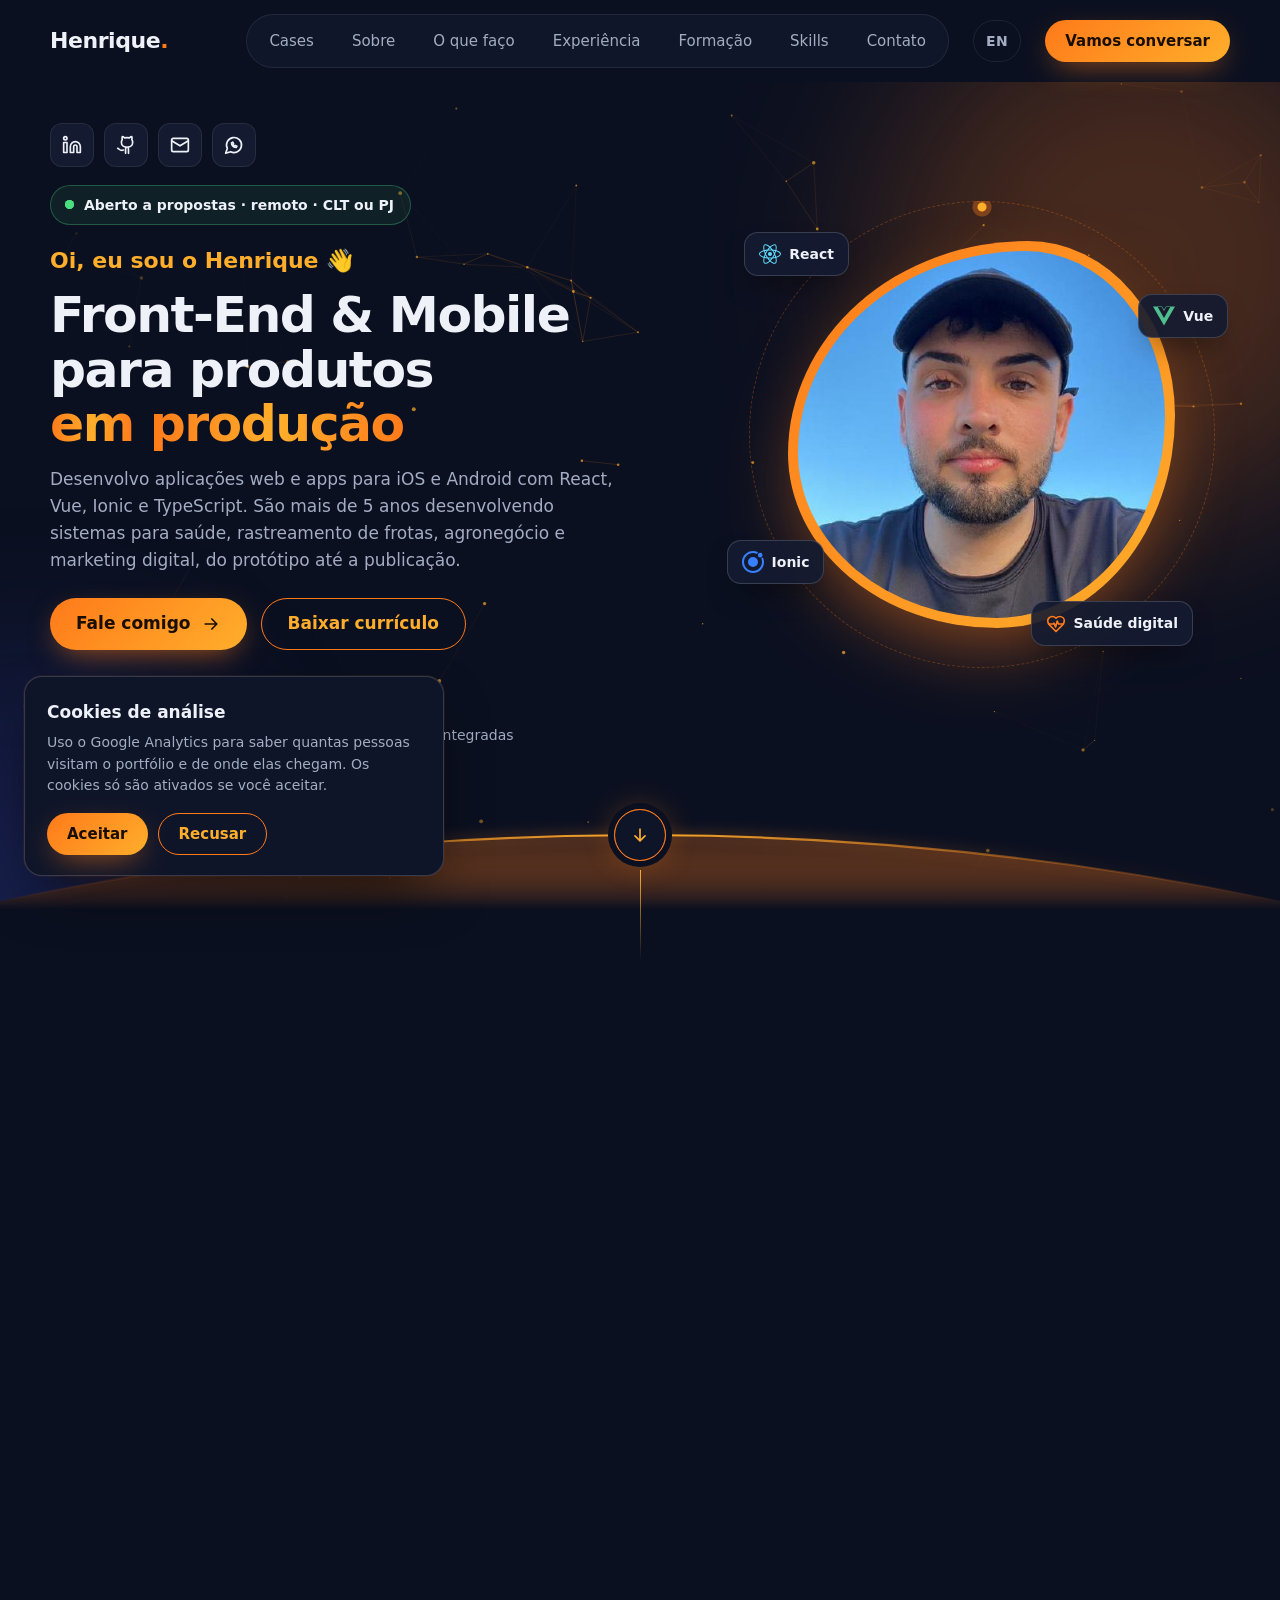
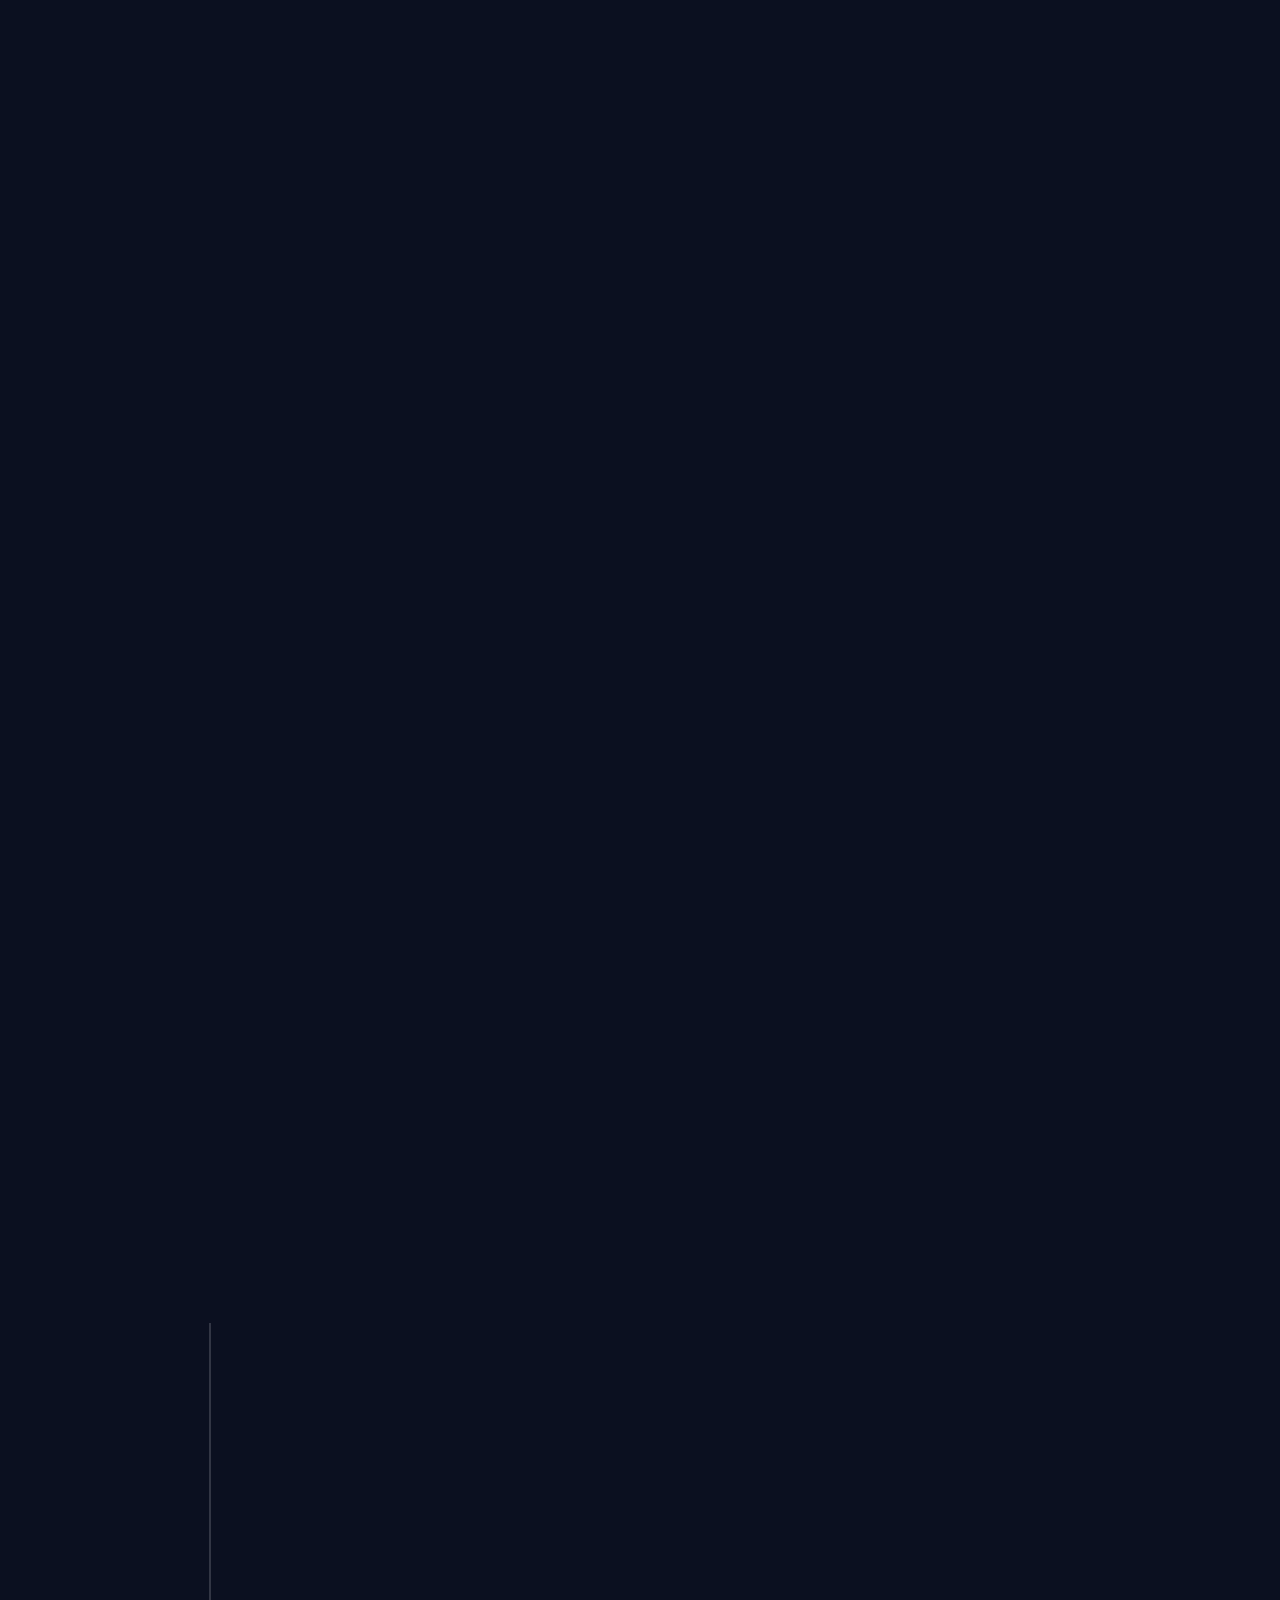
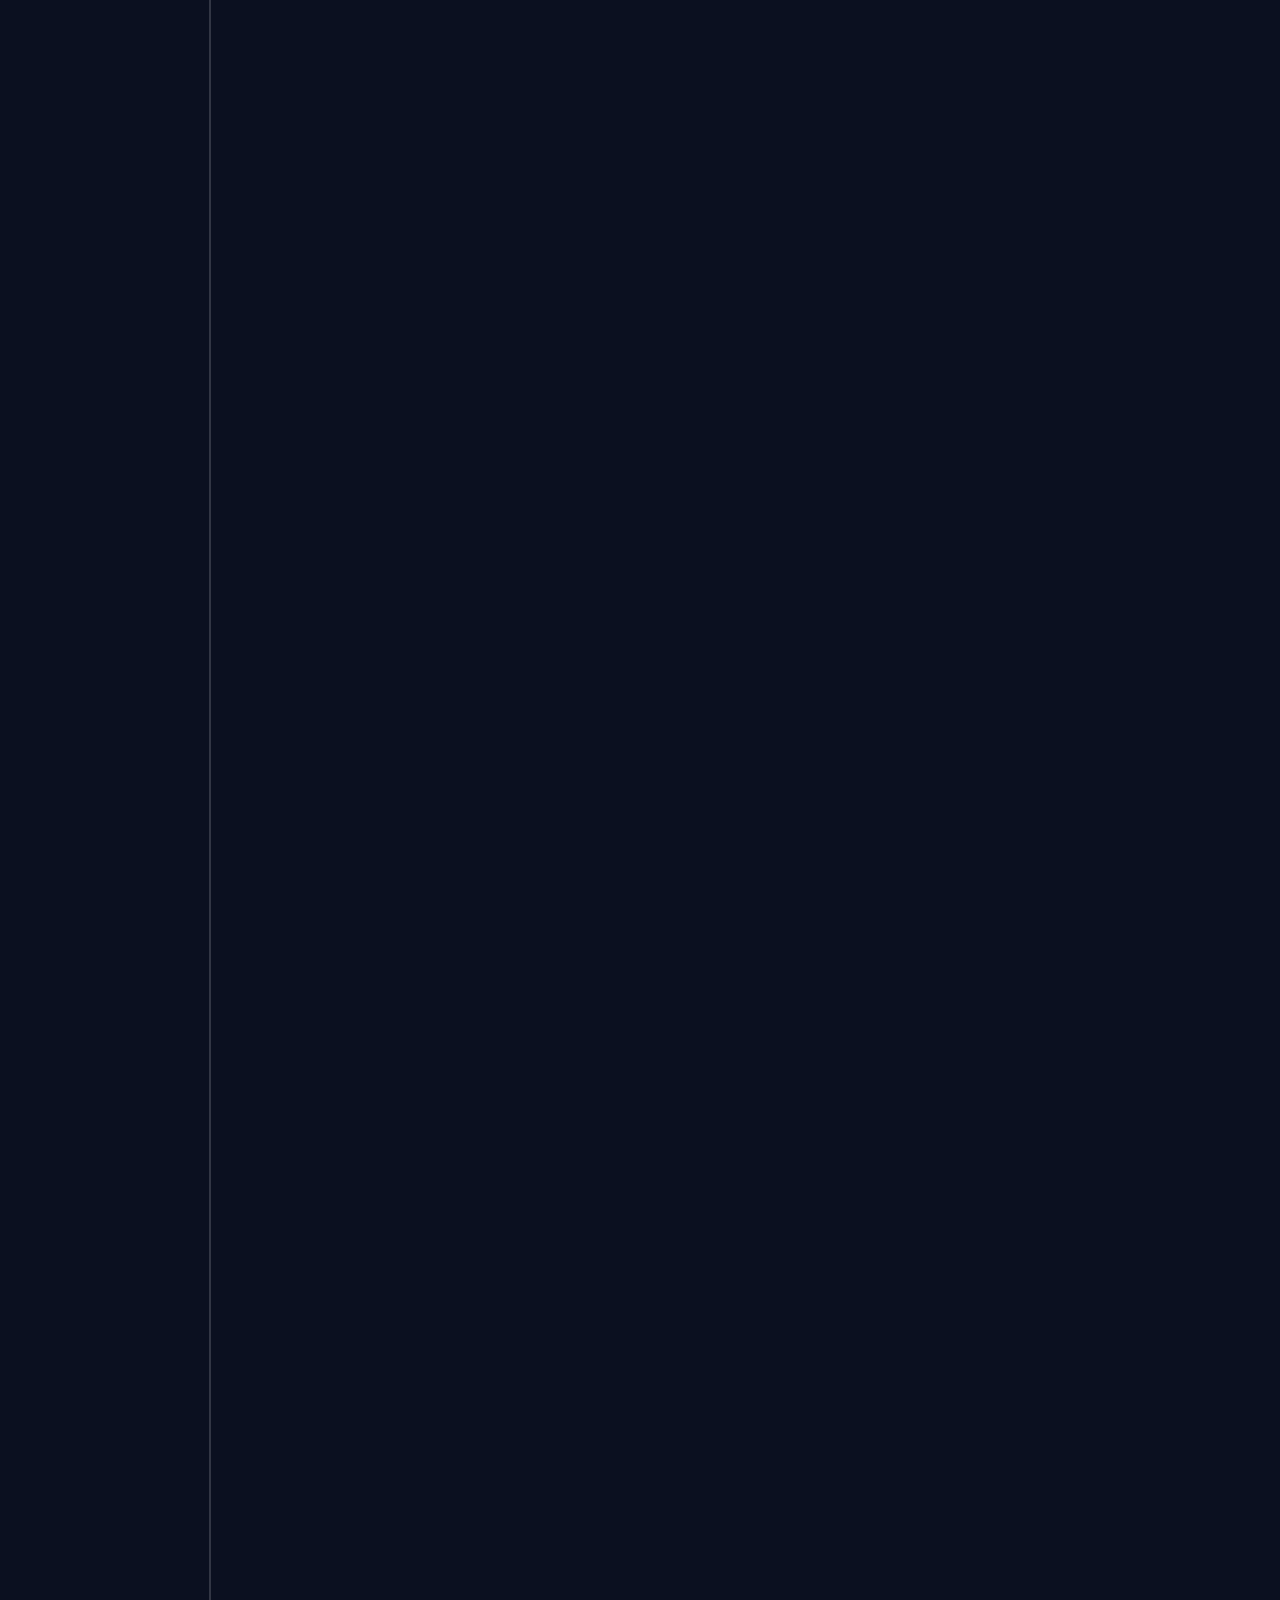
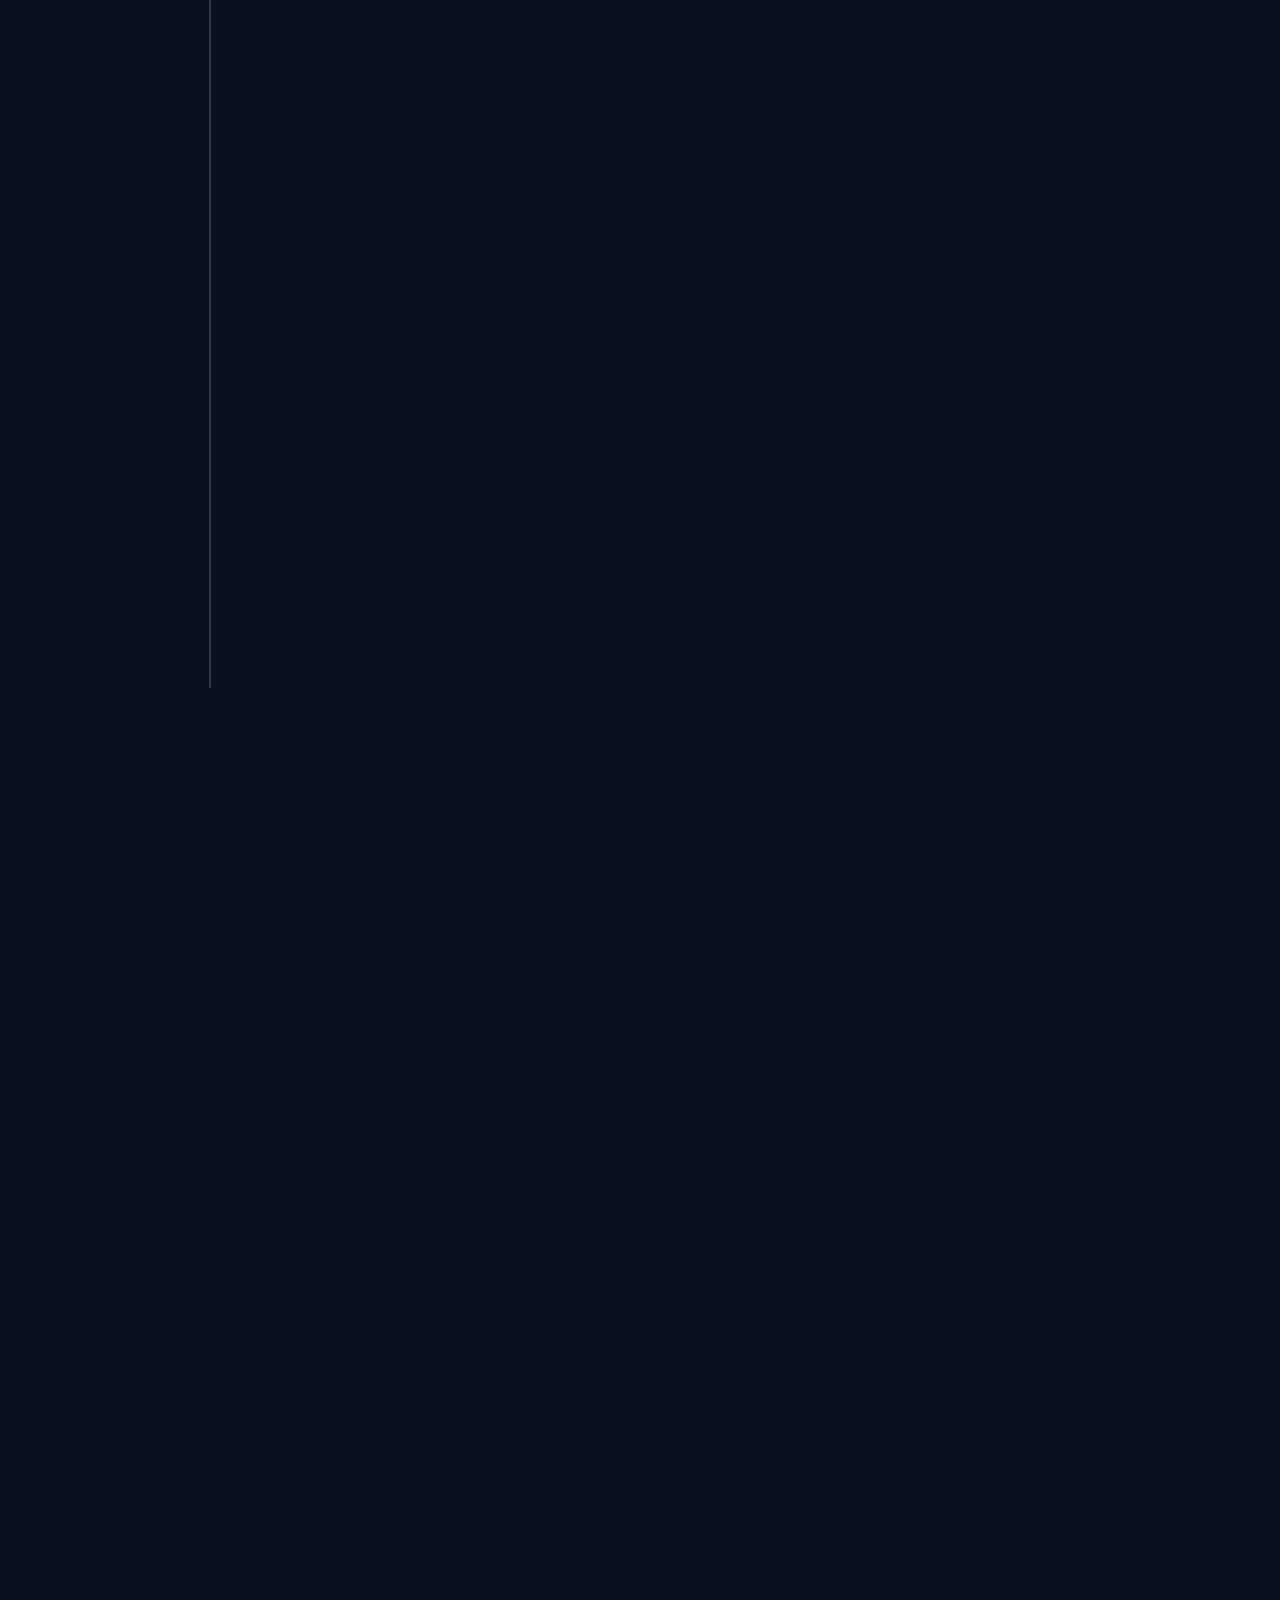
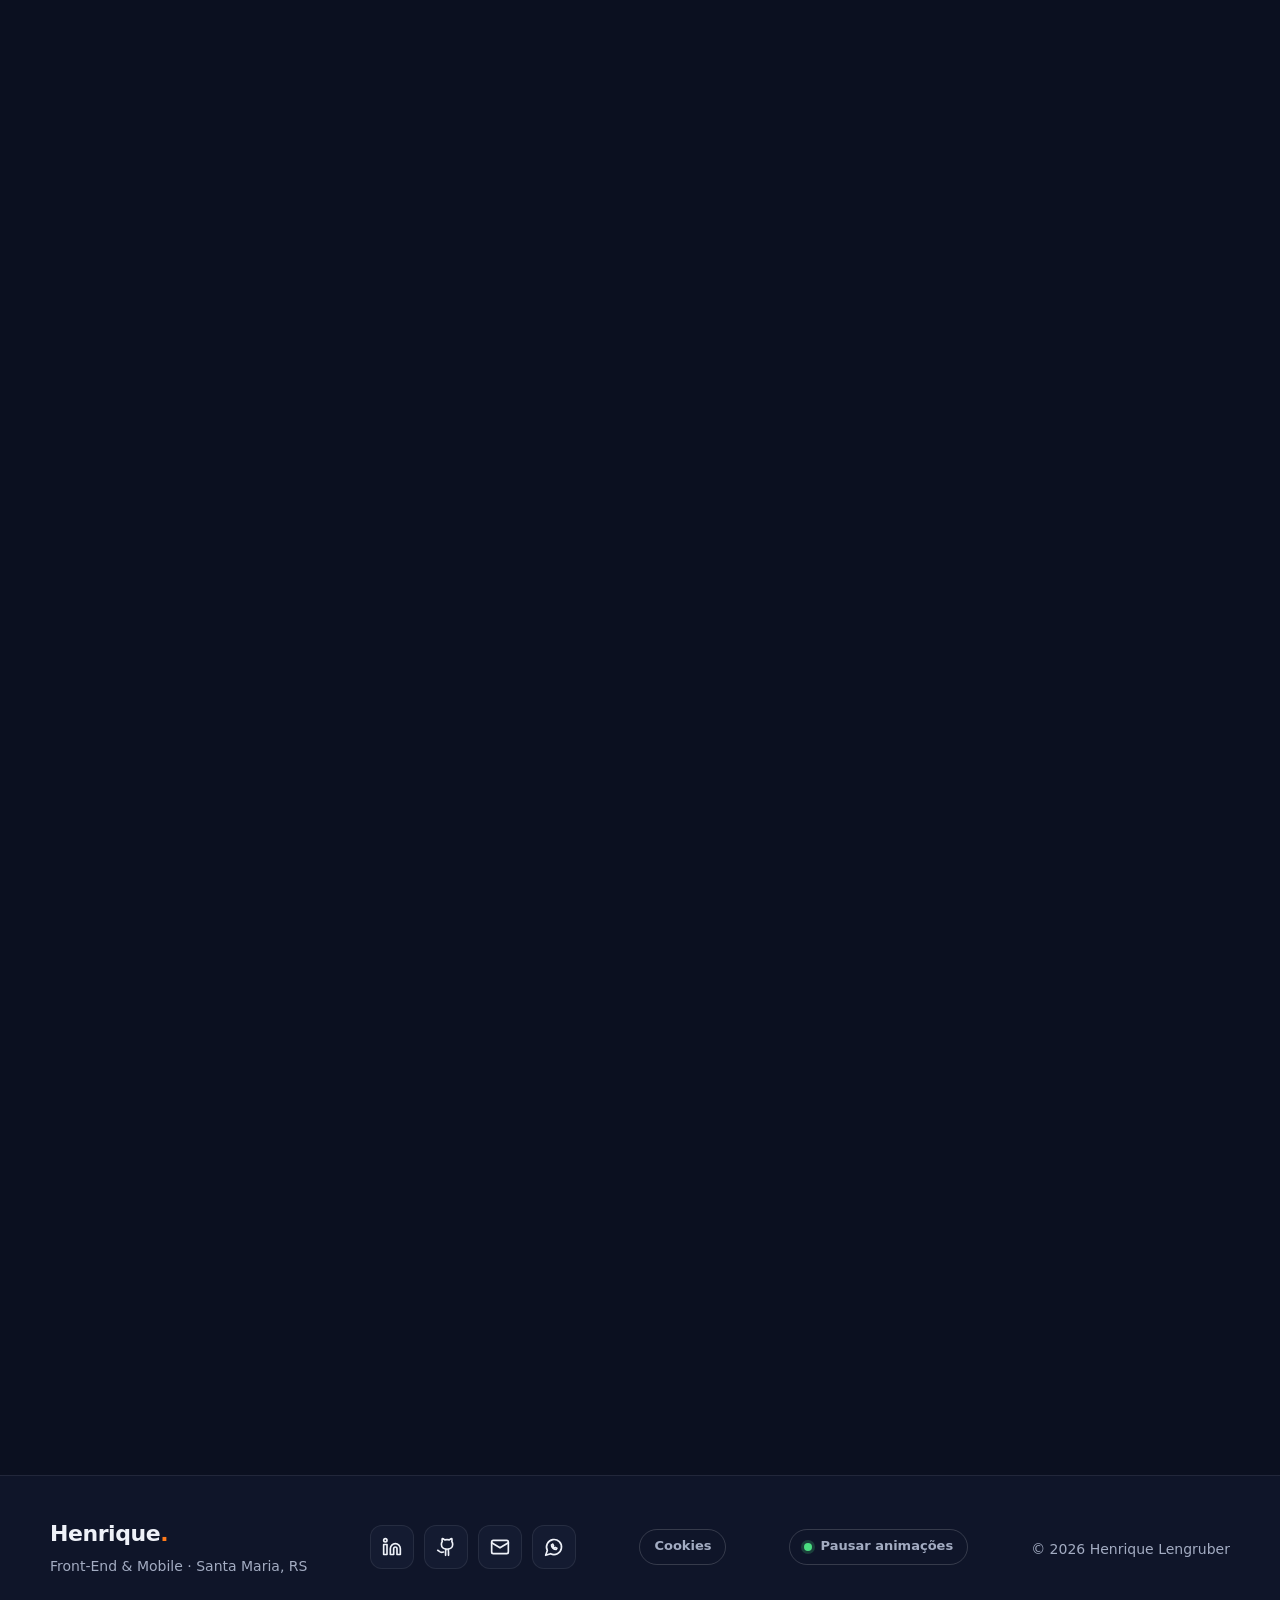
<file: index.html>
<!doctype html>
<html lang="pt-BR">
<head>
  <meta charset="utf-8">
  <meta name="viewport" content="width=device-width, initial-scale=1">
  <meta http-equiv="Content-Security-Policy" content="default-src 'self'; script-src 'self' 'sha256-Du+OJKJSbdUgz5nrHeWWINvez6XKDDU/tyj/5c2uvwo=' https://www.googletagmanager.com; style-src 'self' https://fonts.googleapis.com; font-src https://fonts.gstatic.com; img-src 'self' data: https://*.google-analytics.com https://*.googletagmanager.com; connect-src 'self' https://formsubmit.co https://*.google-analytics.com https://*.analytics.google.com https://*.googletagmanager.com; form-action https://formsubmit.co; base-uri 'self'; object-src 'none'">
  <meta name="referrer" content="strict-origin-when-cross-origin">
  <title>Henrique Lengruber · Front-End & Mobile</title>
  <meta name="description" content="Henrique Lengruber, desenvolvedor Front-End e Mobile. Aplicações web e apps iOS e Android com React, Vue, Ionic e TypeScript para saúde, rastreamento de frotas, agronegócio e marketing digital.">
  <meta property="og:title" content="Henrique Lengruber · Front-End & Mobile">
  <meta property="og:description" content="Aplicações web e apps iOS e Android com React, Vue, Ionic e TypeScript. Mais de 5 anos em saúde, rastreamento de frotas, agronegócio e marketing digital, do protótipo até a publicação.">
  <meta property="og:image" content="https://henriquerl55.github.io/assets/og-image.png">
  <meta property="og:image:width" content="1200">
  <meta property="og:image:height" content="630">
  <meta name="twitter:card" content="summary_large_image">
  <meta property="og:url" content="https://henriquerl55.github.io/">
  <meta property="og:type" content="website">
  <meta property="og:locale" content="pt_BR">
  <meta property="og:locale:alternate" content="en_US">
  <meta name="theme-color" content="#0b1020">
  <link rel="canonical" href="https://henriquerl55.github.io/">
  <link rel="alternate" hreflang="pt-BR" href="https://henriquerl55.github.io/">
  <link rel="alternate" hreflang="en" href="https://henriquerl55.github.io/en/">
  <link rel="alternate" hreflang="x-default" href="https://henriquerl55.github.io/">
  <script type="application/ld+json">
  {
    "@context": "https://schema.org",
    "@type": "Person",
    "name": "Henrique Lengruber",
    "jobTitle": "Desenvolvedor Front-End & Mobile",
    "description": "Desenvolvedor Front-End e Mobile com mais de 5 anos em aplicações web e apps iOS e Android para saúde, rastreamento de frotas, agronegócio e marketing digital.",
    "worksFor": [
      { "@type": "Organization", "name": "Kompa Saúde", "url": "https://www.kompa.com.br/" },
      { "@type": "Organization", "name": "Softers", "url": "https://www.softers.com.br/" }
    ],
    "url": "https://henriquerl55.github.io/",
    "image": "https://henriquerl55.github.io/assets/avatar.jpg",
    "email": "mailto:henriquerl22@outlook.com",
    "telephone": "+55-55-99963-1800",
    "address": { "@type": "PostalAddress", "addressLocality": "Santa Maria", "addressRegion": "RS", "addressCountry": "BR" },
    "alumniOf": { "@type": "CollegeOrUniversity", "name": "Universidade Federal de Santa Maria", "url": "https://www.ufsm.br/" },
    "knowsLanguage": ["pt-BR", "en"],
    "knowsAbout": ["React", "React Native", "Vue.js", "Angular", "TypeScript", "Ionic", "Capacitor", "iOS", "Android", "WebRTC", "WebSocket", "Google Maps", "Firebase", "Telemedicina", "Rastreamento de frotas", "Gestão de redes sociais", "Agricultura de precisão"],
    "sameAs": ["https://www.linkedin.com/in/henrique-lengruber-4649a41b0", "https://github.com/HenriqueRL55"]
  }
  </script>
  <link rel="icon" href="assets/favicon.svg" type="image/svg+xml">
  <link rel="preconnect" href="https://fonts.googleapis.com">
  <link rel="preconnect" href="https://fonts.gstatic.com" crossorigin>
  <link href="https://fonts.googleapis.com/css2?family=Plus+Jakarta+Sans:wght@400;500;600;700;800&display=swap" rel="stylesheet">
  <link rel="stylesheet" href="styles.css">
  <link rel="stylesheet" href="motion.css">
  <script>document.documentElement.classList.add('js')</script>
</head>
<body>
  <svg width="0" height="0" class="sprite" aria-hidden="true">
    <symbol id="i-code" viewBox="0 0 24 24"><path d="m16 18 6-6-6-6M8 6l-6 6 6 6"/></symbol>
    <symbol id="i-phone" viewBox="0 0 24 24"><rect x="5" y="2" width="14" height="20" rx="2"/><path d="M12 18h.01"/></symbol>
    <symbol id="i-pulse" viewBox="0 0 24 24"><path d="M19 14c1.5-1.5 3-3.2 3-5.5A5.5 5.5 0 0 0 16.5 3c-1.8 0-3 .5-4.5 2-1.5-1.5-2.7-2-4.5-2A5.5 5.5 0 0 0 2 8.5c0 2.3 1.5 4 3 5.5l7 7Z"/><path d="M3.2 12H9l.5-1 2 4.5 2-7 1.5 3.5h5.8"/></symbol>
    <symbol id="i-video" viewBox="0 0 24 24"><path d="m16 13 5.2 3.5a.5.5 0 0 0 .8-.4V7.9a.5.5 0 0 0-.8-.4L16 11"/><rect x="2" y="6" width="14" height="12" rx="2"/></symbol>
    <symbol id="i-box" viewBox="0 0 24 24"><path d="M21 8 12 3 3 8v8l9 5 9-5V8Z"/><path d="m3 8 9 5 9-5M12 13v8"/></symbol>
    <symbol id="i-mail" viewBox="0 0 24 24"><rect x="2" y="4" width="20" height="16" rx="2"/><path d="m22 7-10 6L2 7"/></symbol>
    <symbol id="i-whatsapp" viewBox="0 0 24 24"><path d="M7.9 20A9 9 0 1 0 4 16.1L2 22Z"/><path d="M9 9.5c0 3 2.5 5.5 5.5 5.5l1-1.5-2-1-1 .8a4 4 0 0 1-1.8-1.8l.8-1-1-2L9 9.5Z"/></symbol>
    <symbol id="i-pin" viewBox="0 0 24 24"><path d="M20 10c0 6-8 12-8 12S4 16 4 10a8 8 0 0 1 16 0Z"/><circle cx="12" cy="10" r="3"/></symbol>
    <symbol id="i-cap" viewBox="0 0 24 24"><path d="M22 10 12 5 2 10l10 5 10-5Z"/><path d="M6 12v5c3 2 9 2 12 0v-5"/></symbol>
    <symbol id="i-arrow" viewBox="0 0 24 24"><path d="M5 12h14M13 6l6 6-6 6"/></symbol>
    <symbol id="i-send" viewBox="0 0 24 24"><path d="m22 2-7 20-4-9-9-4 20-7Z"/><path d="M22 2 11 13"/></symbol>
    <symbol id="i-linkedin" viewBox="0 0 24 24"><path d="M16 8a6 6 0 0 1 6 6v7h-4v-7a2 2 0 0 0-4 0v7h-4v-7a6 6 0 0 1 6-6Z"/><rect x="2" y="9" width="4" height="12"/><circle cx="4" cy="4" r="2"/></symbol>
    <symbol id="i-github" viewBox="0 0 24 24"><path d="M15 22v-4a4.8 4.8 0 0 0-1-3.5c3 0 6-2 6-5.5.1-1.3-.3-2.5-1-3.5.3-1.2.3-2.4 0-3.5 0 0-1 0-3 1.5a10.4 10.4 0 0 0-5.5 0C8.5 2 7.5 2 7.5 2c-.3 1.1-.3 2.3 0 3.5A5.4 5.4 0 0 0 6.5 9c0 3.5 3 5.5 6 5.5-.4.5-.7 1-.8 1.7-.2.6-.3 1.2-.2 1.8v4"/><path d="M9 18c-4.5 2-5-2-7-2"/></symbol>
    <symbol id="i-menu" viewBox="0 0 24 24"><path d="M4 7h16M4 12h16M4 17h16"/></symbol>
    <symbol id="i-check" viewBox="0 0 24 24"><path d="M20 6 9 17l-5-5"/></symbol>
    <symbol id="i-spark" viewBox="0 0 24 24"><path d="M12 3v4M12 17v4M3 12h4M17 12h4M6.3 6.3l2.5 2.5M15.2 15.2l2.5 2.5M6.3 17.7l2.5-2.5M15.2 8.8l2.5-2.5"/></symbol>
    <symbol id="i-link" viewBox="0 0 24 24"><path d="M10 13a5 5 0 0 0 7.5.5l3-3a5 5 0 0 0-7-7l-1.7 1.7"/><path d="M14 11a5 5 0 0 0-7.5-.5l-3 3a5 5 0 0 0 7 7l1.7-1.7"/></symbol>
    <symbol id="i-leaf" viewBox="0 0 24 24"><path d="M11 20A7 7 0 0 1 9.8 6.1C15.5 5 17 4.5 19 2c1 2 2 4.2 2 8 0 5.5-4.8 10-10 10Z"/><path d="M2 21c0-3 1.9-5.4 5.1-6C9.5 14.5 12 13 13 12"/></symbol>
    <symbol id="i-share" viewBox="0 0 24 24"><circle cx="18" cy="5" r="3"/><circle cx="6" cy="12" r="3"/><circle cx="18" cy="19" r="3"/><path d="m8.6 13.5 6.8 4M15.4 6.5l-6.8 4"/></symbol>
    <symbol id="i-copy" viewBox="0 0 24 24"><rect x="9" y="9" width="13" height="13" rx="2"/><path d="M5 15H4a2 2 0 0 1-2-2V4a2 2 0 0 1 2-2h9a2 2 0 0 1 2 2v1"/></symbol>
  </svg>

  <a class="skip" href="#conteudo">Pular para o conteúdo</a>

  <header class="nav">
    <div class="nav__inner">
      <a class="logo" href="#topo">Henrique<span>.</span></a>
      <button class="nav__toggle" type="button" aria-expanded="false" aria-controls="menu" aria-label="Abrir menu" data-label-open="Abrir menu" data-label-close="Fechar menu">
        <svg class="icon"><use href="#i-menu"/></svg>
      </button>
      <nav class="nav__links" id="menu" aria-label="Principal">
        <a href="#cases">Cases</a>
        <a href="#sobre">Sobre</a>
        <a href="#servicos">O que faço</a>
        <a href="#experiencia">Experiência</a>
        <a href="#formacao">Formação</a>
        <a href="#skills">Skills</a>
        <a href="#contato">Contato</a>
      </nav>
      <a class="lang" href="en/" hreflang="en" lang="en" aria-label="EN · Read in English">EN</a>
      <a class="btn btn--small nav__cta" href="#contato">Vamos conversar</a>
    </div>
  </header>

  <main id="conteudo">
    <section class="hero" id="topo">
      <div class="glow glow--one" aria-hidden="true"></div>
      <div class="glow glow--two" aria-hidden="true"></div>

      <div class="container hero__grid">
        <div class="hero__text">
          <ul class="socials reveal" aria-label="Redes">
            <li><a href="https://www.linkedin.com/in/henrique-lengruber-4649a41b0" rel="noopener" aria-label="LinkedIn"><svg class="icon"><use href="#i-linkedin"/></svg></a></li>
            <li><a href="https://github.com/HenriqueRL55" rel="noopener" aria-label="GitHub"><svg class="icon"><use href="#i-github"/></svg></a></li>
            <li><a href="mailto:henriquerl22@outlook.com" aria-label="E-mail"><svg class="icon"><use href="#i-mail"/></svg></a></li>
            <li><a href="https://wa.me/5555999631800" rel="noopener" aria-label="WhatsApp"><svg class="icon"><use href="#i-whatsapp"/></svg></a></li>
          </ul>

          <p class="status reveal"><span class="status__dot" aria-hidden="true"></span>Aberto a propostas · remoto · CLT ou PJ</p>
          <p class="hero__hello reveal">Oi, eu sou o Henrique <span class="wave" aria-hidden="true">👋</span></p>
          <h1 class="hero__title reveal">Front-End &amp; Mobile para produtos <span class="accent">em produção</span></h1>
          <p class="hero__lead reveal">Desenvolvo aplicações web e apps para iOS e Android com React, Vue, Ionic e TypeScript. São mais de 5 anos desenvolvendo sistemas para saúde, rastreamento de frotas, agronegócio e marketing digital, do protótipo até a publicação.</p>

          <div class="hero__actions reveal">
            <a class="btn" href="#contato">Fale comigo <svg class="icon"><use href="#i-arrow"/></svg></a>
            <a class="btn btn--ghost" href="assets/cv/henrique-lengruber-cv-pt.pdf" download>Baixar currículo</a>
          </div>

          <dl class="stats reveal">
            <div><dt>Anos de front</dt><dd><span data-count="5">5</span>+</dd></div>
            <div><dt>Apps de telemedicina</dt><dd><span data-count="3">3</span></dd></div>
            <div><dt>Redes integradas</dt><dd><span data-count="7">7</span></dd></div>
          </dl>
        </div>

        <div class="hero__visual reveal">
          <div class="blob">
            <img src="assets/avatar.jpg" width="460" height="460" alt="Foto de Henrique Lengruber">
          </div>
          <span class="float float--react"><img src="assets/icons/react.svg" alt="" width="22" height="22">React</span>
          <span class="float float--vue"><img src="assets/icons/vuedotjs.svg" alt="" width="22" height="22">Vue</span>
          <span class="float float--ionic"><img src="assets/icons/ionic.svg" alt="" width="22" height="22">Ionic</span>
          <span class="float float--badge" data-domains="pulse:Saúde digital|share:Redes sociais|leaf:Agronegócio|pin:Frotas em tempo real|cap:Educação acessível"><svg class="icon"><use href="#i-pulse"/></svg>Saúde digital</span>
        </div>
      </div>
    </section>

    <div class="horizon reveal">
      <svg class="horizon__arc" viewBox="0 0 1440 200" preserveAspectRatio="none" aria-hidden="true">
        <defs>
          <linearGradient id="horizon-line" x1="0" x2="1">
            <stop offset="0" stop-color="#ff7a1a" stop-opacity="0"/>
            <stop offset="0.5" stop-color="#ffae2b"/>
            <stop offset="1" stop-color="#ff7a1a" stop-opacity="0"/>
          </linearGradient>
          <linearGradient id="horizon-ground" x1="0" y1="0" x2="0" y2="1">
            <stop offset="0" class="horizon__haze"/>
            <stop offset="0.45" class="horizon__floor"/>
          </linearGradient>
        </defs>
        <path class="horizon__ground" d="M0 200V110Q720 -10 1440 110V200Z"/>
        <path class="horizon__line" d="M0 110Q720 -10 1440 110" pathLength="1"/>
        <path class="horizon__spark" d="M0 110Q720 -10 1440 110" pathLength="1"/>
      </svg>
      <a class="horizon__cue" href="#cases" aria-label="Ir para os cases"><svg class="icon"><use href="#i-arrow"/></svg></a>
    </div>

    <section class="section" id="cases">
      <div class="container">
        <header class="section__head">
          <h2 class="section__title reveal">Cases em <span class="accent">destaque</span></h2>
          <p class="section__sub reveal">O problema, o meu papel e o que mudou depois</p>
        </header>

        <div class="cases">
          <article class="case reveal">
            <div class="case__visual chat" aria-hidden="true">
              <span class="chat__bubble chat__bubble--ai"><svg class="icon"><use href="#i-spark"/></svg>Há quanto tempo está com febre?</span>
              <span class="chat__bubble chat__bubble--me">Desde ontem, 38,5 °C</span>
              <span class="chat__route"><svg class="icon"><use href="#i-check"/></svg>Encaminhado ao clínico</span>
            </div>
            <p class="case__company">Kompa Saúde · Unimed</p>
            <h3>Triagem com IA antes da consulta</h3>
            <dl class="case__facts">
              <div><dt>Problema</dt><dd>A consulta inicial era longa e o paciente nem sempre chegava ao atendimento certo.</dd></div>
              <div><dt>Meu papel</dt><dd>Liderei o front da triagem com IA da Unimed.</dd></div>
              <div><dt>O que fiz</dt><dd>Fiz o front da pré-triagem por IA, que o paciente responde antes da consulta, e do totem de autoatendimento, com cadastro em 3 etapas e encaminhamento depois do chat com a IA.</dd></div>
            </dl>
            <ul class="tags"><li>React</li><li>Ionic</li><li>TypeScript</li><li>WebSocket</li></ul>
            <p class="case__result"><strong>até −25%</strong><span>no tempo da consulta inicial</span></p>
          </article>
          <article class="case reveal">
            <div class="case__visual kanban" aria-hidden="true">
              <div class="kanban__col"><span class="kanban__title">Pauta</span><i></i><i></i></div>
              <div class="kanban__col"><span class="kanban__title">Aprovação</span><i class="is-moving"></i></div>
              <div class="kanban__col"><span class="kanban__title">Agendado</span><i class="is-done"></i><i class="is-done"></i></div>
            </div>
            <p class="case__company">Hype Social</p>
            <h3>Da pauta no kanban ao post publicado</h3>
            <dl class="case__facts">
              <div><dt>Problema</dt><dd>Agências cuidam de vários clientes, cada um com perfis em várias redes e conteúdo que precisa de aprovação.</dd></div>
              <div><dt>Meu papel</dt><dd>Sou o principal desenvolvedor e lidero o front.</dd></div>
              <div><dt>O que fiz</dt><dd>Construí do zero o kanban de pautas em tempo real e a aprovação do cliente no calendário, e implementei as regras de publicação de cada rede.</dd></div>
            </dl>
            <ul class="tags"><li>Vue 3</li><li>TypeScript</li><li>Pinia</li><li>Socket</li></ul>
            <p class="case__result"><strong>7 redes</strong><span>conectadas em um workspace por cliente</span></p>
          </article>
          <article class="case reveal">
            <div class="case__visual fleet" aria-hidden="true">
              <span class="fleet__live">ao vivo</span>
              <i></i><i></i><i></i><i></i><i></i><i></i><i></i>
              <span class="fleet__count"><svg class="icon"><use href="#i-pin"/></svg>800 mil+ veículos</span>
            </div>
            <p class="case__company">Delta Global</p>
            <h3>Mapa de frota em tempo real sem travar a tela</h3>
            <dl class="case__facts">
              <div><dt>Problema</dt><dd>O mapa precisava mostrar em tempo real uma frota de mais de 800 mil veículos, e componentes pesados rerenderizavam além do necessário.</dd></div>
              <div><dt>Meu papel</dt><dd>Desenvolvi o mapa de frota e os dashboards da operação.</dd></div>
              <div><dt>O que fiz</dt><dd>Integrei a Google Maps API com marcadores dinâmicos em tempo real, otimizei hooks para cortar rerenders em componentes pesados e montei dashboards com ApexCharts, lazy loading e React Query.</dd></div>
            </dl>
            <ul class="tags"><li>React</li><li>Google Maps</li><li>ApexCharts</li><li>React Query</li></ul>
            <p class="case__result"><strong>até +30%</strong><span>de performance, com 800 mil+ veículos no mapa</span></p>
          </article>
          <article class="case reveal">
            <div class="case__visual heat" aria-hidden="true">
              <div class="heat__field"><i></i><i></i><i></i><i></i><i></i><i></i><i></i><i></i><i></i><i></i><i></i><i></i><i></i><i></i><i></i><i></i><i></i><i></i><i></i><i></i><i></i><i></i><i></i><i></i></div>
              <span class="heat__legend">Heatmap de lavoura</span>
            </div>
            <p class="case__company">Drakkar · Lavoura Online</p>
            <h3>Mapas de lavoura para 3.700 fazendas</h3>
            <dl class="case__facts">
              <div><dt>Problema</dt><dd>Na Lavoura Online, a plataforma de agricultura de precisão da Drakkar, os clientes analisavam no mapa a fertilidade, a aplicação e a produtividade das lavouras, e o app demorava para carregar.</dd></div>
              <div><dt>Meu papel</dt><dd>Entrei como estagiário e fiquei três anos no front, até desenvolvedor júnior.</dd></div>
              <div><dt>O que fiz</dt><dd>Refiz o app em Ionic com Angular para carregar mais rápido e integrei a Google Maps API com heatmaps de lavoura.</dd></div>
            </dl>
            <ul class="tags"><li>Ionic</li><li>Angular</li><li>Google Maps</li></ul>
            <p class="case__result"><strong>1,5 mi+</strong><span>mapas gerados por ano para mais de 1.200 clientes</span></p>
          </article>
          <article class="case reveal">
            <div class="case__visual pulse" aria-hidden="true">
              <span class="pulse__tag">IF · IPA</span>
              <div class="pulse__row"><span>Felicidade</span><span class="pulse__scale"><i></i><i></i><i></i><i class="on"></i><i></i></span></div>
              <div class="pulse__row"><span>Notas da equipe</span><span class="pulse__peers"><i>8</i><i class="on">10</i><i>9</i><i>7</i></span></div>
            </div>
            <p class="case__company">Drakkar · RH interno</p>
            <h3>Felicidade e sintonia da equipe medidas pelo RH</h3>
            <dl class="case__facts">
              <div><dt>Problema</dt><dd>O RH queria acompanhar como cada pessoa se sentia na empresa e como estava a sintonia entre os colegas de cada equipe.</dd></div>
              <div><dt>Meu papel</dt><dd>Desenvolvi o front dos três sistemas internos de RH.</dd></div>
              <div><dt>O que fiz</dt><dd>Fiz o IF (Índice de Felicidade), em que o RH acompanha como os funcionários se sentem na empresa, e o IPA, um índice de performance em que cada pessoa dá nota para os colegas e recebe nota deles. Com essas notas o RH analisa a sintonia de cada equipe. O terceiro sistema foi o Precificador.</dd></div>
            </dl>
            <ul class="tags"><li>React</li><li>Material UI</li><li>RH</li></ul>
            <p class="case__result"><strong>2 índices</strong><span>felicidade e performance entre colegas, lidos pelo RH por equipe</span></p>
          </article>
          <article class="case reveal">
            <div class="case__visual sensor" aria-hidden="true">
              <svg class="sensor__chart" viewBox="0 0 200 70" preserveAspectRatio="none"><polyline points="0,52 22,46 44,50 66,34 88,38 110,22 132,30 154,18 176,24 200,12"/></svg>
              <div class="sensor__chips"><span>Umidade</span><span>Temperatura</span><span>Solo</span></div>
            </div>
            <p class="case__company">Verden · Rastreando Soluções</p>
            <h3>Sensores do campo no mapa e no celular</h3>
            <dl class="case__facts">
              <div><dt>Problema</dt><dd>Quem estava no campo precisava acompanhar os sensores agrícolas pelo celular, com os dados chegando em tempo real.</dd></div>
              <div><dt>Meu papel</dt><dd>Estagiário de front-end no app Locus.</dd></div>
              <div><dt>O que fiz</dt><dd>Desenvolvi o Locus em React com TypeScript, integrei os sensores à Google Maps API e fiz gráficos interativos em tempo real, com interface responsiva pensada para o celular no campo.</dd></div>
            </dl>
            <ul class="tags"><li>React</li><li>TypeScript</li><li>Google Maps</li><li>Tailwind CSS</li></ul>
            <p class="case__result"><strong>50+</strong><span>tipos de sensores agrícolas no mapa</span></p>
          </article>
          <article class="case reveal">
            <div class="case__visual talk" aria-hidden="true">
              <span class="talk__tag">Oficina</span>
              <div class="talk__slide"><i></i><i></i><i></i></div>
              <div class="talk__crowd"><i></i><i></i><i></i><i></i><i></i><i></i><i></i></div>
            </div>
            <p class="case__company">PET-SI · UFSM</p>
            <h3>Oficinas técnicas para colegas do curso</h3>
            <dl class="case__facts">
              <div><dt>Contexto</dt><dd>O PET-SI oferece oficinas, grupos de estudo e eventos para os estudantes de Sistemas de Informação da UFSM.</dd></div>
              <div><dt>Meu papel</dt><dd>Assistente de ensino de maio de 2021 a setembro de 2023.</dd></div>
              <div><dt>O que fiz</dt><dd>Ministrei oficinas técnicas, mantive o site do grupo e ajudei a organizar eventos acadêmicos e grupos de estudo.</dd></div>
            </dl>
            <ul class="tags"><li>Oficinas</li><li>Site do grupo</li><li>Grupos de estudo</li></ul>
            <p class="case__result"><strong>2 anos+</strong><span>como assistente de ensino</span></p>
          </article>
          <article class="case reveal">
            <div class="case__visual braille" aria-hidden="true">
              <span class="braille__tag">Diretrizes</span>
              <div class="braille__line"><span class="braille__cell"><i class="on"></i><i></i><i></i><i></i><i></i><i></i></span><span class="braille__cell"><i class="on"></i><i></i><i class="on"></i><i></i><i></i><i></i></span><span class="braille__cell"><i class="on"></i><i class="on"></i><i></i><i></i><i></i><i></i></span><span class="braille__cell"><i class="on"></i><i class="on"></i><i></i><i class="on"></i><i></i><i></i></span></div>
            </div>
            <p class="case__company">TCC · UFSM</p>
            <h3>Diretrizes para ensinar computação a alunos cegos</h3>
            <dl class="case__facts">
              <div><dt>Contexto</dt><dd>Um colega de Sistemas de Informação foi, segundo ele, o primeiro aluno cego num curso de exatas da UFSM. As disciplinas de cálculo e as que dependem de leitura visual eram as mais difíceis para ele.</dd></div>
              <div><dt>Meu papel</dt><dd>Autor do TCC, orientado pela Profa. Giliane Bernardi (2024).</dd></div>
              <div><dt>O que fiz</dt><dd>Fiz uma revisão sistemática de estudos de 2014 a 2024, entrevistei esse aluno e conversei com o PET-SI. A partir disso escrevi diretrizes para professores montarem material didático acessível.</dd></div>
            </dl>
            <ul class="tags"><li>Acessibilidade</li><li>Revisão sistemática</li><li>Educação</li></ul>
            <p class="case__result"><strong>Em sala</strong><span>a orientadora aplicou as diretrizes nas aulas dela, com bom resultado</span></p>
          </article>
          <article class="case reveal">
            <div class="case__visual odds" aria-hidden="true">
              <span class="odds__tag">SISU</span>
              <div class="odds__meter"><b><span data-count="72">72</span>%</b><span class="odds__bar"><i></i></span></div>
              <div class="odds__pins"><i></i><i></i><i></i><i></i></div>
            </div>
            <p class="case__company">Projeto pessoal · em desenvolvimento</p>
            <h3>Chance no SISU e moradia para quem vai entrar na faculdade</h3>
            <dl class="case__facts">
              <div><dt>Problema</dt><dd>Quem faz o ENEM escolhe curso e cidade sem saber a chance real de passar e, depois, precisa achar onde morar numa cidade que não conhece.</dd></div>
              <div><dt>Meu papel</dt><dd>Criei e desenvolvo sozinho o app, a API e o painel administrativo.</dd></div>
              <div><dt>O que fiz</dt><dd>Fiz o app em React Native com Expo para iOS, Android e web. A calculadora estima a chance de aprovação com as notas de corte do SISU de 2018 a 2025. O marketplace de moradia tem mapa, chat e avaliações só de quem morou no imóvel. Por trás há uma API em Fastify com PostgreSQL e PostGIS e um painel em React com controle de acesso por papel.</dd></div>
            </dl>
            <ul class="tags"><li>React Native</li><li>Expo</li><li>TypeScript</li><li>Fastify</li><li>PostgreSQL</li></ul>
            <p class="case__result"><strong>7.313</strong><span>cursos do MEC no catálogo</span></p>
          </article>
        </div>
      </div>
    </section>

    <section class="section" id="sobre">
      <div class="container about">
        <div class="about__cards reveal">
          <figure class="about__photo">
            <img src="assets/avatar.jpg" width="460" height="460" alt="Henrique Lengruber de boné, ao ar livre, com o céu azul ao fundo" loading="lazy">
          </figure>
          <div class="about__fact">
            <svg class="icon"><use href="#i-cap"/></svg>
            <strong>Sistemas de Informação</strong>
            <span>Bacharel pela UFSM</span>
          </div>
          <div class="about__fact">
            <svg class="icon"><use href="#i-pin"/></svg>
            <strong>Santa Maria, RS</strong>
            <span>Remoto · Brasil e exterior</span>
          </div>
          <div class="about__badge"><span>na área desde</span><strong>2021</strong></div>
        </div>

        <div class="about__text">
          <h2 class="section__title reveal">Sobre <span class="accent">mim</span></h2>
          <p class="section__sub reveal">Front-End &amp; Mobile com foco em produto</p>
          <p class="reveal">Comecei como estagiário em 2021 e desde então trabalho com interfaces web e mobile para produtos em produção. Já desenvolvi sistemas de rastreamento de frotas, agricultura de precisão e telemedicina, além de uma plataforma de gestão de redes sociais.</p>
          <p class="reveal">Gosto de interface que aguenta o uso real: tela que abre rápido no celular, fluxo que alguém usa pela primeira vez sem precisar de manual, código que o próximo dev consegue manter. Trabalho junto com design, backend e produto. Hoje atuo em telemedicina, em apps que a Prefeitura de Joinville e a Secretaria da Saúde de SP oferecem à população, e numa plataforma SaaS que agências usam para publicar nas redes dos clientes.</p>

          <div class="about__actions reveal">
            <a class="btn" href="#experiencia">Ver experiência <svg class="icon"><use href="#i-arrow"/></svg></a>
            <a class="btn btn--ghost" href="https://www.linkedin.com/in/henrique-lengruber-4649a41b0" rel="noopener">Abrir LinkedIn</a>
          </div>
        </div>
      </div>
    </section>

    <section class="section" id="servicos">
      <div class="container">
        <header class="section__head">
          <h2 class="section__title reveal">O que eu <span class="accent">faço</span></h2>
          <p class="section__sub reveal">Onde eu mais contribuo em um time de produto</p>
        </header>

        <div class="services services--two">
          <article class="service reveal">
            <span class="service__icon"><svg class="icon"><use href="#i-code"/></svg></span>
            <h3>Aplicações web</h3>
            <p>SPAs em React e Vue 3 com TypeScript: painéis, CRUDs, formulários complexos e telas responsivas fiéis ao protótipo.</p>
          </article>
          <article class="service reveal">
            <span class="service__icon"><svg class="icon"><use href="#i-phone"/></svg></span>
            <h3>Apps mobile</h3>
            <p>Apps iOS e Android com Ionic e Capacitor, do mesmo código da web até a publicação nas lojas.</p>
          </article>
          <article class="service reveal">
            <span class="service__icon"><svg class="icon"><use href="#i-pulse"/></svg></span>
            <h3>Saúde digital</h3>
            <p>Telemedicina, pré-triagem com IA, transcrição da consulta, login Gov.br e multi-tenant para redes públicas e operadoras.</p>
          </article>
          <article class="service reveal">
            <span class="service__icon"><svg class="icon"><use href="#i-video"/></svg></span>
            <h3>Tempo real</h3>
            <p>Rastreamento de frotas com mais de 800 mil veículos no mapa, filas de atendimento ao vivo com WebSocket e Socket.IO, transcrição por WebRTC e chamadas de vídeo, sem recarregar a página.</p>
          </article>
        </div>
      </div>
    </section>

    <section class="section" id="experiencia">
      <div class="container">
        <header class="section__head">
          <h2 class="section__title reveal">Minha <span class="accent">experiência</span></h2>
          <p class="section__sub reveal">Onde trabalhei e o que entreguei</p>
        </header>

        <ol class="timeline">
          <li class="job reveal">
            <div class="job__head">
              <div>
                <h3><a class="job__link" href="https://www.kompa.com.br/" rel="noopener">Kompa Saúde</a></h3>
                <p class="job__role">Desenvolvedor Front-End &amp; Mobile · remoto</p>
              </div>
              <span class="job__period">jun 2025 – hoje</span>
            </div>
            <ul class="job__points">
              <li>Apps do profissional, do paciente e do gestor da plataforma white-label da Kompa, usada pela SES-SP e pelo Hospital das Clínicas em um projeto para milhões de cidadãos, pela Prefeitura de Joinville no atendimento à população, por Unimeds, pela Plena e pela MentalClean. Maior autor de commits nos três, com mais de <strong>1.000</strong> commits.</li>
              <li>Pré-triagem com IA que reduziu em até <strong>25%</strong> o tempo da consulta inicial.</li>
              <li>Liderei o front da triagem com IA da Unimed, incluindo o totem de autoatendimento.</li>
              <li>Transcrição da teleconsulta em tempo real com OpenAI Realtime via WebRTC e anotação clínica por agente de IA, do áudio ao texto com CIDs.</li>
            </ul>
            <details class="job__more">
              <summary>Ver mais</summary>
              <ul class="job__points">
                <li>Apps iOS e Android com Capacitor: build white-label para 2 marcas e 4 ambientes, Fastlane, TestFlight, push, deep links e Crashlytics.</li>
                <li>Arquitetura hexagonal, lint e CI de qualidade no app do paciente, acessibilidade com leitor de tela e revisão e merge de <strong>118</strong> PRs de colegas.</li>
                <li>Participei do Technical Blueprint do ecossistema e da auditoria do app do paciente.</li>
              </ul>
            </details>
            <ul class="tags"><li>React</li><li>Ionic</li><li>Capacitor</li><li>Zustand</li><li>TypeScript</li><li>WebSocket</li><li>WebRTC</li><li>Fastlane</li></ul>
          </li>

          <li class="job reveal">
            <div class="job__head">
              <div>
                <h3><a class="job__link" href="https://www.hypesocial.com.br/" rel="noopener">Hype Social</a> · Softers</h3>
                <p class="job__role">Líder de Front-End · em paralelo à Kompa</p>
              </div>
              <span class="job__period">mar 2026 – hoje</span>
            </div>
            <ul class="job__points">
              <li>Sou o principal desenvolvedor e lidero o front do Hype Social, plataforma SaaS da Softers para gestão de redes sociais, usada por agências e social medias de todo o Brasil.</li>
              <li>Construí do zero o workflow de pautas em kanban, com atualização em tempo real e agendamento direto do card, e a aprovação do cliente no calendário.</li>
              <li>Publicação em Instagram, Facebook, Threads, TikTok, YouTube, LinkedIn e Google Meu Negócio: conexão por OAuth, regras de mídia de cada rede e tratamento dos erros das APIs.</li>
            </ul>
            <details class="job__more">
              <summary>Ver mais</summary>
              <ul class="job__points">
                <li>Assinatura com Stripe, relatório de Meta Ads, conectores de IA para Claude e ChatGPT e app iOS e Android com Capacitor.</li>
                <li>Criei <strong>250</strong> dos 283 arquivos de teste do app e levei a suíte de 929 para <strong>1.173</strong> testes.</li>
              </ul>
            </details>
            <ul class="tags"><li>Vue 3</li><li>TypeScript</li><li>Pinia</li><li>Element Plus</li><li>Capacitor</li><li>Stripe</li><li>Vitest</li></ul>
          </li>

          <li class="job reveal">
            <div class="job__head">
              <div>
                <h3>Delta Global</h3>
                <p class="job__role">Desenvolvedor Front-End</p>
              </div>
              <span class="job__period">out 2024 – abr 2025</span>
            </div>
            <ul class="job__points">
              <li>Mapa de frota em tempo real com Google Maps e marcadores dinâmicos para mais de <strong>800 mil</strong> veículos.</li>
              <li>Até <strong>30%</strong> mais performance otimizando hooks e cortando rerenders em componentes pesados.</li>
              <li>Biblioteca de componentes no Storybook usada por mais de <strong>5.000</strong> prestadores.</li>
              <li>Responsividade refeita com Styled Components e Material UI e até <strong>40%</strong> menos chamados ligados à interface.</li>
            </ul>
            <details class="job__more">
              <summary>Ver mais</summary>
              <ul class="job__points">
                <li>Dashboards com ApexCharts e lazy loading para as métricas da operação, com dados via React Query.</li>
              </ul>
            </details>
            <ul class="tags"><li>React</li><li>Material UI</li><li>Styled Components</li><li>Google Maps</li><li>ApexCharts</li><li>Storybook</li><li>React Query</li></ul>
          </li>

          <li class="job reveal">
            <div class="job__head">
              <div>
                <h3>Parceria Genética</h3>
                <p class="job__role">Desenvolvedor WordPress · freelance</p>
              </div>
              <span class="job__period">set 2024 – nov 2024</span>
            </div>
            <ul class="job__points">
              <li>Site da Parceria Genética, empresa de genética bovina das raças Angus e Brangus.</li>
              <li>Desenhei a interface e implementei o site em WordPress.</li>
            </ul>
            <ul class="tags"><li>WordPress</li><li>UI design</li></ul>
          </li>
          <li class="job reveal">
            <div class="job__head">
              <div>
                <h3>Drakkar Agricultura de Precisão</h3>
                <p class="job__role">Estágio e desenvolvimento Front-End</p>
              </div>
              <span class="job__period">ago 2021 – ago 2024</span>
            </div>
            <ul class="job__points">
              <li>App da Lavoura Online refeito em Ionic e Angular, carregando mais rápido, para mais de <strong>1.200</strong> clientes e <strong>5 milhões</strong> de hectares.</li>
              <li>Google Maps com heatmaps de lavoura para <strong>3.700</strong> fazendas e mais de <strong>1,5 milhão</strong> de mapas gerados por ano.</li>
              <li>Três sistemas internos de RH em React e Material UI: IF (Índice de Felicidade), IPA (notas de performance entre colegas) e Precificador.</li>
            </ul>
            <ul class="tags"><li>Ionic</li><li>Angular</li><li>React</li><li>Material UI</li><li>Google Maps</li></ul>
          </li>

          <li class="job reveal">
            <div class="job__head">
              <div>
                <h3>Verden · Rastreando Soluções</h3>
                <p class="job__role">Estágio Front-End</p>
              </div>
              <span class="job__period">out 2023 – jan 2024</span>
            </div>
            <ul class="job__points">
              <li>App Locus em React com TypeScript e Material UI.</li>
              <li>Monitoramento de mais de <strong>50</strong> tipos de sensores agrícolas no Google Maps, com gráficos em tempo real.</li>
              <li>Interface responsiva com Styled Components e Tailwind, otimizada para o celular no campo.</li>
            </ul>
            <ul class="tags"><li>React</li><li>TypeScript</li><li>Tailwind CSS</li><li>Google Maps</li></ul>
          </li>
          <li class="job reveal">
            <div class="job__head">
              <div>
                <h3>Pro Elite Assessoria</h3>
                <p class="job__role">Desenvolvedor WordPress · freelance · remoto</p>
              </div>
              <span class="job__period">mar 2023 – jun 2023</span>
            </div>
            <ul class="job__points">
              <li>Site da Pro Elite, assessoria esportiva de corrida de rua com treinadores e fisioterapeuta.</li>
              <li>Design feito no Figma e implementado em WordPress.</li>
            </ul>
            <ul class="tags"><li>WordPress</li><li>Figma</li><li>UI design</li></ul>
          </li>
        </ol>
      </div>
    </section>

    <section class="section" id="processo">
      <div class="container">
        <header class="section__head">
          <h2 class="section__title reveal">Como eu <span class="accent">trabalho</span></h2>
          <p class="section__sub reveal">Hábitos que mantêm o código de pé depois do deploy</p>
        </header>

        <div class="services services--two">
          <article class="service reveal">
            <span class="service__icon"><svg class="icon"><use href="#i-check"/></svg></span>
            <h3>Teste que prova o conserto</h3>
            <p>Todo bug corrigido ganha um teste que falha sem o conserto. Antes de entregar, reverto o fix e confiro que o teste quebra.</p>
          </article>
          <article class="service reveal">
            <span class="service__icon"><svg class="icon"><use href="#i-code"/></svg></span>
            <h3>Revisão e qualidade</h3>
            <p>Reviso e faço merge dos PRs do time na Kompa e no Hype, e mantenho lint, pre-commit e CI de qualidade no app do paciente.</p>
          </article>
          <article class="service reveal">
            <span class="service__icon"><svg class="icon"><use href="#i-link"/></svg></span>
            <h3>Contrato antes do código</h3>
            <p>Antes de mexer em payload ou integração, confiro o contrato real no backend. No Hype, documentei no repositório as regras de cada rede social.</p>
          </article>
          <article class="service reveal">
            <span class="service__icon"><svg class="icon"><use href="#i-spark"/></svg></span>
            <h3>IA com critério</h3>
            <p>Uso Claude Code no dia a dia, com skills por repositório, um catálogo de armadilhas e code review antes de entregar.</p>
          </article>
        </div>
      </div>
    </section>

    <section class="section" id="formacao">
      <div class="container">
        <header class="section__head">
          <h2 class="section__title reveal">Formação e <span class="accent">cursos</span></h2>
          <p class="section__sub reveal">Base acadêmica e estudos complementares</p>
        </header>

        <div class="education">
          <article class="job job--plain reveal">
            <p class="case__company">Formação acadêmica</p>
            <div class="job__head">
              <div>
                <h3>Sistemas de Informação</h3>
                <p class="job__role">Bacharelado · Universidade Federal de Santa Maria (UFSM)</p>
              </div>
              <span class="job__period">2019 – 2024</span>
            </div>
            <div class="job__head education__activity">
              <div>
                <h3>PET-SI</h3>
                <p class="job__role">Assistente de ensino</p>
              </div>
              <span class="job__period">mai 2021 – set 2023</span>
            </div>
            <ul class="job__points">
              <li>Oficinas técnicas para estudantes de Sistemas de Informação.</li>
              <li>Manutenção do site do grupo, eventos acadêmicos e grupos de estudo.</li>
            </ul>
          </article>

          <article class="job job--plain reveal">
            <p class="case__company">Cursos complementares</p>
            <ul class="job__points">
              <li>Web &amp; Mobile Design Completo · Udemy</li>
              <li>Web Design Completo · Origamid</li>
              <li>UI Design · Origamid</li>
              <li>UX Design e Heurísticas · Origamid</li>
              <li>Adobe XD · Origamid</li>
              <li>CSS Grid Layout e CSS Flexbox · Origamid</li>
            </ul>
            <ul class="tags"><li>UI</li><li>UX</li><li>Adobe XD</li><li>CSS Grid</li><li>Flexbox</li></ul>
          </article>
        </div>
      </div>
    </section>

    <section class="section" id="skills">
      <div class="container">
        <header class="section__head">
          <h2 class="section__title reveal">Minhas <span class="accent">skills</span></h2>
          <p class="section__sub reveal">Ferramentas do dia a dia e onde usei cada uma</p>
        </header>

        <div class="skill-groups">
          <section class="skill-group reveal">
            <h3><svg class="icon"><use href="#i-code"/></svg>Web</h3>
            <ul class="skills">
              <li class="skill"><img src="assets/icons/react.svg" alt="" width="36" height="36" loading="lazy"><strong>React</strong><span>Kompa, Delta, Drakkar, Verden</span></li>
              <li class="skill"><img src="assets/icons/typescript.svg" alt="" width="36" height="36" loading="lazy"><strong>TypeScript</strong><span>Kompa, Hype</span></li>
              <li class="skill"><img src="assets/icons/vuedotjs.svg" alt="" width="36" height="36" loading="lazy"><strong>Vue 3</strong><span>Hype</span></li>
              <li class="skill"><img src="assets/icons/angular.svg" alt="" width="36" height="36" loading="lazy"><strong>Angular</strong><span>Drakkar</span></li>
              <li class="skill"><img src="assets/icons/mui.svg" alt="" width="36" height="36" loading="lazy"><strong>Material UI</strong><span>Delta, Drakkar, Verden</span></li>
              <li class="skill"><img src="assets/icons/styledcomponents.svg" alt="" width="36" height="36" loading="lazy"><strong>Styled Components</strong><span>Delta, Verden</span></li>
              <li class="skill"><img src="assets/icons/tailwindcss.svg" alt="" width="36" height="36" loading="lazy"><strong>Tailwind CSS</strong><span>Verden</span></li>
              <li class="skill"><img src="assets/icons/reactquery.svg" alt="" width="36" height="36" loading="lazy"><strong>React Query</strong><span>Delta</span></li>
            </ul>
          </section>
          <section class="skill-group reveal">
            <h3><svg class="icon"><use href="#i-phone"/></svg>Mobile</h3>
            <ul class="skills">
              <li class="skill"><img src="assets/icons/ionic.svg" alt="" width="36" height="36" loading="lazy"><strong>Ionic</strong><span>Kompa, Drakkar</span></li>
              <li class="skill"><img src="assets/icons/capacitor.svg" alt="" width="36" height="36" loading="lazy"><strong>Capacitor</strong><span>iOS e Android · Kompa, Hype</span></li>
              <li class="skill"><img src="assets/icons/react.svg" alt="" width="36" height="36" loading="lazy"><strong>React Native</strong><span>Expo · projeto pessoal</span></li>
              <li class="skill"><img src="assets/icons/fastlane.svg" alt="" width="36" height="36" loading="lazy"><strong>Fastlane</strong><span>Kompa</span></li>
              <li class="skill"><img src="assets/icons/firebase.svg" alt="" width="36" height="36" loading="lazy"><strong>Firebase</strong><span>Hype · Crashlytics na Kompa</span></li>
            </ul>
          </section>
          <section class="skill-group reveal">
            <h3><svg class="icon"><use href="#i-video"/></svg>Tempo real e mapas</h3>
            <ul class="skills">
              <li class="skill"><img src="assets/icons/socketdotio.svg" alt="" width="36" height="36" loading="lazy"><strong>Socket.IO</strong><span>Kompa</span></li>
              <li class="skill"><img src="assets/icons/webrtc.svg" alt="" width="36" height="36" loading="lazy"><strong>WebRTC</strong><span>Kompa</span></li>
              <li class="skill"><span class="skill__glyph"><svg class="icon"><use href="#i-video"/></svg></span><strong>Twilio Video</strong><span>Kompa</span></li>
              <li class="skill"><img src="assets/icons/googlemaps.svg" alt="" width="36" height="36" loading="lazy"><strong>Google Maps</strong><span>Delta, Drakkar, Verden</span></li>
            </ul>
          </section>
          <section class="skill-group reveal">
            <h3><svg class="icon"><use href="#i-box"/></svg>Estado, qualidade e design</h3>
            <ul class="skills">
              <li class="skill"><img src="assets/icons/pinia.svg" alt="" width="36" height="36" loading="lazy"><strong>Pinia</strong><span>Hype</span></li>
              <li class="skill"><span class="skill__glyph"><svg class="icon"><use href="#i-box"/></svg></span><strong>Zustand</strong><span>Kompa</span></li>
              <li class="skill"><img src="assets/icons/reacthookform.svg" alt="" width="36" height="36" loading="lazy"><strong>React Hook Form</strong><span>Kompa</span></li>
              <li class="skill"><img src="assets/icons/zod.svg" alt="" width="36" height="36" loading="lazy"><strong>Zod</strong><span>Kompa</span></li>
              <li class="skill"><img src="assets/icons/vitest.svg" alt="" width="36" height="36" loading="lazy"><strong>Vitest</strong><span>Hype</span></li>
              <li class="skill"><img src="assets/icons/storybook.svg" alt="" width="36" height="36" loading="lazy"><strong>Storybook</strong><span>Delta</span></li>
              <li class="skill"><img src="assets/icons/figma.svg" alt="" width="36" height="36" loading="lazy"><strong>Figma</strong><span>do protótipo à tela</span></li>
            </ul>
          </section>
        </div>
      </div>
    </section>

    <section class="section" id="contato">
      <div class="container">
        <div class="contact reveal">
          <div class="contact__info">
            <h2 class="section__title">Procurando um dev <span class="accent">front-end ou mobile</span>?</h2>
            <p>Vaga CLT ou PJ, produto de saúde ou projeto: me conta o que você precisa.</p>
            <ul class="contact__list">
              <li><svg class="icon"><use href="#i-mail"/></svg><a href="mailto:henriquerl22@outlook.com">henriquerl22@outlook.com</a><button class="copy" type="button" data-copy="henriquerl22@outlook.com" data-label-done="Copiado!" data-label-fail="Não deu para copiar" aria-label="Copiar e-mail"><svg class="icon"><use href="#i-copy"/></svg><span aria-live="polite">Copiar</span></button></li>
              <li><svg class="icon"><use href="#i-whatsapp"/></svg><a href="https://wa.me/5555999631800" rel="noopener">WhatsApp · +55 55 99963-1800</a></li>
              <li><svg class="icon"><use href="#i-linkedin"/></svg><a href="https://www.linkedin.com/in/henrique-lengruber-4649a41b0" rel="noopener">linkedin.com/in/henrique-lengruber</a></li>
              <li><svg class="icon"><use href="#i-pin"/></svg><span>Santa Maria, RS · remoto</span></li>
            </ul>
          </div>

          <form class="form" id="form-contato" data-default-topic="Contato" data-msg-sending="Enviando…" data-msg-success="Mensagem enviada! Respondo no e-mail que você informou." data-msg-cooldown="Você acabou de enviar uma mensagem. Aguarde um minuto para enviar outra." data-msg-error="Não consegui enviar por aqui, então abri o seu app de e-mail com a mensagem pronta." action="https://formsubmit.co/henriquerl22@outlook.com" method="post">
            <fieldset class="form__topics">
              <legend>Assunto</legend>
              <label class="chip"><input type="radio" name="assunto" value="Vaga CLT" checked><span>Vaga CLT</span></label>
              <label class="chip"><input type="radio" name="assunto" value="Vaga PJ"><span>Vaga PJ</span></label>
              <label class="chip"><input type="radio" name="assunto" value="Projeto"><span>Projeto</span></label>
              <label class="chip"><input type="radio" name="assunto" value="Outro"><span>Outro</span></label>
            </fieldset>
            <div class="form__row">
              <label class="field"><span>Seu nome</span><input type="text" name="nome" autocomplete="name" maxlength="80" required></label>
              <label class="field"><span>Empresa</span><input type="text" name="empresa" autocomplete="organization" maxlength="80"></label>
            </div>
            <label class="field"><span>Seu e-mail</span><input type="email" name="email" autocomplete="email" maxlength="120" required></label>
            <label class="field"><span>Mensagem</span><textarea name="mensagem" rows="5" minlength="10" maxlength="2000" required></textarea></label>
            <label class="form__honey" aria-hidden="true">Não preencha<input type="text" name="_honey" tabindex="-1" autocomplete="off"></label>
            <input type="hidden" name="_subject" value="Contato pelo portfólio">
            <button class="btn btn--full" type="submit">Enviar mensagem <svg class="icon"><use href="#i-send"/></svg></button>
            <p class="form__note form__status" role="status">Chega direto no meu e-mail.</p>
          </form>
        </div>
      </div>
    </section>
  </main>

  <section class="consent" aria-label="Aviso de cookies" hidden>
    <p class="consent__title">Cookies de análise</p>
    <p class="consent__text">Uso o Google Analytics para saber quantas pessoas visitam o portfólio e de onde elas chegam. Os cookies só são ativados se você aceitar.</p>
    <div class="consent__actions">
      <button class="btn btn--small" type="button" data-consent="granted">Aceitar</button>
      <button class="btn btn--small btn--ghost" type="button" data-consent="denied">Recusar</button>
    </div>
  </section>

  <footer class="footer">
    <div class="container footer__inner">
      <div>
        <a class="logo" href="#topo">Henrique<span>.</span></a>
        <p>Front-End &amp; Mobile · Santa Maria, RS</p>
      </div>
      <ul class="socials" aria-label="Redes">
        <li><a href="https://www.linkedin.com/in/henrique-lengruber-4649a41b0" rel="noopener" aria-label="LinkedIn"><svg class="icon"><use href="#i-linkedin"/></svg></a></li>
        <li><a href="https://github.com/HenriqueRL55" rel="noopener" aria-label="GitHub"><svg class="icon"><use href="#i-github"/></svg></a></li>
        <li><a href="mailto:henriquerl22@outlook.com" aria-label="E-mail"><svg class="icon"><use href="#i-mail"/></svg></a></li>
        <li><a href="https://wa.me/5555999631800" rel="noopener" aria-label="WhatsApp"><svg class="icon"><use href="#i-whatsapp"/></svg></a></li>
      </ul>
      <button class="cookie-settings" type="button" hidden>Cookies</button>
      <button class="motion-toggle" type="button" data-label-pause="Pausar animações" data-label-resume="Retomar animações"><span>Pausar animações</span></button>
      <p class="footer__copy">© 2026 Henrique Lengruber</p>
    </div>
  </footer>

  <script src="main.js" defer></script>
  <script src="motion.js" defer></script>
  <script src="consent.js" data-ga-id="G-S2KB0QDFQE" defer></script>
</body>
</html>
</file>
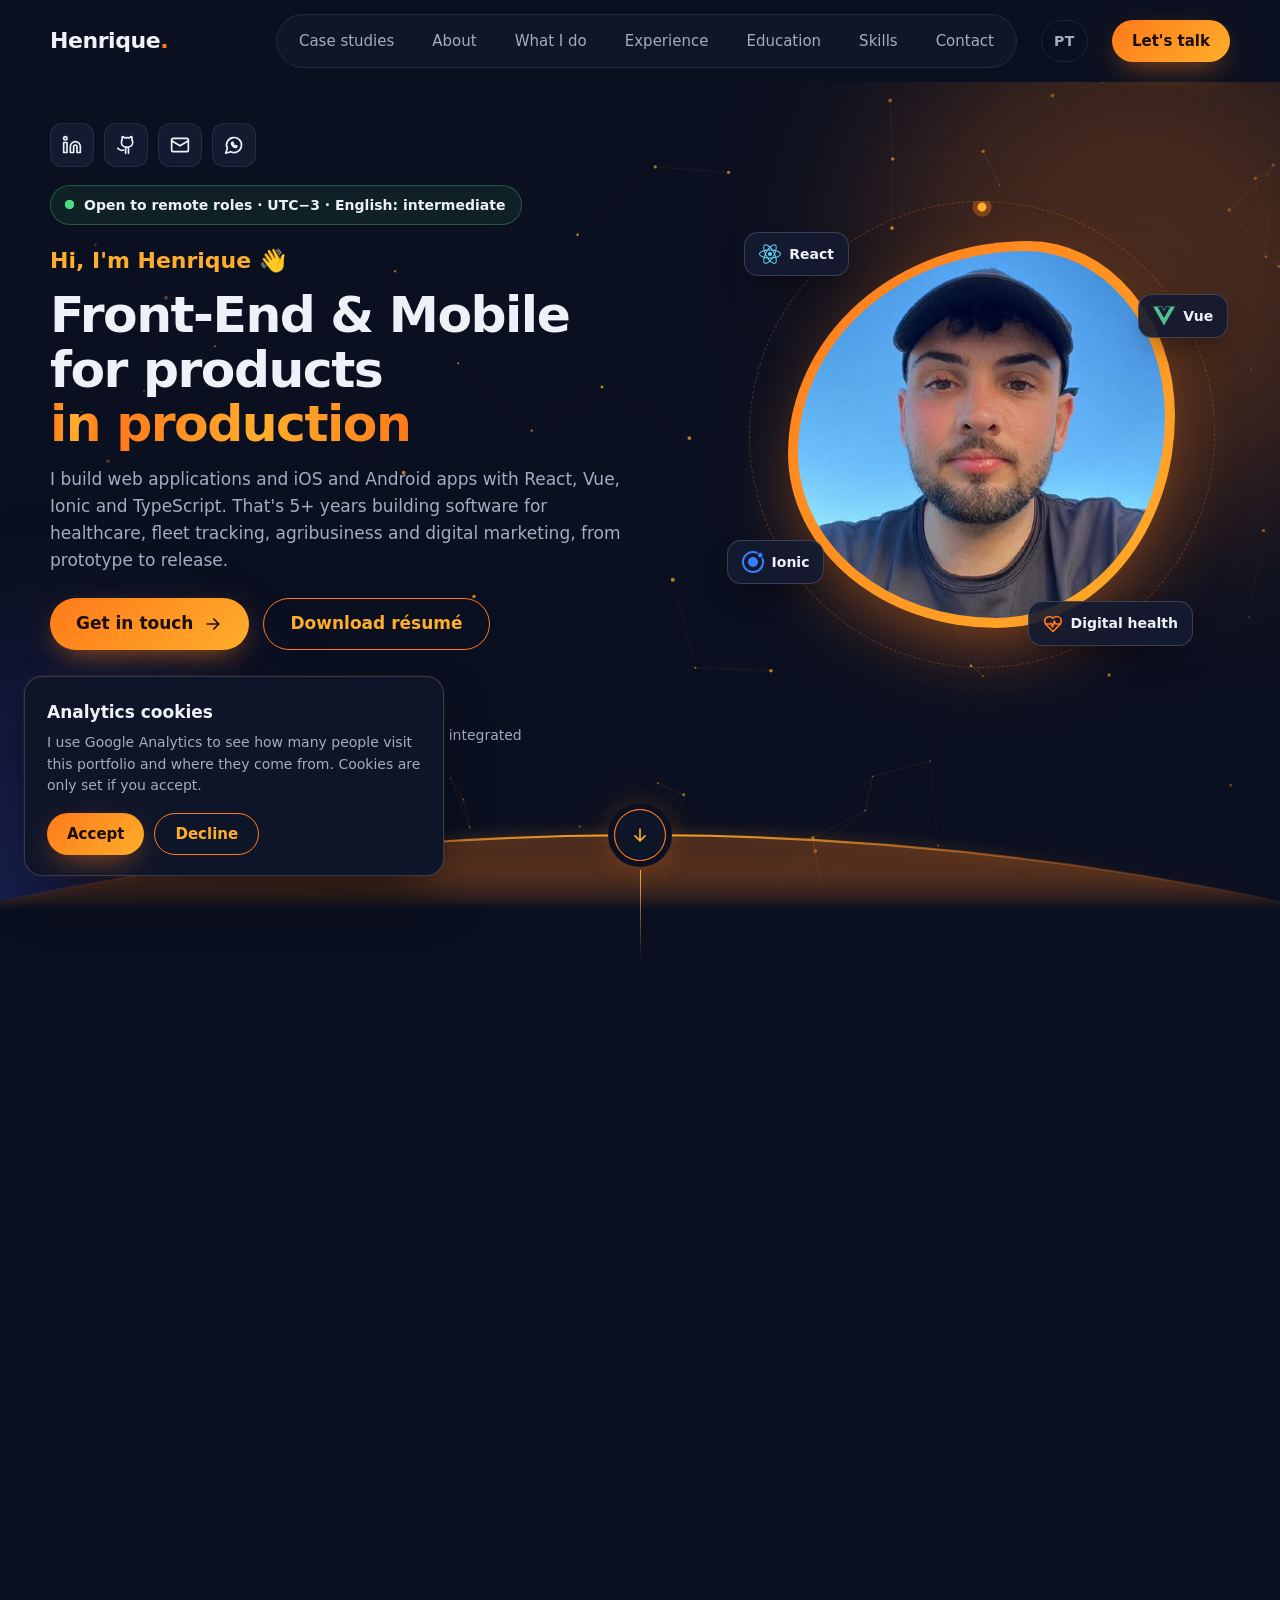
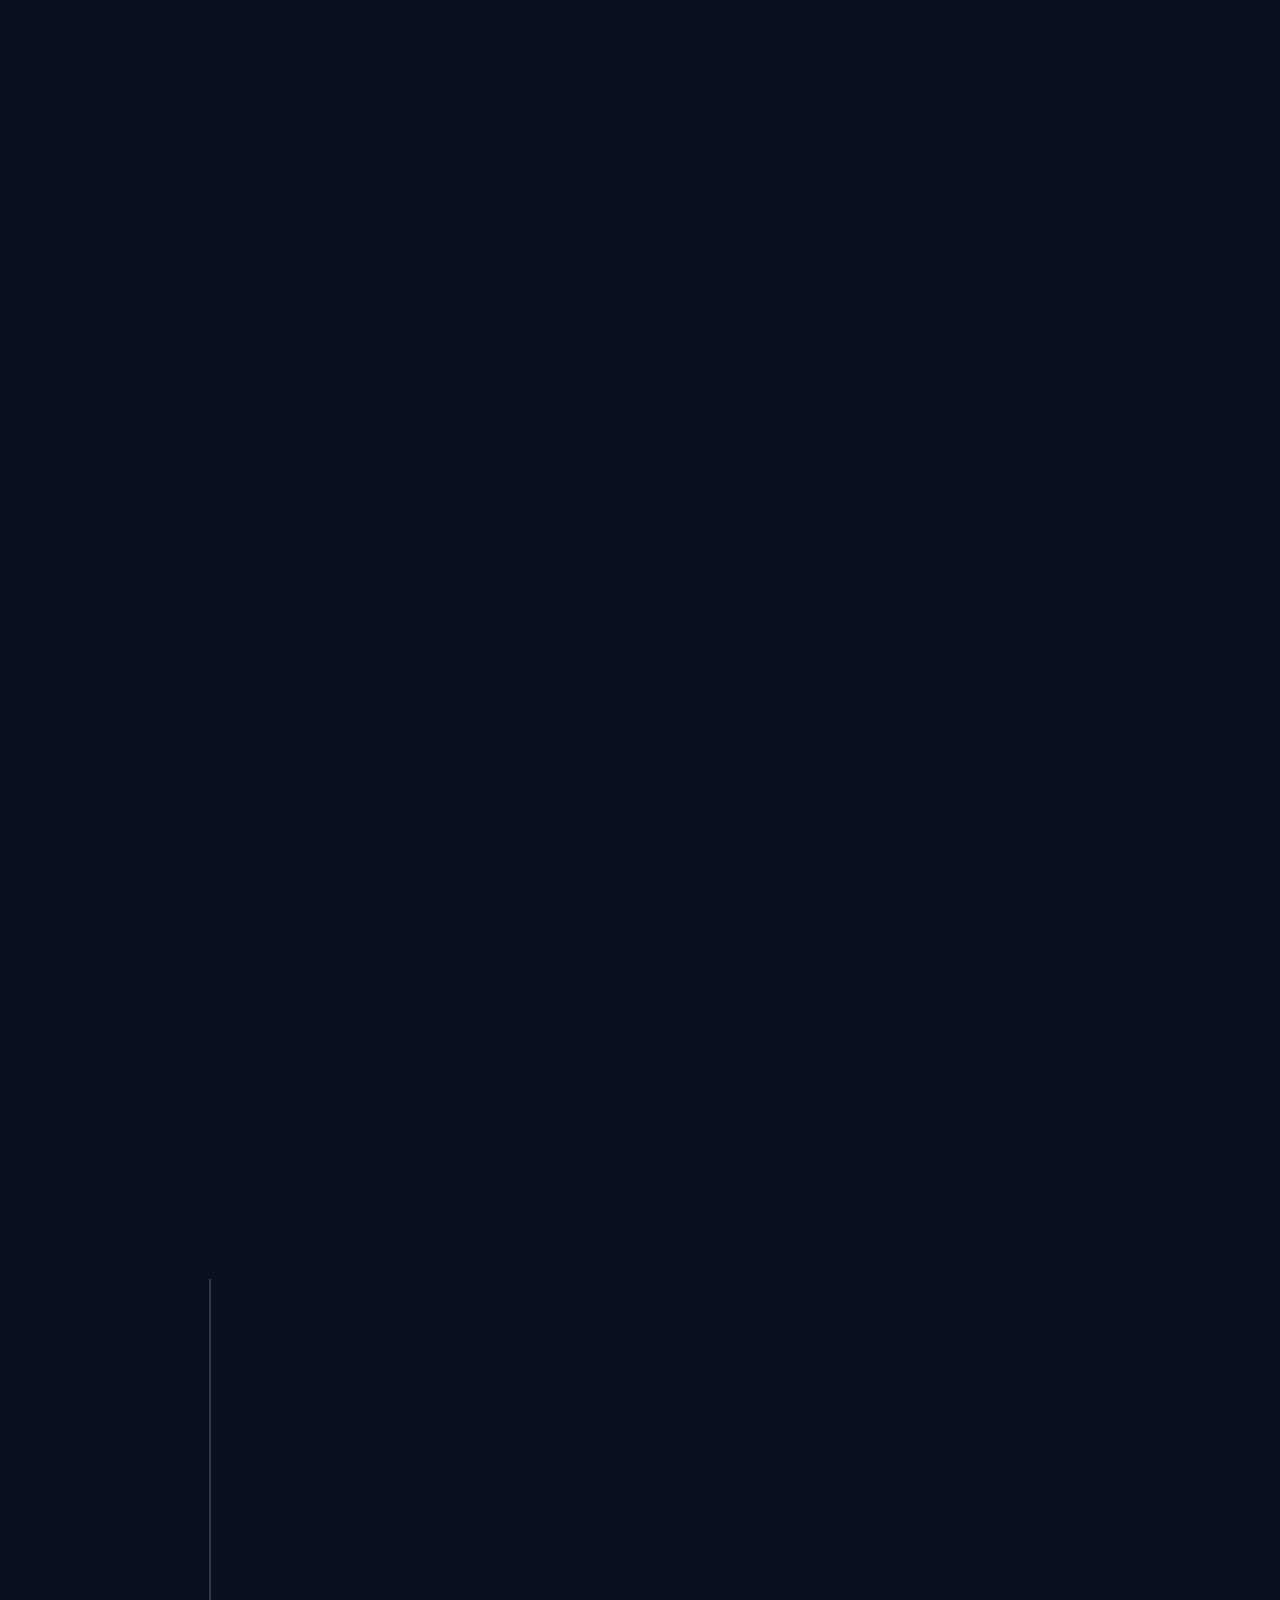
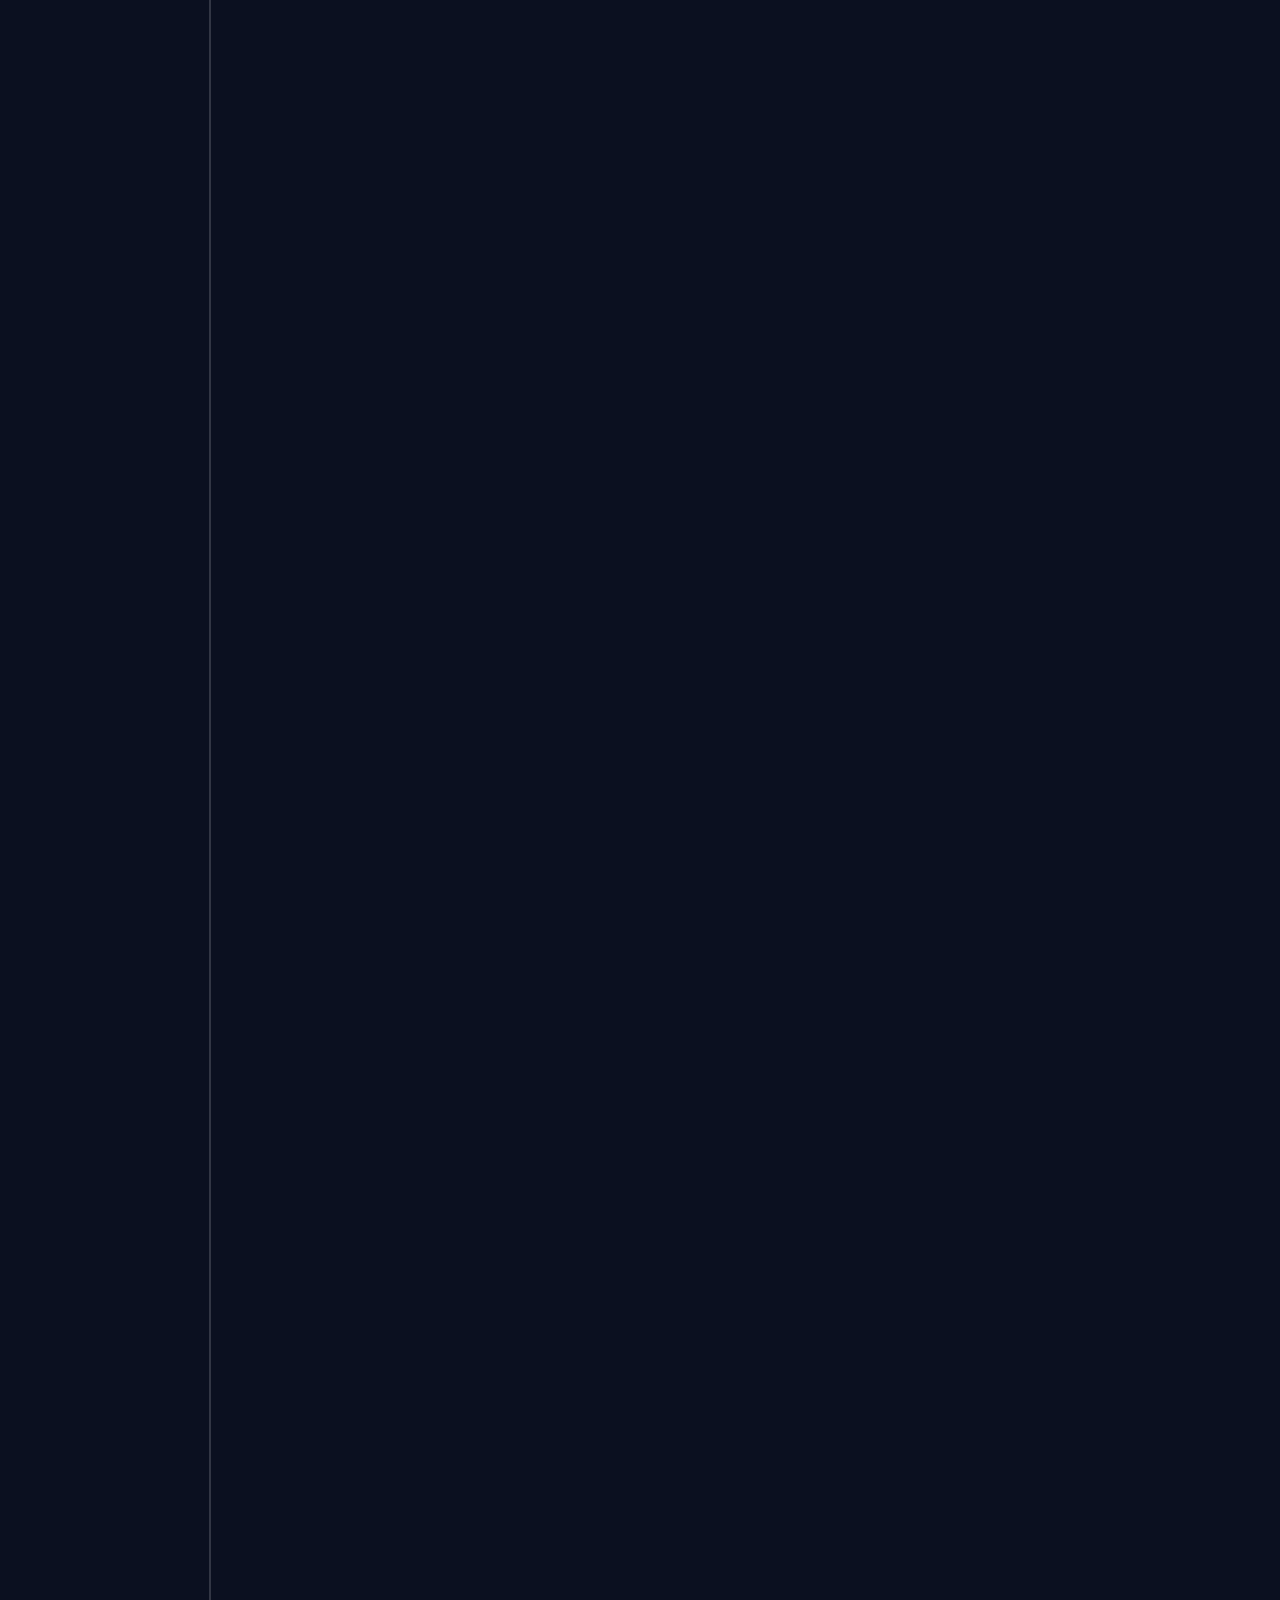
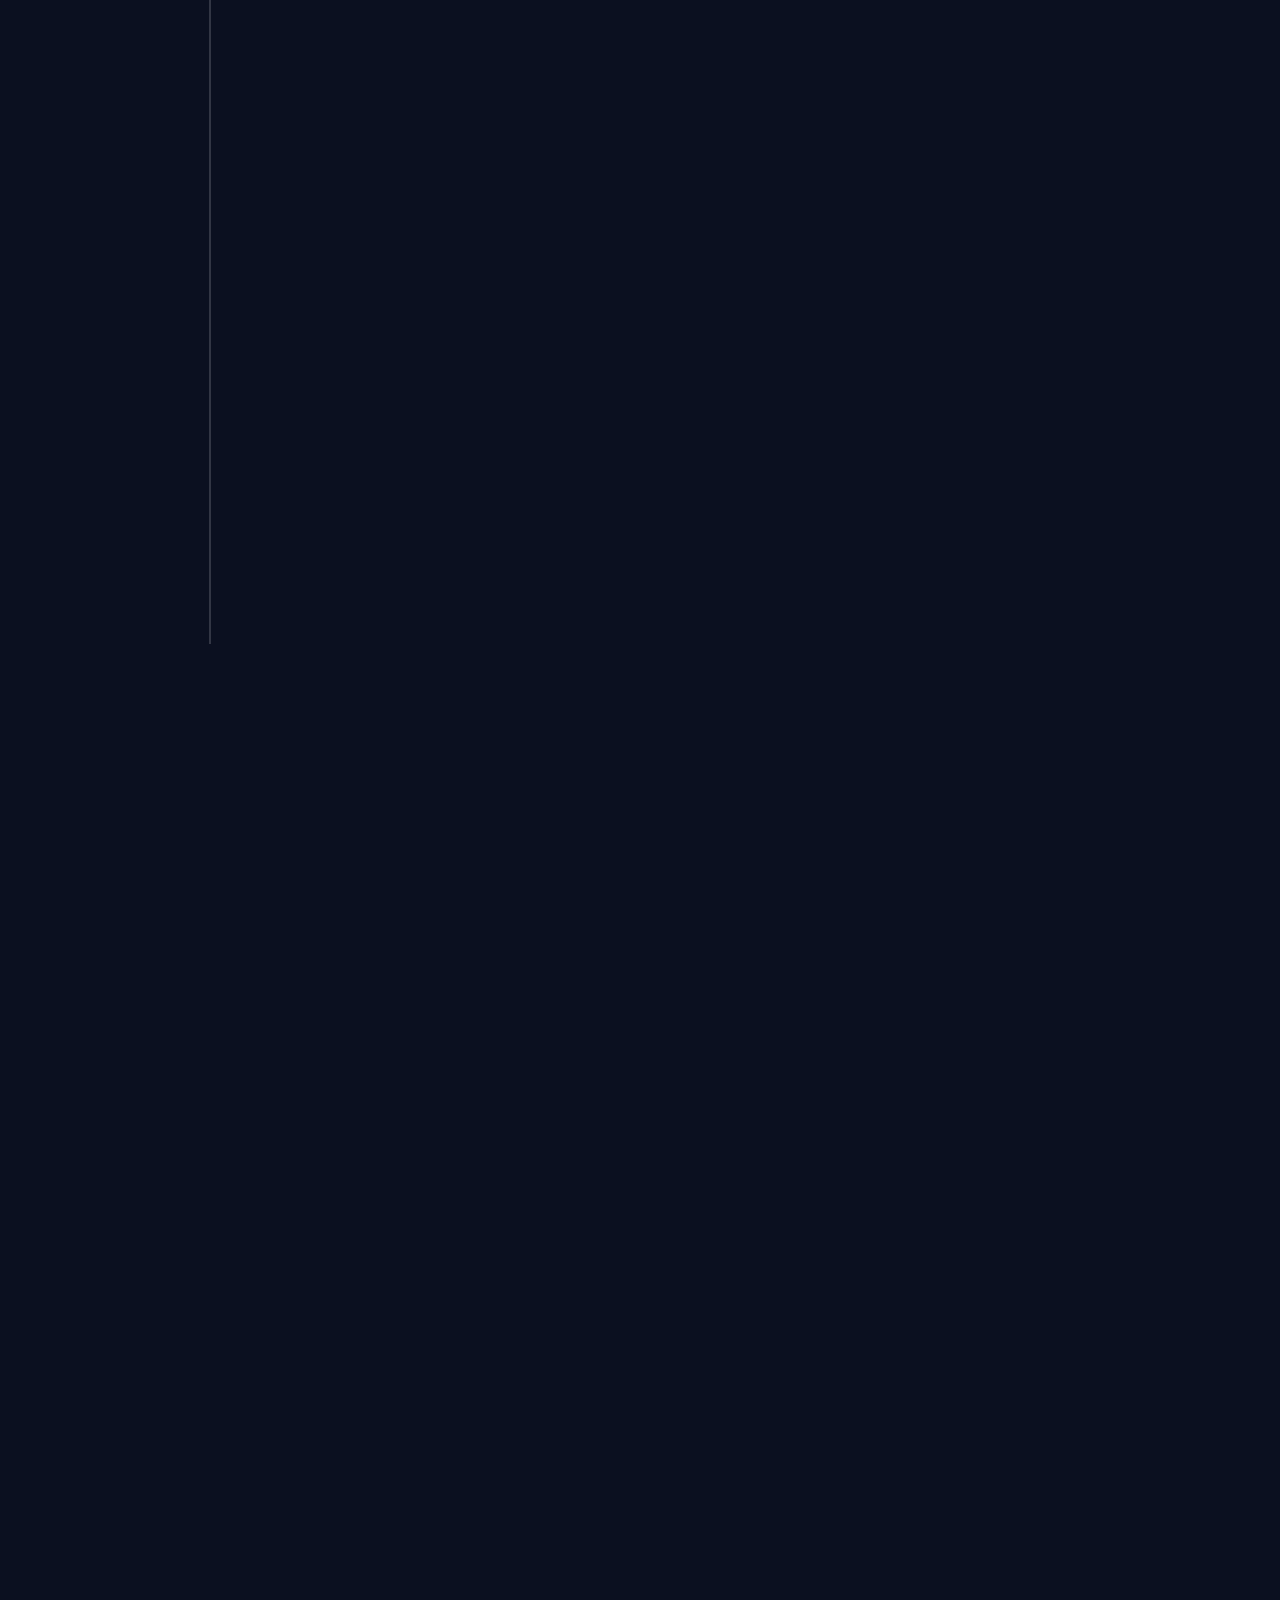
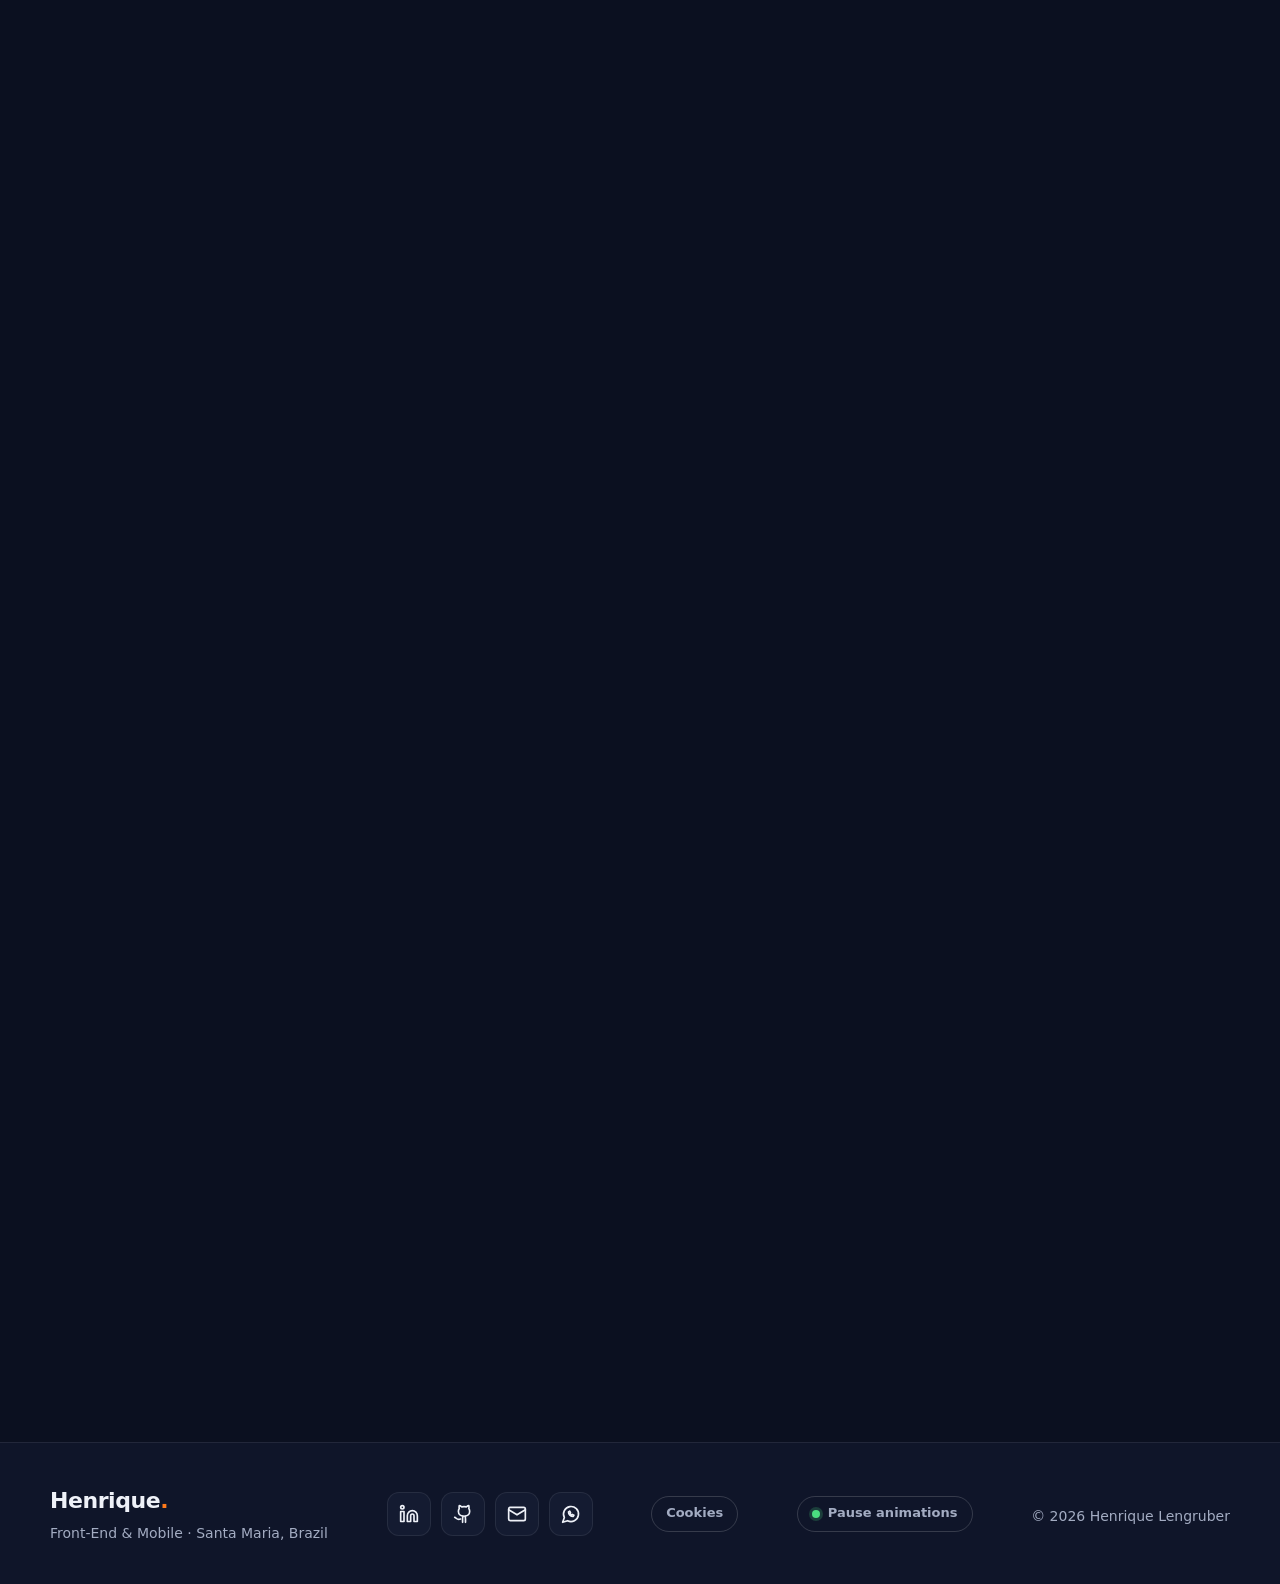
<file: en/index.html>
<!doctype html>
<html lang="en">
<head>
  <meta charset="utf-8">
  <meta name="viewport" content="width=device-width, initial-scale=1">
  <meta http-equiv="Content-Security-Policy" content="default-src 'self'; script-src 'self' 'sha256-Du+OJKJSbdUgz5nrHeWWINvez6XKDDU/tyj/5c2uvwo=' https://www.googletagmanager.com; style-src 'self' https://fonts.googleapis.com; font-src https://fonts.gstatic.com; img-src 'self' data: https://*.google-analytics.com https://*.googletagmanager.com; connect-src 'self' https://formsubmit.co https://*.google-analytics.com https://*.analytics.google.com https://*.googletagmanager.com; form-action https://formsubmit.co; base-uri 'self'; object-src 'none'">
  <meta name="referrer" content="strict-origin-when-cross-origin">
  <title>Henrique Lengruber · Front-End & Mobile Developer</title>
  <meta name="description" content="Henrique Lengruber, Front-End and Mobile developer from Brazil. Web applications and iOS and Android apps with React, Vue, Ionic and TypeScript for healthcare, fleet tracking, agribusiness and digital marketing.">
  <meta property="og:title" content="Henrique Lengruber · Front-End & Mobile Developer">
  <meta property="og:description" content="Web applications and iOS and Android apps with React, Vue, Ionic and TypeScript. 5+ years in healthcare, fleet tracking, agribusiness and digital marketing, from prototype to release.">
  <meta property="og:image" content="https://henriquerl55.github.io/assets/og-image-en.png">
  <meta property="og:image:width" content="1200">
  <meta property="og:image:height" content="630">
  <meta name="twitter:card" content="summary_large_image">
  <meta property="og:url" content="https://henriquerl55.github.io/en/">
  <meta property="og:type" content="website">
  <meta property="og:locale" content="en_US">
  <meta property="og:locale:alternate" content="pt_BR">
  <meta name="theme-color" content="#0b1020">
  <link rel="canonical" href="https://henriquerl55.github.io/en/">
  <link rel="alternate" hreflang="pt-BR" href="https://henriquerl55.github.io/">
  <link rel="alternate" hreflang="en" href="https://henriquerl55.github.io/en/">
  <link rel="alternate" hreflang="x-default" href="https://henriquerl55.github.io/">
  <script type="application/ld+json">
  {
    "@context": "https://schema.org",
    "@type": "Person",
    "name": "Henrique Lengruber",
    "jobTitle": "Front-End & Mobile Developer",
    "description": "Front-End and Mobile developer with 5+ years building web applications and iOS and Android apps for healthcare, fleet tracking, agribusiness and digital marketing.",
    "worksFor": [
      { "@type": "Organization", "name": "Kompa Saúde", "url": "https://www.kompa.com.br/" },
      { "@type": "Organization", "name": "Softers", "url": "https://www.softers.com.br/" }
    ],
    "url": "https://henriquerl55.github.io/en/",
    "image": "https://henriquerl55.github.io/assets/avatar.jpg",
    "email": "mailto:henriquerl22@outlook.com",
    "telephone": "+55-55-99963-1800",
    "address": { "@type": "PostalAddress", "addressLocality": "Santa Maria", "addressRegion": "RS", "addressCountry": "BR" },
    "alumniOf": { "@type": "CollegeOrUniversity", "name": "Universidade Federal de Santa Maria", "url": "https://www.ufsm.br/" },
    "knowsLanguage": ["pt-BR", "en"],
    "knowsAbout": ["React", "React Native", "Vue.js", "Angular", "TypeScript", "Ionic", "Capacitor", "iOS", "Android", "WebRTC", "WebSocket", "Google Maps", "Firebase", "Telehealth", "Fleet tracking", "Social media management", "Precision agriculture"],
    "sameAs": ["https://www.linkedin.com/in/henrique-lengruber-4649a41b0", "https://github.com/HenriqueRL55"]
  }
  </script>
  <link rel="icon" href="../assets/favicon.svg" type="image/svg+xml">
  <link rel="preconnect" href="https://fonts.googleapis.com">
  <link rel="preconnect" href="https://fonts.gstatic.com" crossorigin>
  <link href="https://fonts.googleapis.com/css2?family=Plus+Jakarta+Sans:wght@400;500;600;700;800&display=swap" rel="stylesheet">
  <link rel="stylesheet" href="../styles.css">
  <link rel="stylesheet" href="../motion.css">
  <script>document.documentElement.classList.add('js')</script>
</head>
<body>
  <svg width="0" height="0" class="sprite" aria-hidden="true">
    <symbol id="i-code" viewBox="0 0 24 24"><path d="m16 18 6-6-6-6M8 6l-6 6 6 6"/></symbol>
    <symbol id="i-phone" viewBox="0 0 24 24"><rect x="5" y="2" width="14" height="20" rx="2"/><path d="M12 18h.01"/></symbol>
    <symbol id="i-pulse" viewBox="0 0 24 24"><path d="M19 14c1.5-1.5 3-3.2 3-5.5A5.5 5.5 0 0 0 16.5 3c-1.8 0-3 .5-4.5 2-1.5-1.5-2.7-2-4.5-2A5.5 5.5 0 0 0 2 8.5c0 2.3 1.5 4 3 5.5l7 7Z"/><path d="M3.2 12H9l.5-1 2 4.5 2-7 1.5 3.5h5.8"/></symbol>
    <symbol id="i-video" viewBox="0 0 24 24"><path d="m16 13 5.2 3.5a.5.5 0 0 0 .8-.4V7.9a.5.5 0 0 0-.8-.4L16 11"/><rect x="2" y="6" width="14" height="12" rx="2"/></symbol>
    <symbol id="i-box" viewBox="0 0 24 24"><path d="M21 8 12 3 3 8v8l9 5 9-5V8Z"/><path d="m3 8 9 5 9-5M12 13v8"/></symbol>
    <symbol id="i-mail" viewBox="0 0 24 24"><rect x="2" y="4" width="20" height="16" rx="2"/><path d="m22 7-10 6L2 7"/></symbol>
    <symbol id="i-whatsapp" viewBox="0 0 24 24"><path d="M7.9 20A9 9 0 1 0 4 16.1L2 22Z"/><path d="M9 9.5c0 3 2.5 5.5 5.5 5.5l1-1.5-2-1-1 .8a4 4 0 0 1-1.8-1.8l.8-1-1-2L9 9.5Z"/></symbol>
    <symbol id="i-pin" viewBox="0 0 24 24"><path d="M20 10c0 6-8 12-8 12S4 16 4 10a8 8 0 0 1 16 0Z"/><circle cx="12" cy="10" r="3"/></symbol>
    <symbol id="i-cap" viewBox="0 0 24 24"><path d="M22 10 12 5 2 10l10 5 10-5Z"/><path d="M6 12v5c3 2 9 2 12 0v-5"/></symbol>
    <symbol id="i-arrow" viewBox="0 0 24 24"><path d="M5 12h14M13 6l6 6-6 6"/></symbol>
    <symbol id="i-send" viewBox="0 0 24 24"><path d="m22 2-7 20-4-9-9-4 20-7Z"/><path d="M22 2 11 13"/></symbol>
    <symbol id="i-linkedin" viewBox="0 0 24 24"><path d="M16 8a6 6 0 0 1 6 6v7h-4v-7a2 2 0 0 0-4 0v7h-4v-7a6 6 0 0 1 6-6Z"/><rect x="2" y="9" width="4" height="12"/><circle cx="4" cy="4" r="2"/></symbol>
    <symbol id="i-github" viewBox="0 0 24 24"><path d="M15 22v-4a4.8 4.8 0 0 0-1-3.5c3 0 6-2 6-5.5.1-1.3-.3-2.5-1-3.5.3-1.2.3-2.4 0-3.5 0 0-1 0-3 1.5a10.4 10.4 0 0 0-5.5 0C8.5 2 7.5 2 7.5 2c-.3 1.1-.3 2.3 0 3.5A5.4 5.4 0 0 0 6.5 9c0 3.5 3 5.5 6 5.5-.4.5-.7 1-.8 1.7-.2.6-.3 1.2-.2 1.8v4"/><path d="M9 18c-4.5 2-5-2-7-2"/></symbol>
    <symbol id="i-menu" viewBox="0 0 24 24"><path d="M4 7h16M4 12h16M4 17h16"/></symbol>
    <symbol id="i-check" viewBox="0 0 24 24"><path d="M20 6 9 17l-5-5"/></symbol>
    <symbol id="i-spark" viewBox="0 0 24 24"><path d="M12 3v4M12 17v4M3 12h4M17 12h4M6.3 6.3l2.5 2.5M15.2 15.2l2.5 2.5M6.3 17.7l2.5-2.5M15.2 8.8l2.5-2.5"/></symbol>
    <symbol id="i-link" viewBox="0 0 24 24"><path d="M10 13a5 5 0 0 0 7.5.5l3-3a5 5 0 0 0-7-7l-1.7 1.7"/><path d="M14 11a5 5 0 0 0-7.5-.5l-3 3a5 5 0 0 0 7 7l1.7-1.7"/></symbol>
    <symbol id="i-leaf" viewBox="0 0 24 24"><path d="M11 20A7 7 0 0 1 9.8 6.1C15.5 5 17 4.5 19 2c1 2 2 4.2 2 8 0 5.5-4.8 10-10 10Z"/><path d="M2 21c0-3 1.9-5.4 5.1-6C9.5 14.5 12 13 13 12"/></symbol>
    <symbol id="i-share" viewBox="0 0 24 24"><circle cx="18" cy="5" r="3"/><circle cx="6" cy="12" r="3"/><circle cx="18" cy="19" r="3"/><path d="m8.6 13.5 6.8 4M15.4 6.5l-6.8 4"/></symbol>
    <symbol id="i-copy" viewBox="0 0 24 24"><rect x="9" y="9" width="13" height="13" rx="2"/><path d="M5 15H4a2 2 0 0 1-2-2V4a2 2 0 0 1 2-2h9a2 2 0 0 1 2 2v1"/></symbol>
    <symbol id="i-globe" viewBox="0 0 24 24"><circle cx="12" cy="12" r="10"/><path d="M2 12h20M12 2a15 15 0 0 1 0 20 15 15 0 0 1 0-20Z"/></symbol>
  </svg>

  <a class="skip" href="#content">Skip to content</a>

  <header class="nav">
    <div class="nav__inner">
      <a class="logo" href="#top">Henrique<span>.</span></a>
      <button class="nav__toggle" type="button" aria-expanded="false" aria-controls="menu" aria-label="Open menu" data-label-open="Open menu" data-label-close="Close menu">
        <svg class="icon"><use href="#i-menu"/></svg>
      </button>
      <nav class="nav__links" id="menu" aria-label="Main">
        <a href="#cases">Case studies</a>
        <a href="#about">About</a>
        <a href="#services">What I do</a>
        <a href="#experience">Experience</a>
        <a href="#education">Education</a>
        <a href="#skills">Skills</a>
        <a href="#contact">Contact</a>
      </nav>
      <a class="lang" href="../" hreflang="pt-BR" lang="pt-BR" aria-label="PT · Ler em português">PT</a>
      <a class="btn btn--small nav__cta" href="#contact">Let's talk</a>
    </div>
  </header>

  <main id="content">
    <section class="hero" id="top">
      <div class="glow glow--one" aria-hidden="true"></div>
      <div class="glow glow--two" aria-hidden="true"></div>

      <div class="container hero__grid">
        <div class="hero__text">
          <ul class="socials reveal" aria-label="Social links">
            <li><a href="https://www.linkedin.com/in/henrique-lengruber-4649a41b0" rel="noopener" aria-label="LinkedIn"><svg class="icon"><use href="#i-linkedin"/></svg></a></li>
            <li><a href="https://github.com/HenriqueRL55" rel="noopener" aria-label="GitHub"><svg class="icon"><use href="#i-github"/></svg></a></li>
            <li><a href="mailto:henriquerl22@outlook.com" aria-label="Email"><svg class="icon"><use href="#i-mail"/></svg></a></li>
            <li><a href="https://wa.me/5555999631800" rel="noopener" aria-label="WhatsApp"><svg class="icon"><use href="#i-whatsapp"/></svg></a></li>
          </ul>

          <p class="status reveal"><span class="status__dot" aria-hidden="true"></span>Open to remote roles · UTC−3 · English: intermediate</p>
          <p class="hero__hello reveal">Hi, I'm Henrique <span class="wave" aria-hidden="true">👋</span></p>
          <h1 class="hero__title reveal">Front-End &amp; Mobile for products <span class="accent">in production</span></h1>
          <p class="hero__lead reveal">I build web applications and iOS and Android apps with React, Vue, Ionic and TypeScript. That's 5+ years building software for healthcare, fleet tracking, agribusiness and digital marketing, from prototype to release.</p>

          <div class="hero__actions reveal">
            <a class="btn" href="#contact">Get in touch <svg class="icon"><use href="#i-arrow"/></svg></a>
            <a class="btn btn--ghost" href="../assets/cv/henrique-lengruber-cv-en.pdf" download>Download résumé</a>
          </div>

          <dl class="stats reveal">
            <div><dt>Years in front end</dt><dd><span data-count="5">5</span>+</dd></div>
            <div><dt>Telehealth apps</dt><dd><span data-count="3">3</span></dd></div>
            <div><dt>Networks integrated</dt><dd><span data-count="7">7</span></dd></div>
          </dl>
        </div>

        <div class="hero__visual reveal">
          <div class="blob">
            <img src="../assets/avatar.jpg" width="460" height="460" alt="Photo of Henrique Lengruber">
          </div>
          <span class="float float--react"><img src="../assets/icons/react.svg" alt="" width="22" height="22">React</span>
          <span class="float float--vue"><img src="../assets/icons/vuedotjs.svg" alt="" width="22" height="22">Vue</span>
          <span class="float float--ionic"><img src="../assets/icons/ionic.svg" alt="" width="22" height="22">Ionic</span>
          <span class="float float--badge" data-domains="pulse:Digital health|share:Social media|leaf:Agribusiness|pin:Real-time fleets|cap:Accessible education"><svg class="icon"><use href="#i-pulse"/></svg>Digital health</span>
        </div>
      </div>
    </section>

    <div class="horizon reveal">
      <svg class="horizon__arc" viewBox="0 0 1440 200" preserveAspectRatio="none" aria-hidden="true">
        <defs>
          <linearGradient id="horizon-line" x1="0" x2="1">
            <stop offset="0" stop-color="#ff7a1a" stop-opacity="0"/>
            <stop offset="0.5" stop-color="#ffae2b"/>
            <stop offset="1" stop-color="#ff7a1a" stop-opacity="0"/>
          </linearGradient>
          <linearGradient id="horizon-ground" x1="0" y1="0" x2="0" y2="1">
            <stop offset="0" class="horizon__haze"/>
            <stop offset="0.45" class="horizon__floor"/>
          </linearGradient>
        </defs>
        <path class="horizon__ground" d="M0 200V110Q720 -10 1440 110V200Z"/>
        <path class="horizon__line" d="M0 110Q720 -10 1440 110" pathLength="1"/>
        <path class="horizon__spark" d="M0 110Q720 -10 1440 110" pathLength="1"/>
      </svg>
      <a class="horizon__cue" href="#cases" aria-label="Go to the case studies"><svg class="icon"><use href="#i-arrow"/></svg></a>
    </div>

    <section class="section" id="cases">
      <div class="container">
        <header class="section__head">
          <h2 class="section__title reveal">Featured <span class="accent">case studies</span></h2>
          <p class="section__sub reveal">The problem, my role and what changed</p>
        </header>

        <div class="cases">
          <article class="case reveal">
            <div class="case__visual chat" aria-hidden="true">
              <span class="chat__bubble chat__bubble--ai"><svg class="icon"><use href="#i-spark"/></svg>How long have you had a fever?</span>
              <span class="chat__bubble chat__bubble--me">Since yesterday, 101.3 °F</span>
              <span class="chat__route"><svg class="icon"><use href="#i-check"/></svg>Routed to a general practitioner</span>
            </div>
            <p class="case__company">Kompa Saúde · Unimed</p>
            <h3>AI triage before the appointment</h3>
            <dl class="case__facts">
              <div><dt>Problem</dt><dd>The initial consultation took long and patients did not always reach the right kind of care.</dd></div>
              <div><dt>My role</dt><dd>I led the front end of Unimed's AI triage.</dd></div>
              <div><dt>What I did</dt><dd>Built the front end of the AI pre-triage patients complete before the appointment, and of the self-service kiosk: 3-step sign-up and routing after the AI chat.</dd></div>
            </dl>
            <ul class="tags"><li>React</li><li>Ionic</li><li>TypeScript</li><li>WebSocket</li></ul>
            <p class="case__result"><strong>up to −25%</strong><span>initial consultation time</span></p>
          </article>
          <article class="case reveal">
            <div class="case__visual kanban" aria-hidden="true">
              <div class="kanban__col"><span class="kanban__title">Ideas</span><i></i><i></i></div>
              <div class="kanban__col"><span class="kanban__title">Approval</span><i class="is-moving"></i></div>
              <div class="kanban__col"><span class="kanban__title">Scheduled</span><i class="is-done"></i><i class="is-done"></i></div>
            </div>
            <p class="case__company">Hype Social</p>
            <h3>From the kanban card to the published post</h3>
            <dl class="case__facts">
              <div><dt>Problem</dt><dd>Agencies handle many clients, each with profiles on several networks and content that needs approval.</dd></div>
              <div><dt>My role</dt><dd>I'm the main developer and lead the front end.</dd></div>
              <div><dt>What I did</dt><dd>Built the real-time kanban content workflow and client approval on the calendar from scratch, and implemented each network's publishing rules.</dd></div>
            </dl>
            <ul class="tags"><li>Vue 3</li><li>TypeScript</li><li>Pinia</li><li>Socket</li></ul>
            <p class="case__result"><strong>7 networks</strong><span>connected in one workspace per client</span></p>
          </article>
          <article class="case reveal">
            <div class="case__visual fleet" aria-hidden="true">
              <span class="fleet__live">live</span>
              <i></i><i></i><i></i><i></i><i></i><i></i><i></i>
              <span class="fleet__count"><svg class="icon"><use href="#i-pin"/></svg>800K+ vehicles</span>
            </div>
            <p class="case__company">Delta Global</p>
            <h3>A real-time fleet map that doesn't freeze the screen</h3>
            <dl class="case__facts">
              <div><dt>Problem</dt><dd>The map had to show a fleet of more than 800,000 vehicles in real time, and heavy components re-rendered more than they needed to.</dd></div>
              <div><dt>My role</dt><dd>I built the fleet map and the operations dashboards.</dd></div>
              <div><dt>What I did</dt><dd>Integrated the Google Maps API with dynamic real-time markers, optimized hooks to cut re-renders in heavy components and built dashboards with ApexCharts, lazy loading and React Query.</dd></div>
            </dl>
            <ul class="tags"><li>React</li><li>Google Maps</li><li>ApexCharts</li><li>React Query</li></ul>
            <p class="case__result"><strong>up to +30%</strong><span>performance, with 800K+ vehicles on the map</span></p>
          </article>
          <article class="case reveal">
            <div class="case__visual heat" aria-hidden="true">
              <div class="heat__field"><i></i><i></i><i></i><i></i><i></i><i></i><i></i><i></i><i></i><i></i><i></i><i></i><i></i><i></i><i></i><i></i><i></i><i></i><i></i><i></i><i></i><i></i><i></i><i></i></div>
              <span class="heat__legend">Crop heatmap</span>
            </div>
            <p class="case__company">Drakkar · Lavoura Online</p>
            <h3>Crop maps for 3,700 farms</h3>
            <dl class="case__facts">
              <div><dt>Problem</dt><dd>On Lavoura Online, Drakkar's precision agriculture platform, clients analyzed crop fertility, application and yield on the map, and the app was slow to load.</dd></div>
              <div><dt>My role</dt><dd>I joined as an intern and spent three years on the front end, up to junior developer.</dd></div>
              <div><dt>What I did</dt><dd>Rebuilt the app in Ionic with Angular so it loaded faster and integrated the Google Maps API with crop heatmaps.</dd></div>
            </dl>
            <ul class="tags"><li>Ionic</li><li>Angular</li><li>Google Maps</li></ul>
            <p class="case__result"><strong>1.5M+</strong><span>maps generated per year for more than 1,200 clients</span></p>
          </article>
          <article class="case reveal">
            <div class="case__visual pulse" aria-hidden="true">
              <span class="pulse__tag">IF · IPA</span>
              <div class="pulse__row"><span>Happiness</span><span class="pulse__scale"><i></i><i></i><i></i><i class="on"></i><i></i></span></div>
              <div class="pulse__row"><span>Peer scores</span><span class="pulse__peers"><i>8</i><i class="on">10</i><i>9</i><i>7</i></span></div>
            </div>
            <p class="case__company">Drakkar · Internal HR</p>
            <h3>Team happiness and rapport, measured by HR</h3>
            <dl class="case__facts">
              <div><dt>Problem</dt><dd>HR wanted to follow how each person felt at the company and how well colleagues on each team worked together.</dd></div>
              <div><dt>My role</dt><dd>I built the front end of the three internal HR systems.</dd></div>
              <div><dt>What I did</dt><dd>Built IF (Happiness Index), where HR follows how employees feel at the company, and IPA, a performance index where each person rates their colleagues and is rated by them. HR used those scores to read the rapport within each team. The third system was Precificador.</dd></div>
            </dl>
            <ul class="tags"><li>React</li><li>Material UI</li><li>HR</li></ul>
            <p class="case__result"><strong>2 indexes</strong><span>happiness and peer performance, read by HR per team</span></p>
          </article>
          <article class="case reveal">
            <div class="case__visual sensor" aria-hidden="true">
              <svg class="sensor__chart" viewBox="0 0 200 70" preserveAspectRatio="none"><polyline points="0,52 22,46 44,50 66,34 88,38 110,22 132,30 154,18 176,24 200,12"/></svg>
              <div class="sensor__chips"><span>Humidity</span><span>Temperature</span><span>Soil</span></div>
            </div>
            <p class="case__company">Verden · Rastreando Soluções</p>
            <h3>Field sensors on the map and on the phone</h3>
            <dl class="case__facts">
              <div><dt>Problem</dt><dd>People in the field needed to follow farm sensors on their phones, with data arriving in real time.</dd></div>
              <div><dt>My role</dt><dd>Front-end intern on the Locus app.</dd></div>
              <div><dt>What I did</dt><dd>Built Locus in React with TypeScript, connected the sensors to the Google Maps API and made interactive real-time charts, with a responsive interface designed for phones in the field.</dd></div>
            </dl>
            <ul class="tags"><li>React</li><li>TypeScript</li><li>Google Maps</li><li>Tailwind CSS</li></ul>
            <p class="case__result"><strong>50+</strong><span>types of farm sensors on the map</span></p>
          </article>
          <article class="case reveal">
            <div class="case__visual talk" aria-hidden="true">
              <span class="talk__tag">Workshop</span>
              <div class="talk__slide"><i></i><i></i><i></i></div>
              <div class="talk__crowd"><i></i><i></i><i></i><i></i><i></i><i></i><i></i></div>
            </div>
            <p class="case__company">PET-SI · UFSM</p>
            <h3>Technical workshops for fellow students</h3>
            <dl class="case__facts">
              <div><dt>Context</dt><dd>PET-SI runs workshops, study groups and events for Information Systems students at UFSM.</dd></div>
              <div><dt>My role</dt><dd>Teaching assistant from May 2021 to September 2023.</dd></div>
              <div><dt>What I did</dt><dd>Taught technical workshops, maintained the group's website and helped organize academic events and study groups.</dd></div>
            </dl>
            <ul class="tags"><li>Workshops</li><li>Group website</li><li>Study groups</li></ul>
            <p class="case__result"><strong>2+ years</strong><span>as a teaching assistant</span></p>
          </article>
          <article class="case reveal">
            <div class="case__visual braille" aria-hidden="true">
              <span class="braille__tag">Guidelines</span>
              <div class="braille__line"><span class="braille__cell"><i class="on"></i><i></i><i></i><i></i><i></i><i></i></span><span class="braille__cell"><i class="on"></i><i></i><i class="on"></i><i></i><i></i><i></i></span><span class="braille__cell"><i class="on"></i><i class="on"></i><i></i><i></i><i></i><i></i></span><span class="braille__cell"><i class="on"></i><i class="on"></i><i></i><i class="on"></i><i></i><i></i></span></div>
            </div>
            <p class="case__company">Undergraduate thesis · UFSM</p>
            <h3>Guidelines for teaching computing to blind students</h3>
            <dl class="case__facts">
              <div><dt>Context</dt><dd>A classmate in Information Systems was, in his words, the first blind student in a STEM program at UFSM. The math courses and the ones built on visual reading were the hardest for him.</dd></div>
              <div><dt>My role</dt><dd>Thesis author, advised by Prof. Giliane Bernardi (2024).</dd></div>
              <div><dt>What I did</dt><dd>I ran a systematic review of studies from 2014 to 2024, interviewed that student and talked with PET-SI. From that I wrote guidelines that help teachers build accessible course material.</dd></div>
            </dl>
            <ul class="tags"><li>Accessibility</li><li>Systematic review</li><li>Education</li></ul>
            <p class="case__result"><strong>In class</strong><span>my advisor applied the guidelines in her courses, and they worked</span></p>
          </article>
          <article class="case reveal">
            <div class="case__visual odds" aria-hidden="true">
              <span class="odds__tag">SISU</span>
              <div class="odds__meter"><b><span data-count="72">72</span>%</b><span class="odds__bar"><i></i></span></div>
              <div class="odds__pins"><i></i><i></i><i></i><i></i></div>
            </div>
            <p class="case__company">Personal project · in development</p>
            <h3>Admission odds and housing for incoming university students</h3>
            <dl class="case__facts">
              <div><dt>Problem</dt><dd>Students taking Brazil's national entrance exam (ENEM) pick a program and a city without knowing their real odds of getting in, and then have to find a place to live in a city they don't know.</dd></div>
              <div><dt>My role</dt><dd>I created it and build the app, the API and the admin panel on my own.</dd></div>
              <div><dt>What I did</dt><dd>I built the app in React Native with Expo for iOS, Android and web. The calculator estimates admission odds from SISU cutoff scores from 2018 to 2025. The housing marketplace has a map, chat and reviews only from people who actually lived there. Behind it sit a Fastify API with PostgreSQL and PostGIS and a React admin panel with role-based access.</dd></div>
            </dl>
            <ul class="tags"><li>React Native</li><li>Expo</li><li>TypeScript</li><li>Fastify</li><li>PostgreSQL</li></ul>
            <p class="case__result"><strong>7,313</strong><span>programs from Brazil's Ministry of Education in the catalog</span></p>
          </article>
        </div>
      </div>
    </section>

    <section class="section" id="about">
      <div class="container about">
        <div class="about__cards reveal">
          <figure class="about__photo">
            <img src="../assets/avatar.jpg" width="460" height="460" alt="Henrique Lengruber wearing a cap, outdoors with a blue sky behind him" loading="lazy">
          </figure>
          <div class="about__fact">
            <svg class="icon"><use href="#i-cap"/></svg>
            <strong>Information Systems</strong>
            <span>Bachelor's degree, UFSM</span>
          </div>
          <div class="about__fact">
            <svg class="icon"><use href="#i-pin"/></svg>
            <strong>Santa Maria, Brazil</strong>
            <span>Remote · Brazil and abroad</span>
          </div>
          <div class="about__badge"><span>in the field since</span><strong>2021</strong></div>
        </div>

        <div class="about__text">
          <h2 class="section__title reveal">About <span class="accent">me</span></h2>
          <p class="section__sub reveal">Front-End &amp; Mobile with a product focus</p>
          <p class="reveal">I started as an intern in 2021 and have worked on web and mobile interfaces for production products ever since, building fleet tracking, precision agriculture and telehealth systems, plus a social media management platform.</p>
          <p class="reveal">I like interfaces that hold up in real use: screens that open fast on a phone, flows a first-time user gets without a manual, code the next developer can maintain. I work closely with design, backend and product. Today I'm on telehealth, in apps the City of Joinville and the São Paulo State Health Department offer to the public, and on a SaaS platform agencies use to publish to their clients' social accounts.</p>

          <div class="about__actions reveal">
            <a class="btn" href="#experience">See experience <svg class="icon"><use href="#i-arrow"/></svg></a>
            <a class="btn btn--ghost" href="https://www.linkedin.com/in/henrique-lengruber-4649a41b0" rel="noopener">Open LinkedIn</a>
          </div>
        </div>
      </div>
    </section>

    <section class="section" id="services">
      <div class="container">
        <header class="section__head">
          <h2 class="section__title reveal">What I <span class="accent">do</span></h2>
          <p class="section__sub reveal">Where I add the most to a product team</p>
        </header>

        <div class="services services--two">
          <article class="service reveal">
            <span class="service__icon"><svg class="icon"><use href="#i-code"/></svg></span>
            <h3>Web applications</h3>
            <p>React and Vue 3 SPAs with TypeScript: dashboards, CRUDs, complex forms and responsive screens true to the design.</p>
          </article>
          <article class="service reveal">
            <span class="service__icon"><svg class="icon"><use href="#i-phone"/></svg></span>
            <h3>Mobile apps</h3>
            <p>iOS and Android apps with Ionic and Capacitor, from the web codebase all the way to the app stores.</p>
          </article>
          <article class="service reveal">
            <span class="service__icon"><svg class="icon"><use href="#i-pulse"/></svg></span>
            <h3>Digital health</h3>
            <p>Telehealth, AI pre-triage, consultation transcription, Gov.br sign-in and multi-tenancy for public health networks and health insurers.</p>
          </article>
          <article class="service reveal">
            <span class="service__icon"><svg class="icon"><use href="#i-video"/></svg></span>
            <h3>Real time</h3>
            <p>Fleet tracking with 800k+ vehicles on the map, live care queues with WebSocket and Socket.IO, WebRTC transcription and video calls, without reloading the page.</p>
          </article>
        </div>
      </div>
    </section>

    <section class="section" id="experience">
      <div class="container">
        <header class="section__head">
          <h2 class="section__title reveal">My <span class="accent">experience</span></h2>
          <p class="section__sub reveal">Where I worked and what I delivered</p>
        </header>

        <ol class="timeline">
          <li class="job reveal">
            <div class="job__head">
              <div>
                <h3><a class="job__link" href="https://www.kompa.com.br/" rel="noopener">Kompa Saúde</a></h3>
                <p class="job__role">Front-End &amp; Mobile Developer · remote</p>
              </div>
              <span class="job__period">Jun 2025 – present</span>
            </div>
            <ul class="job__points">
              <li>Professional, patient and manager apps for Kompa's white-label platform, used by the São Paulo State Health Department and Hospital das Clínicas in a project serving millions of citizens, the City of Joinville for care offered to its residents, Unimed cooperatives, Plena and MentalClean. Top committer on all three, with more than <strong>1,000</strong> commits.</li>
              <li>AI pre-triage that cut initial consultation time by up to <strong>25%</strong>.</li>
              <li>Led the front end of Unimed's AI triage, including the self-service kiosk.</li>
              <li>Real-time transcription of video consultations with OpenAI Realtime over WebRTC and AI-agent clinical notes, from audio to text with ICD codes.</li>
            </ul>
            <details class="job__more">
              <summary>Show more</summary>
              <ul class="job__points">
                <li>iOS and Android apps with Capacitor: white-label builds for 2 brands and 4 environments, Fastlane, TestFlight, push, deep links and Crashlytics.</li>
                <li>Hexagonal architecture, linting and quality CI on the patient app, screen reader accessibility and <strong>118</strong> teammate PRs reviewed and merged.</li>
                <li>Took part in the ecosystem's Technical Blueprint and in the patient app audit.</li>
              </ul>
            </details>
            <ul class="tags"><li>React</li><li>Ionic</li><li>Capacitor</li><li>Zustand</li><li>TypeScript</li><li>WebSocket</li><li>WebRTC</li><li>Fastlane</li></ul>
          </li>

          <li class="job reveal">
            <div class="job__head">
              <div>
                <h3><a class="job__link" href="https://www.hypesocial.com.br/" rel="noopener">Hype Social</a> · Softers</h3>
                <p class="job__role">Front-End Lead · alongside Kompa</p>
              </div>
              <span class="job__period">Mar 2026 – present</span>
            </div>
            <ul class="job__points">
              <li>Main developer and front-end lead for Hype Social, Softers' SaaS platform for social media management, used by agencies and social media managers across Brazil.</li>
              <li>Built from scratch the kanban content workflow, with real-time updates and scheduling straight from the card, and client approval on the calendar.</li>
              <li>Publishing to Instagram, Facebook, Threads, TikTok, YouTube, LinkedIn and Google Business Profile: OAuth connection, each network's media rules and API error handling.</li>
            </ul>
            <details class="job__more">
              <summary>Show more</summary>
              <ul class="job__points">
                <li>Stripe subscriptions, Meta Ads reporting, AI connectors for Claude and ChatGPT and an iOS and Android app with Capacitor.</li>
                <li>Wrote <strong>250</strong> of the app's 283 test files and grew the suite from 929 to <strong>1,173</strong> tests.</li>
              </ul>
            </details>
            <ul class="tags"><li>Vue 3</li><li>TypeScript</li><li>Pinia</li><li>Element Plus</li><li>Capacitor</li><li>Stripe</li><li>Vitest</li></ul>
          </li>

          <li class="job reveal">
            <div class="job__head">
              <div>
                <h3>Delta Global</h3>
                <p class="job__role">Front-End Developer</p>
              </div>
              <span class="job__period">Oct 2024 – Apr 2025</span>
            </div>
            <ul class="job__points">
              <li>Real-time fleet map with Google Maps and dynamic markers for more than <strong>800,000</strong> vehicles.</li>
              <li>Up to <strong>30%</strong> better performance by optimizing hooks and cutting rerenders in heavy components.</li>
              <li>Storybook component library used by more than <strong>5,000</strong> service providers.</li>
              <li>Responsive layer rebuilt with Styled Components and Material UI and up to <strong>40%</strong> fewer interface-related tickets.</li>
            </ul>
            <details class="job__more">
              <summary>Show more</summary>
              <ul class="job__points">
                <li>ApexCharts dashboards with lazy loading for operational metrics, with data through React Query.</li>
              </ul>
            </details>
            <ul class="tags"><li>React</li><li>Material UI</li><li>Styled Components</li><li>Google Maps</li><li>ApexCharts</li><li>Storybook</li><li>React Query</li></ul>
          </li>

          <li class="job reveal">
            <div class="job__head">
              <div>
                <h3>Parceria Genética</h3>
                <p class="job__role">WordPress Developer · freelance</p>
              </div>
              <span class="job__period">Sep 2024 – Nov 2024</span>
            </div>
            <ul class="job__points">
              <li>Website for Parceria Genética, a cattle genetics company working with Angus and Brangus breeds.</li>
              <li>Designed the interface and built the site in WordPress.</li>
            </ul>
            <ul class="tags"><li>WordPress</li><li>UI design</li></ul>
          </li>
          <li class="job reveal">
            <div class="job__head">
              <div>
                <h3>Drakkar Precision Agriculture</h3>
                <p class="job__role">Intern and Front-End Developer</p>
              </div>
              <span class="job__period">Aug 2021 – Aug 2024</span>
            </div>
            <ul class="job__points">
              <li>Rebuilt the Lavoura Online app in Ionic and Angular with faster loading, serving more than <strong>1,200</strong> clients and <strong>5 million</strong> hectares.</li>
              <li>Google Maps with crop heatmaps for <strong>3,700</strong> farms and more than <strong>1.5 million</strong> maps generated per year.</li>
              <li>Three internal HR systems in React and Material UI: IF (Happiness Index), IPA (peer performance ratings) and Precificador.</li>
            </ul>
            <ul class="tags"><li>Ionic</li><li>Angular</li><li>React</li><li>Material UI</li><li>Google Maps</li></ul>
          </li>

          <li class="job reveal">
            <div class="job__head">
              <div>
                <h3>Verden · Rastreando Soluções</h3>
                <p class="job__role">Front-End Intern</p>
              </div>
              <span class="job__period">Oct 2023 – Jan 2024</span>
            </div>
            <ul class="job__points">
              <li>Locus app in React with TypeScript and Material UI.</li>
              <li>Monitoring of more than <strong>50</strong> types of farm sensors on Google Maps, with real-time charts.</li>
              <li>Responsive interface with Styled Components and Tailwind, tuned for phones out in the field.</li>
            </ul>
            <ul class="tags"><li>React</li><li>TypeScript</li><li>Tailwind CSS</li><li>Google Maps</li></ul>
          </li>
          <li class="job reveal">
            <div class="job__head">
              <div>
                <h3>Pro Elite Assessoria</h3>
                <p class="job__role">WordPress Developer · freelance · remote</p>
              </div>
              <span class="job__period">Mar 2023 – Jun 2023</span>
            </div>
            <ul class="job__points">
              <li>Website for Pro Elite, a road running coaching company with trainers and a physiotherapist.</li>
              <li>Designed in Figma and built in WordPress.</li>
            </ul>
            <ul class="tags"><li>WordPress</li><li>Figma</li><li>UI design</li></ul>
          </li>
        </ol>
      </div>
    </section>

    <section class="section" id="process">
      <div class="container">
        <header class="section__head">
          <h2 class="section__title reveal">How I <span class="accent">work</span></h2>
          <p class="section__sub reveal">Habits that keep code standing after the deploy</p>
        </header>

        <div class="services services--two">
          <article class="service reveal">
            <span class="service__icon"><svg class="icon"><use href="#i-check"/></svg></span>
            <h3>A test that proves the fix</h3>
            <p>Every bug fix gets a test that fails without it. Before shipping, I revert the fix and check that the test breaks.</p>
          </article>
          <article class="service reveal">
            <span class="service__icon"><svg class="icon"><use href="#i-code"/></svg></span>
            <h3>Review and quality</h3>
            <p>I review and merge teammates' PRs at Kompa and Hype, and keep linting, pre-commit hooks and quality CI on the patient app.</p>
          </article>
          <article class="service reveal">
            <span class="service__icon"><svg class="icon"><use href="#i-link"/></svg></span>
            <h3>Contract before code</h3>
            <p>Before touching a payload or an integration, I check the real contract in the backend. At Hype, I documented each social network's rules in the repo.</p>
          </article>
          <article class="service reveal">
            <span class="service__icon"><svg class="icon"><use href="#i-spark"/></svg></span>
            <h3>AI with judgment</h3>
            <p>I use Claude Code every day, with skills for each repository, a catalog of known pitfalls and a code review before I hand anything off.</p>
          </article>
        </div>
      </div>
    </section>

    <section class="section" id="education">
      <div class="container">
        <header class="section__head">
          <h2 class="section__title reveal">Education and <span class="accent">courses</span></h2>
          <p class="section__sub reveal">Academic background and further study</p>
        </header>

        <div class="education">
          <article class="job job--plain reveal">
            <p class="case__company">Academic background</p>
            <div class="job__head">
              <div>
                <h3>Information Systems</h3>
                <p class="job__role">Bachelor's degree · Federal University of Santa Maria (UFSM)</p>
              </div>
              <span class="job__period">2019 – 2024</span>
            </div>
            <div class="job__head education__activity">
              <div>
                <h3>PET-SI</h3>
                <p class="job__role">Teaching assistant</p>
              </div>
              <span class="job__period">May 2021 – Sep 2023</span>
            </div>
            <ul class="job__points">
              <li>Technical workshops for Information Systems students.</li>
              <li>Maintained the group's website and ran academic events and study groups.</li>
            </ul>
          </article>

          <article class="job job--plain reveal">
            <p class="case__company">Further courses</p>
            <ul class="job__points">
              <li>Complete Web &amp; Mobile Design · Udemy</li>
              <li>Complete Web Design · Origamid</li>
              <li>UI Design · Origamid</li>
              <li>UX Design and Heuristics · Origamid</li>
              <li>Adobe XD · Origamid</li>
              <li>CSS Grid Layout and CSS Flexbox · Origamid</li>
            </ul>
            <ul class="tags"><li>UI</li><li>UX</li><li>Adobe XD</li><li>CSS Grid</li><li>Flexbox</li></ul>
          </article>
        </div>
      </div>
    </section>

    <section class="section" id="skills">
      <div class="container">
        <header class="section__head">
          <h2 class="section__title reveal">My <span class="accent">skills</span></h2>
          <p class="section__sub reveal">Everyday tools and where I used each one</p>
        </header>

        <div class="skill-groups">
          <section class="skill-group reveal">
            <h3><svg class="icon"><use href="#i-code"/></svg>Web</h3>
            <ul class="skills">
              <li class="skill"><img src="../assets/icons/react.svg" alt="" width="36" height="36" loading="lazy"><strong>React</strong><span>Kompa, Delta, Drakkar, Verden</span></li>
              <li class="skill"><img src="../assets/icons/typescript.svg" alt="" width="36" height="36" loading="lazy"><strong>TypeScript</strong><span>Kompa, Hype</span></li>
              <li class="skill"><img src="../assets/icons/vuedotjs.svg" alt="" width="36" height="36" loading="lazy"><strong>Vue 3</strong><span>Hype</span></li>
              <li class="skill"><img src="../assets/icons/angular.svg" alt="" width="36" height="36" loading="lazy"><strong>Angular</strong><span>Drakkar</span></li>
              <li class="skill"><img src="../assets/icons/mui.svg" alt="" width="36" height="36" loading="lazy"><strong>Material UI</strong><span>Delta, Drakkar, Verden</span></li>
              <li class="skill"><img src="../assets/icons/styledcomponents.svg" alt="" width="36" height="36" loading="lazy"><strong>Styled Components</strong><span>Delta, Verden</span></li>
              <li class="skill"><img src="../assets/icons/tailwindcss.svg" alt="" width="36" height="36" loading="lazy"><strong>Tailwind CSS</strong><span>Verden</span></li>
              <li class="skill"><img src="../assets/icons/reactquery.svg" alt="" width="36" height="36" loading="lazy"><strong>React Query</strong><span>Delta</span></li>
            </ul>
          </section>
          <section class="skill-group reveal">
            <h3><svg class="icon"><use href="#i-phone"/></svg>Mobile</h3>
            <ul class="skills">
              <li class="skill"><img src="../assets/icons/ionic.svg" alt="" width="36" height="36" loading="lazy"><strong>Ionic</strong><span>Kompa, Drakkar</span></li>
              <li class="skill"><img src="../assets/icons/capacitor.svg" alt="" width="36" height="36" loading="lazy"><strong>Capacitor</strong><span>iOS and Android · Kompa, Hype</span></li>
              <li class="skill"><img src="../assets/icons/react.svg" alt="" width="36" height="36" loading="lazy"><strong>React Native</strong><span>Expo · personal project</span></li>
              <li class="skill"><img src="../assets/icons/fastlane.svg" alt="" width="36" height="36" loading="lazy"><strong>Fastlane</strong><span>Kompa</span></li>
              <li class="skill"><img src="../assets/icons/firebase.svg" alt="" width="36" height="36" loading="lazy"><strong>Firebase</strong><span>Hype · Crashlytics at Kompa</span></li>
            </ul>
          </section>
          <section class="skill-group reveal">
            <h3><svg class="icon"><use href="#i-video"/></svg>Real time and maps</h3>
            <ul class="skills">
              <li class="skill"><img src="../assets/icons/socketdotio.svg" alt="" width="36" height="36" loading="lazy"><strong>Socket.IO</strong><span>Kompa</span></li>
              <li class="skill"><img src="../assets/icons/webrtc.svg" alt="" width="36" height="36" loading="lazy"><strong>WebRTC</strong><span>Kompa</span></li>
              <li class="skill"><span class="skill__glyph"><svg class="icon"><use href="#i-video"/></svg></span><strong>Twilio Video</strong><span>Kompa</span></li>
              <li class="skill"><img src="../assets/icons/googlemaps.svg" alt="" width="36" height="36" loading="lazy"><strong>Google Maps</strong><span>Delta, Drakkar, Verden</span></li>
            </ul>
          </section>
          <section class="skill-group reveal">
            <h3><svg class="icon"><use href="#i-box"/></svg>State, quality and design</h3>
            <ul class="skills">
              <li class="skill"><img src="../assets/icons/pinia.svg" alt="" width="36" height="36" loading="lazy"><strong>Pinia</strong><span>Hype</span></li>
              <li class="skill"><span class="skill__glyph"><svg class="icon"><use href="#i-box"/></svg></span><strong>Zustand</strong><span>Kompa</span></li>
              <li class="skill"><img src="../assets/icons/reacthookform.svg" alt="" width="36" height="36" loading="lazy"><strong>React Hook Form</strong><span>Kompa</span></li>
              <li class="skill"><img src="../assets/icons/zod.svg" alt="" width="36" height="36" loading="lazy"><strong>Zod</strong><span>Kompa</span></li>
              <li class="skill"><img src="../assets/icons/vitest.svg" alt="" width="36" height="36" loading="lazy"><strong>Vitest</strong><span>Hype</span></li>
              <li class="skill"><img src="../assets/icons/storybook.svg" alt="" width="36" height="36" loading="lazy"><strong>Storybook</strong><span>Delta</span></li>
              <li class="skill"><img src="../assets/icons/figma.svg" alt="" width="36" height="36" loading="lazy"><strong>Figma</strong><span>from design to screen</span></li>
            </ul>
          </section>
        </div>
      </div>
    </section>

    <section class="section" id="contact">
      <div class="container">
        <div class="contact reveal">
          <div class="contact__info">
            <h2 class="section__title">Looking for a <span class="accent">front-end or mobile</span> developer?</h2>
            <p>A full-time role, a contract, a health product or a project: tell me what you need. I work remotely with teams in Brazil and abroad.</p>
            <ul class="contact__list">
              <li><svg class="icon"><use href="#i-mail"/></svg><a href="mailto:henriquerl22@outlook.com">henriquerl22@outlook.com</a><button class="copy" type="button" data-copy="henriquerl22@outlook.com" data-label-done="Copied!" data-label-fail="Couldn't copy" aria-label="Copy email"><svg class="icon"><use href="#i-copy"/></svg><span aria-live="polite">Copy</span></button></li>
              <li><svg class="icon"><use href="#i-whatsapp"/></svg><a href="https://wa.me/5555999631800" rel="noopener">WhatsApp · +55 55 99963-1800</a></li>
              <li><svg class="icon"><use href="#i-linkedin"/></svg><a href="https://www.linkedin.com/in/henrique-lengruber-4649a41b0" rel="noopener">linkedin.com/in/henrique-lengruber</a></li>
              <li><svg class="icon"><use href="#i-pin"/></svg><span>Santa Maria, Brazil · remote (UTC−3)</span></li>
              <li><svg class="icon"><use href="#i-globe"/></svg><span>English: intermediate</span></li>
            </ul>
          </div>

          <form class="form" id="form-contato" data-default-topic="Contact" data-msg-sending="Sending…" data-msg-success="Message sent! I'll reply to the email you provided." data-msg-cooldown="You just sent a message. Please wait a minute before sending another." data-msg-error="I couldn't send it from here, so I opened your email app with the message ready." action="https://formsubmit.co/henriquerl22@outlook.com" method="post">
            <fieldset class="form__topics">
              <legend>Subject</legend>
              <label class="chip"><input type="radio" name="assunto" value="Full-time role" checked><span>Full-time role</span></label>
              <label class="chip"><input type="radio" name="assunto" value="Contract"><span>Contract</span></label>
              <label class="chip"><input type="radio" name="assunto" value="Project"><span>Project</span></label>
              <label class="chip"><input type="radio" name="assunto" value="Other"><span>Other</span></label>
            </fieldset>
            <div class="form__row">
              <label class="field"><span>Your name</span><input type="text" name="nome" autocomplete="name" maxlength="80" required></label>
              <label class="field"><span>Company</span><input type="text" name="empresa" autocomplete="organization" maxlength="80"></label>
            </div>
            <label class="field"><span>Your email</span><input type="email" name="email" autocomplete="email" maxlength="120" required></label>
            <label class="field"><span>Message</span><textarea name="mensagem" rows="5" minlength="10" maxlength="2000" required></textarea></label>
            <label class="form__honey" aria-hidden="true">Leave this empty<input type="text" name="_honey" tabindex="-1" autocomplete="off"></label>
            <input type="hidden" name="_subject" value="Portfolio contact">
            <button class="btn btn--full" type="submit">Send message <svg class="icon"><use href="#i-send"/></svg></button>
            <p class="form__note form__status" role="status">Goes straight to my inbox.</p>
          </form>
        </div>
      </div>
    </section>
  </main>

  <section class="consent" aria-label="Cookie notice" hidden>
    <p class="consent__title">Analytics cookies</p>
    <p class="consent__text">I use Google Analytics to see how many people visit this portfolio and where they come from. Cookies are only set if you accept.</p>
    <div class="consent__actions">
      <button class="btn btn--small" type="button" data-consent="granted">Accept</button>
      <button class="btn btn--small btn--ghost" type="button" data-consent="denied">Decline</button>
    </div>
  </section>

  <footer class="footer">
    <div class="container footer__inner">
      <div>
        <a class="logo" href="#top">Henrique<span>.</span></a>
        <p>Front-End &amp; Mobile · Santa Maria, Brazil</p>
      </div>
      <ul class="socials" aria-label="Social links">
        <li><a href="https://www.linkedin.com/in/henrique-lengruber-4649a41b0" rel="noopener" aria-label="LinkedIn"><svg class="icon"><use href="#i-linkedin"/></svg></a></li>
        <li><a href="https://github.com/HenriqueRL55" rel="noopener" aria-label="GitHub"><svg class="icon"><use href="#i-github"/></svg></a></li>
        <li><a href="mailto:henriquerl22@outlook.com" aria-label="Email"><svg class="icon"><use href="#i-mail"/></svg></a></li>
        <li><a href="https://wa.me/5555999631800" rel="noopener" aria-label="WhatsApp"><svg class="icon"><use href="#i-whatsapp"/></svg></a></li>
      </ul>
      <button class="cookie-settings" type="button" hidden>Cookies</button>
      <button class="motion-toggle" type="button" data-label-pause="Pause animations" data-label-resume="Resume animations"><span>Pause animations</span></button>
      <p class="footer__copy">© 2026 Henrique Lengruber</p>
    </div>
  </footer>

  <script src="../main.js" defer></script>
  <script src="../motion.js" defer></script>
  <script src="../consent.js" data-ga-id="G-S2KB0QDFQE" defer></script>
</body>
</html>
</file>
<file: styles.css>
:root {
  --bg: #0b1020;
  --bg-2: #0f1529;
  --card: #141b31;
  --card-hover: #1a2340;
  --line: rgba(255, 255, 255, 0.08);
  --line-strong: rgba(255, 255, 255, 0.16);
  --text: #eef1f8;
  --muted: #a3acc2;
  --orange: #ff7a1a;
  --orange-2: #ffae2b;
  --orange-soft: rgba(255, 122, 26, 0.14);
  --green: #4ade80;
  --gradient: linear-gradient(135deg, var(--orange) 0%, var(--orange-2) 100%);

  --font: "Plus Jakarta Sans", system-ui, -apple-system, "Segoe UI", sans-serif;
  --radius: 18px;
  --radius-small: 12px;
  --container: 1180px;
  --gutter: clamp(20px, 4vw, 40px);
  --section: clamp(88px, 11vw, 140px);

  --ease: cubic-bezier(0.16, 1, 0.3, 1);
  --fast: 200ms;
}

*, *::before, *::after { box-sizing: border-box; }

html { scroll-behavior: smooth; scroll-padding-top: 88px; -webkit-text-size-adjust: 100%; }

body {
  margin: 0;
  background: var(--bg);
  color: var(--text);
  font-family: var(--font);
  font-size: 17px;
  line-height: 1.6;
  overflow-x: hidden;
}

h1, h2, h3, p, ul, ol, dl, dd, figure, fieldset { margin: 0; padding: 0; }
ul, ol { list-style: none; }
fieldset { border: 0; min-width: 0; }
img { display: block; max-width: 100%; height: auto; }
a { color: inherit; text-decoration: none; }
strong { font-weight: 700; color: var(--text); }

:focus-visible { outline: 2px solid var(--orange-2); outline-offset: 3px; border-radius: 6px; }
::selection { background: var(--orange); color: #fff; }

.sprite { position: absolute; }

.icon {
  width: 20px;
  height: 20px;
  flex: none;
  fill: none;
  stroke: currentColor;
  stroke-width: 2;
  stroke-linecap: round;
  stroke-linejoin: round;
}

.skip {
  position: absolute;
  left: 16px;
  top: -60px;
  z-index: 100;
  padding: 10px 16px;
  background: var(--orange);
  color: #fff;
  border-radius: 10px;
}
.skip:focus { top: 12px; }

.container {
  width: min(var(--container), 100% - var(--gutter) * 2);
  margin-inline: auto;
}

.accent {
  background: var(--gradient);
  -webkit-background-clip: text;
  background-clip: text;
  color: transparent;
}

.btn {
  display: inline-flex;
  align-items: center;
  justify-content: center;
  gap: 10px;
  min-height: 52px;
  padding: 0 26px;
  border: 0;
  border-radius: 999px;
  background: var(--gradient);
  color: #1a0d02;
  font: inherit;
  font-weight: 700;
  cursor: pointer;
  box-shadow: 0 10px 30px -10px rgba(255, 122, 26, 0.7);
  transition: transform var(--fast) var(--ease), box-shadow var(--fast);
}
.btn:hover { transform: translateY(-2px); box-shadow: 0 16px 36px -10px rgba(255, 122, 26, 0.85); }
.btn:active { transform: translateY(0) scale(0.98); }
.btn .icon { transition: transform var(--fast) var(--ease); }
.btn:hover .icon { transform: translateX(3px); }

.btn--ghost {
  background: transparent;
  color: var(--orange-2);
  border: 1.5px solid var(--orange);
  box-shadow: none;
}
.btn--ghost:hover { background: var(--orange-soft); box-shadow: none; }

.btn--small { min-height: 42px; padding: 0 20px; font-size: 15px; }
.btn--full { width: 100%; }

.nav {
  position: sticky;
  top: 0;
  z-index: 50;
  padding: 14px var(--gutter);
  transition: background-color var(--fast), padding var(--fast);
}
.nav.is-scrolled { background: rgba(11, 16, 32, 0.82); backdrop-filter: blur(14px); -webkit-backdrop-filter: blur(14px); border-bottom: 1px solid var(--line); }

.nav__inner {
  display: flex;
  align-items: center;
  gap: 24px;
  width: min(var(--container), 100%);
  margin-inline: auto;
}

.logo { font-size: 22px; font-weight: 800; letter-spacing: -0.02em; }
.logo span { color: var(--orange); }

.nav__links {
  display: flex;
  gap: 6px;
  margin-left: auto;
  padding: 6px;
  border: 1px solid var(--line);
  border-radius: 999px;
  background: rgba(20, 27, 49, 0.6);
}
.nav__links a {
  padding: 8px 16px;
  border-radius: 999px;
  color: var(--muted);
  font-size: 15px;
  font-weight: 500;
  white-space: nowrap;
  transition: color var(--fast), background-color var(--fast);
}
.nav__links a:hover, .nav__links a.is-active { color: var(--text); background: var(--card-hover); }

.lang {
  display: grid;
  place-items: center;
  min-width: 46px;
  height: 42px;
  padding: 0 12px;
  border: 1px solid var(--line);
  border-radius: 999px;
  color: var(--muted);
  font-size: 14px;
  font-weight: 700;
  letter-spacing: 0.04em;
  transition: color var(--fast), border-color var(--fast);
}
.lang:hover { color: var(--text); border-color: var(--orange); }

.nav__toggle {
  display: none;
  margin-left: auto;
  width: 44px;
  height: 44px;
  place-items: center;
  border: 1px solid var(--line);
  border-radius: 12px;
  background: var(--card);
  color: var(--text);
  cursor: pointer;
}

.hero {
  position: relative;
  padding: clamp(48px, 7vw, 96px) 0 clamp(72px, 9vw, 120px);
  overflow: hidden;
}

.glow {
  position: absolute;
  border-radius: 50%;
  filter: blur(90px);
  pointer-events: none;
  opacity: 0.55;
}
.glow--one { width: 520px; height: 520px; right: -120px; top: -80px; background: rgba(255, 122, 26, 0.45); animation: drift 14s ease-in-out infinite alternate; }
.glow--two { width: 420px; height: 420px; left: -180px; bottom: -160px; background: rgba(76, 92, 255, 0.35); animation: drift 18s ease-in-out infinite alternate-reverse; }

.hero__grid {
  position: relative;
  display: grid;
  grid-template-columns: 1.1fr 0.9fr;
  align-items: center;
  gap: clamp(40px, 6vw, 80px);
}

.socials { display: flex; gap: 10px; }
.socials a {
  display: grid;
  place-items: center;
  width: 44px;
  height: 44px;
  border: 1px solid var(--line);
  border-radius: 12px;
  background: var(--card);
  color: var(--text);
  transition: transform var(--fast) var(--ease), color var(--fast), border-color var(--fast);
}
.socials a:hover { transform: translateY(-3px); color: var(--orange-2); border-color: var(--orange); }

.status {
  display: inline-flex;
  align-items: center;
  gap: 10px;
  margin-top: 28px;
  padding: 8px 16px 8px 14px;
  border: 1px solid rgba(74, 222, 128, 0.3);
  border-radius: 999px;
  background: rgba(74, 222, 128, 0.08);
  font-size: 14px;
  font-weight: 600;
}
.status__dot {
  position: relative;
  width: 9px;
  height: 9px;
  flex: none;
  border-radius: 50%;
  background: var(--green);
}
.status__dot::after {
  content: "";
  position: absolute;
  inset: 0;
  border-radius: 50%;
  background: var(--green);
  animation: ping 1.8s ease-out infinite;
}

.hero__hello {
  margin-top: 26px;
  font-size: clamp(1.125rem, 1rem + 0.5vw, 1.375rem);
  font-weight: 600;
  color: var(--orange-2);
}

.hero__title {
  margin-top: 10px;
  font-size: clamp(2.1rem, 1.4rem + 2.6vw, 3.6rem);
  font-weight: 800;
  line-height: 1.08;
  letter-spacing: -0.03em;
  text-wrap: balance;
}

.wave { display: inline-block; transform-origin: 70% 70%; animation: wave 2.4s ease-in-out 1s infinite; }

.hero__lead { margin-top: 18px; max-width: 54ch; color: var(--muted); }

.hero__actions { display: flex; flex-wrap: wrap; gap: 14px; margin-top: 32px; }

.stats { display: flex; flex-wrap: wrap; gap: clamp(24px, 4vw, 48px); margin-top: 44px; }
.stats div { display: flex; flex-direction: column-reverse; }
.stats dd {
  font-size: clamp(1.75rem, 1.4rem + 1.2vw, 2.25rem);
  font-weight: 800;
  line-height: 1.1;
  color: var(--orange);
  font-variant-numeric: tabular-nums;
}
.stats dt { margin-top: 4px; font-size: 14px; color: var(--muted); }

.hero__visual { position: relative; justify-self: center; width: min(440px, 100%); aspect-ratio: 1; }

.blob {
  position: absolute;
  inset: 6%;
  border-radius: 62% 38% 46% 54% / 55% 45% 55% 45%;
  background: var(--gradient);
  padding: 10px;
  box-shadow: 0 30px 80px -20px rgba(255, 122, 26, 0.6);
  animation: morph 12s ease-in-out infinite;
}
.blob img {
  width: 100%;
  height: 100%;
  object-fit: cover;
  border-radius: inherit;
}

.float {
  position: absolute;
  display: inline-flex;
  align-items: center;
  gap: 8px;
  padding: 10px 14px;
  border: 1px solid var(--line-strong);
  border-radius: 14px;
  background: rgba(20, 27, 49, 0.9);
  font-size: 14px;
  font-weight: 700;
  box-shadow: 0 14px 30px -12px rgba(0, 0, 0, 0.6);
  animation: bob 5s ease-in-out infinite;
}
.float img { width: 22px; height: 22px; }
.float .icon { color: var(--orange); }
.float--react { top: 4%; left: -4%; }
.float--vue { top: 18%; right: -6%; animation-delay: -1.2s; }
.float--ionic { bottom: 16%; left: -8%; animation-delay: -2.4s; }
.float--badge { bottom: 2%; right: 2%; animation-delay: -3.4s; }

.section { padding: var(--section) 0 0; }

.section__head { text-align: center; margin-bottom: clamp(40px, 5vw, 56px); }

.section__title {
  font-size: clamp(2rem, 1.5rem + 2vw, 3rem);
  font-weight: 800;
  line-height: 1.1;
  letter-spacing: -0.025em;
}

.section__sub { margin-top: 10px; color: var(--muted); }

.about {
  display: grid;
  grid-template-columns: 0.9fr 1.1fr;
  gap: clamp(40px, 6vw, 80px);
  align-items: center;
}

.about__cards {
  position: relative;
  display: grid;
  grid-template-columns: 1fr 1fr;
  gap: 16px;
}

.about__photo {
  grid-row: span 2;
  overflow: hidden;
  border: 2px solid var(--orange);
  border-radius: var(--radius);
}
.about__photo img { width: 100%; height: 100%; object-fit: cover; transition: transform 600ms var(--ease); }
.about__photo:hover img { transform: scale(1.05); }

.about__fact {
  display: flex;
  flex-direction: column;
  gap: 6px;
  padding: 22px;
  border: 1px solid var(--line);
  border-radius: var(--radius);
  background: var(--card);
}
.about__fact .icon { width: 28px; height: 28px; color: var(--orange); margin-bottom: 6px; }
.about__fact span { font-size: 14px; color: var(--muted); }

.about__badge {
  grid-column: 1 / -1;
  justify-self: start;
  margin: -34px 0 0 16px;
  position: relative;
  display: flex;
  align-items: baseline;
  gap: 8px;
  padding: 14px 22px;
  border-radius: 14px;
  background: var(--gradient);
  color: #1a0d02;
  white-space: nowrap;
  box-shadow: 0 14px 30px -10px rgba(255, 122, 26, 0.7);
}
.about__badge strong { color: inherit; font-size: 22px; }
.about__badge span { font-weight: 600; }

.about__text > p:not(.section__sub) { margin-top: 18px; color: var(--muted); }
.about__text .section__sub { color: var(--orange-2); font-weight: 600; }

.about__actions { display: flex; flex-wrap: wrap; gap: 14px; margin-top: 32px; }

.services {
  display: grid;
  grid-template-columns: repeat(3, 1fr);
  gap: 20px;
}

.services--two { grid-template-columns: repeat(2, 1fr); max-width: 980px; margin-inline: auto; }

.service {
  position: relative;
  padding: 30px;
  border: 1px solid var(--line);
  border-radius: var(--radius);
  background: var(--card);
  overflow: hidden;
  transition: transform 300ms var(--ease), border-color 300ms, background-color 300ms;
}
.service::after {
  content: "";
  position: absolute;
  inset: auto -40% -60% auto;
  width: 220px;
  height: 220px;
  border-radius: 50%;
  background: rgba(255, 122, 26, 0.18);
  filter: blur(50px);
  opacity: 0;
  transition: opacity 300ms;
}
.service:hover { transform: translateY(-6px); border-color: rgba(255, 122, 26, 0.5); background: var(--card-hover); }
.service:hover::after { opacity: 1; }

.service__icon {
  display: grid;
  place-items: center;
  width: 52px;
  height: 52px;
  border-radius: 14px;
  background: var(--orange-soft);
  color: var(--orange);
}
.service__icon .icon { width: 26px; height: 26px; }
.service h3 { margin-top: 22px; font-size: 19px; font-weight: 700; }
.service p { margin-top: 10px; font-size: 15px; color: var(--muted); }

.cases {
  display: grid;
  grid-template-columns: repeat(3, 1fr);
  gap: 20px;
}

.case {
  display: flex;
  flex-direction: column;
  padding: 30px;
  border: 1px solid var(--line);
  border-radius: var(--radius);
  background: var(--card);
  transition: transform 300ms var(--ease), border-color 300ms, background-color 300ms;
}
.case:hover { transform: translateY(-6px); border-color: rgba(255, 122, 26, 0.5); background: var(--card-hover); }

.case__visual {
  position: relative;
  height: 164px;
  margin-bottom: 24px;
  padding: 16px;
  border: 1px solid var(--line);
  border-radius: 14px;
  background:
    radial-gradient(240px 120px at 100% 0%, rgba(255, 122, 26, 0.12), transparent 70%),
    var(--bg);
  overflow: hidden;
  font-size: 13px;
  font-weight: 600;
  line-height: 1.35;
}

.chat { display: flex; flex-direction: column; gap: 8px; }
.chat__bubble {
  display: inline-flex;
  align-items: center;
  gap: 8px;
  max-width: 88%;
  padding: 8px 12px;
  border-radius: 14px;
}
.chat__bubble .icon { width: 15px; height: 15px; color: var(--orange-2); }
.chat__bubble--ai { align-self: flex-start; border-bottom-left-radius: 4px; background: var(--card-hover); }
.chat__bubble--me { align-self: flex-end; border-bottom-right-radius: 4px; background: var(--gradient); color: #1a0d02; }
.chat__route {
  display: inline-flex;
  align-items: center;
  gap: 6px;
  align-self: flex-start;
  margin-top: auto;
  padding: 5px 12px;
  border: 1px solid rgba(74, 222, 128, 0.35);
  border-radius: 999px;
  background: rgba(74, 222, 128, 0.1);
  color: var(--green);
}
.chat__route .icon { width: 14px; height: 14px; stroke-width: 3; }

.fleet {
  background:
    linear-gradient(115deg, transparent 46%, rgba(255, 255, 255, 0.07) 47%, rgba(255, 255, 255, 0.07) 49%, transparent 50%),
    linear-gradient(20deg, transparent 58%, rgba(255, 255, 255, 0.06) 59%, rgba(255, 255, 255, 0.06) 61%, transparent 62%),
    repeating-linear-gradient(0deg, transparent 0 27px, rgba(255, 255, 255, 0.035) 27px 28px),
    repeating-linear-gradient(90deg, transparent 0 27px, rgba(255, 255, 255, 0.035) 27px 28px),
    radial-gradient(240px 120px at 100% 0%, rgba(255, 122, 26, 0.12), transparent 70%),
    var(--bg);
}
.fleet i {
  position: absolute;
  width: 10px;
  height: 10px;
  border: 2px solid var(--bg);
  border-radius: 50%;
  background: var(--orange);
  box-shadow: 0 0 0 4px rgba(255, 122, 26, 0.18);
}
.fleet i:nth-of-type(1) { top: 30%; left: 18%; }
.fleet i:nth-of-type(2) { top: 52%; left: 34%; }
.fleet i:nth-of-type(3) { top: 22%; left: 52%; background: var(--green); box-shadow: 0 0 0 4px rgba(74, 222, 128, 0.18); }
.fleet i:nth-of-type(4) { top: 44%; left: 66%; }
.fleet i:nth-of-type(5) { top: 64%; left: 56%; }
.fleet i:nth-of-type(6) { top: 36%; left: 84%; }
.fleet i:nth-of-type(7) { top: 70%; left: 12%; background: var(--orange-2); }
.fleet__live {
  position: absolute;
  top: 14px;
  left: 14px;
  display: inline-flex;
  align-items: center;
  gap: 6px;
  padding: 4px 10px;
  border: 1px solid rgba(74, 222, 128, 0.35);
  border-radius: 999px;
  background: rgba(74, 222, 128, 0.1);
  color: var(--green);
}
.fleet__live::before { content: ""; width: 7px; height: 7px; border-radius: 50%; background: currentColor; }
.fleet__count {
  position: absolute;
  right: 14px;
  bottom: 14px;
  display: inline-flex;
  align-items: center;
  gap: 6px;
  padding: 5px 12px;
  border: 1px solid var(--line-strong);
  border-radius: 999px;
  background: var(--card);
}
.fleet__count .icon { width: 15px; height: 15px; color: var(--orange-2); }

.kanban { display: grid; grid-template-columns: repeat(3, 1fr); gap: 10px; }
.kanban__col {
  display: flex;
  flex-direction: column;
  gap: 8px;
  padding: 10px;
  border-radius: 10px;
  background: var(--card);
}
.kanban__title { color: var(--muted); font-size: 12px; white-space: nowrap; overflow: hidden; text-overflow: ellipsis; }
.kanban__col i {
  height: 30px;
  border: 1px solid var(--line-strong);
  border-left: 3px solid var(--muted);
  border-radius: 6px;
  background: var(--card-hover);
}
.kanban__col i.is-moving {
  border-left-color: var(--orange);
  box-shadow: 0 10px 20px -8px rgba(255, 122, 26, 0.6);
  transform: rotate(-4deg) translateY(-2px);
}
.kanban__col i.is-done { border-left-color: var(--green); }

.heat { display: flex; flex-direction: column; gap: 10px; }
.heat__field {
  flex: 1;
  display: grid;
  grid-template-columns: repeat(8, 1fr);
  gap: 4px;
  transform: skewX(-8deg);
}
.heat__field i { border-radius: 4px; background: rgba(74, 222, 128, 0.22); }
.heat__field i:nth-child(3n) { background: rgba(255, 174, 43, 0.45); }
.heat__field i:nth-child(5n) { background: rgba(255, 122, 26, 0.75); }
.heat__field i:nth-child(7n) { background: rgba(74, 222, 128, 0.45); }
.heat__field i:nth-child(11n) { background: var(--orange); }
.heat__legend { align-self: flex-end; color: var(--muted); font-size: 12px; }

.sensor { display: flex; flex-direction: column; justify-content: space-between; }
.sensor__chart { width: 100%; height: 78px; }
.sensor__chart polyline {
  fill: none;
  stroke: var(--orange);
  stroke-width: 3;
  stroke-linecap: round;
  stroke-linejoin: round;
  vector-effect: non-scaling-stroke;
}
.sensor__chips { display: flex; flex-wrap: wrap; gap: 8px; }
.sensor__chips span {
  padding: 4px 12px;
  border: 1px solid var(--line-strong);
  border-radius: 999px;
  background: var(--card);
}
.sensor__chips span:first-child { border-color: rgba(255, 122, 26, 0.5); color: var(--orange-2); }

.talk { display: grid; grid-template-columns: 1.4fr 1fr; grid-template-rows: auto 1fr; gap: 10px 14px; }
.talk__tag {
  grid-column: 1 / -1;
  justify-self: start;
  padding: 4px 12px;
  border-radius: 999px;
  background: var(--orange-soft);
  color: var(--orange-2);
}
.talk__slide {
  display: flex;
  flex-direction: column;
  justify-content: center;
  gap: 8px;
  padding: 12px;
  border: 1px solid var(--line-strong);
  border-radius: 10px;
  background: var(--card);
}
.talk__slide i { height: 8px; border-radius: 4px; background: var(--line-strong); }
.talk__slide i:first-child { width: 70%; background: var(--gradient); }
.talk__slide i:last-child { width: 45%; }
.talk__crowd { display: grid; grid-template-columns: repeat(4, 1fr); align-content: center; gap: 8px; }
.talk__crowd i { aspect-ratio: 1; border-radius: 50%; background: var(--card-hover); border: 1px solid var(--line-strong); }
.talk__crowd i:nth-child(2), .talk__crowd i:nth-child(6) { background: rgba(255, 122, 26, 0.3); border-color: rgba(255, 122, 26, 0.5); }

.braille { display: flex; flex-direction: column; justify-content: center; gap: 16px; }
.braille__tag {
  align-self: flex-start;
  padding: 4px 12px;
  border-radius: 999px;
  background: var(--orange-soft);
  color: var(--orange-2);
}
.braille__line { display: flex; gap: 14px; }
.braille__cell {
  display: grid;
  grid-template-columns: repeat(2, 10px);
  grid-auto-rows: 10px;
  gap: 5px;
  padding: 8px;
  border: 1px solid var(--line-strong);
  border-radius: 8px;
  background: var(--card);
}
.braille__cell i { border-radius: 50%; background: var(--line-strong); }
.braille__cell i.on { background: var(--gradient); }

.odds { display: flex; flex-direction: column; justify-content: center; gap: 14px; }
.odds__tag {
  align-self: flex-start;
  padding: 4px 12px;
  border-radius: 999px;
  background: var(--orange-soft);
  color: var(--orange-2);
}
.odds__meter { display: flex; align-items: center; gap: 12px; }
.odds__meter b { font-size: 22px; color: var(--orange-2); }
.odds__bar { flex: 1; height: 10px; border-radius: 5px; background: var(--line-strong); overflow: hidden; }
.odds__bar i { display: block; width: 72%; height: 100%; background: var(--gradient); }
.odds__pins { display: flex; gap: 10px; }
.odds__pins i {
  width: 18px;
  height: 18px;
  border-radius: 50% 50% 50% 0;
  transform: rotate(-45deg);
  background: var(--card-hover);
  border: 1px solid var(--line-strong);
}
.odds__pins i:first-child { background: rgba(255, 122, 26, 0.3); border-color: rgba(255, 122, 26, 0.5); }

.pulse { display: flex; flex-direction: column; justify-content: center; gap: 14px; }
.pulse__tag {
  align-self: flex-start;
  padding: 4px 12px;
  border-radius: 999px;
  background: var(--orange-soft);
  color: var(--orange-2);
}
.pulse__row { display: flex; align-items: center; justify-content: space-between; gap: 12px; }
.pulse__scale, .pulse__peers { display: flex; gap: 8px; }
.pulse__scale i { width: 16px; height: 16px; border-radius: 50%; background: var(--line-strong); }
.pulse__scale i.on { background: var(--gradient); }
.pulse__peers i {
  display: grid;
  place-items: center;
  width: 28px;
  height: 28px;
  border-radius: 50%;
  font-style: normal;
  font-size: 12px;
  font-weight: 700;
  background: var(--card-hover);
  border: 1px solid var(--line-strong);
}
.pulse__peers i.on { background: rgba(255, 122, 26, 0.3); border-color: rgba(255, 122, 26, 0.5); color: var(--orange-2); }

.case__company { font-size: 13px; font-weight: 700; letter-spacing: 0.04em; text-transform: uppercase; color: var(--orange-2); }
.case h3 { margin-top: 8px; font-size: 21px; font-weight: 800; letter-spacing: -0.01em; line-height: 1.25; }

.case__facts { display: grid; gap: 14px; margin: 22px 0 20px; }
.case .tags { margin: 0 0 24px; }
.case__facts dt { font-size: 13px; font-weight: 700; color: var(--text); }
.case__facts dd { margin-top: 2px; font-size: 15px; color: var(--muted); }

.case__result {
  display: flex;
  align-items: baseline;
  flex-wrap: wrap;
  gap: 4px 10px;
  margin-top: auto;
  padding-top: 22px;
  border-top: 1px solid var(--line);
}
.case__result strong {
  font-size: 28px;
  font-weight: 800;
  letter-spacing: -0.02em;
  background: var(--gradient);
  -webkit-background-clip: text;
  background-clip: text;
  color: transparent;
}
.case__result span { font-size: 15px; color: var(--muted); }

.timeline {
  position: relative;
  display: grid;
  gap: 24px;
  max-width: 880px;
  margin-inline: auto;
  padding-left: 36px;
}
.timeline::before {
  content: "";
  position: absolute;
  left: 9px;
  top: 12px;
  bottom: 12px;
  width: 2px;
  background: linear-gradient(var(--orange), rgba(255, 122, 26, 0.05));
}

.job {
  position: relative;
  padding: 28px 30px;
  border: 1px solid var(--line);
  border-radius: var(--radius);
  background: var(--card);
  transition: border-color 300ms, transform 300ms var(--ease);
}
.job::before {
  content: "";
  position: absolute;
  left: -34px;
  top: 34px;
  width: 16px;
  height: 16px;
  border-radius: 50%;
  background: var(--bg);
  border: 3px solid var(--orange);
  box-shadow: 0 0 0 6px var(--orange-soft);
}
.job:hover { border-color: rgba(255, 122, 26, 0.45); transform: translateX(4px); }

.job__head { display: flex; justify-content: space-between; align-items: flex-start; gap: 16px; }
.job h3 { font-size: 22px; font-weight: 800; letter-spacing: -0.01em; }
.job__link { color: inherit; text-decoration: none; transition: color 200ms ease; }
.job__link:hover { color: var(--orange-2); }
.job__role { margin-top: 2px; font-size: 15px; color: var(--muted); }

.job__period {
  flex: none;
  padding: 6px 12px;
  border-radius: 999px;
  background: var(--orange-soft);
  color: var(--orange-2);
  font-size: 13px;
  font-weight: 700;
  white-space: nowrap;
}

.job__points { display: grid; gap: 8px; margin-top: 18px; }
.job__points li { position: relative; padding-left: 20px; color: var(--muted); font-size: 16px; }
.job__points li::before {
  content: "";
  position: absolute;
  left: 2px;
  top: 0.62em;
  width: 7px;
  height: 7px;
  border-radius: 50%;
  background: var(--orange);
}

.job__more { margin-top: 8px; }
.job__more summary {
  display: inline-flex;
  align-items: center;
  gap: 6px;
  padding: 4px 0;
  color: var(--orange-2);
  font-size: 15px;
  font-weight: 700;
  cursor: pointer;
  list-style: none;
}
.job__more summary::-webkit-details-marker { display: none; }
.job__more summary::after {
  content: "";
  width: 8px;
  height: 8px;
  border-right: 2px solid currentColor;
  border-bottom: 2px solid currentColor;
  transform: translateY(-2px) rotate(45deg);
  transition: transform var(--fast) var(--ease);
}
.job__more[open] summary::after { transform: translateY(2px) rotate(-135deg); }
.job__more summary:hover { color: var(--orange); }
.job__more .job__points { margin-top: 8px; }

.tags { display: flex; flex-wrap: wrap; gap: 8px; margin-top: 18px; }
.tags li {
  padding: 5px 12px;
  border: 1px solid var(--line-strong);
  border-radius: 999px;
  font-size: 13px;
  font-weight: 600;
  color: var(--text);
}

.skill-groups { display: grid; gap: 36px; }
.skill-group {
  display: grid;
  grid-template-columns: 220px 1fr;
  gap: 24px;
  align-items: start;
  padding-top: 28px;
  border-top: 1px solid var(--line);
}
.skill-group:first-child { padding-top: 0; border-top: 0; }
.skill-group h3 {
  display: flex;
  align-items: center;
  gap: 10px;
  padding-top: 18px;
  font-size: 18px;
  font-weight: 700;
}
.skill-group h3 .icon { color: var(--orange); }

.skills {
  display: grid;
  grid-template-columns: repeat(auto-fill, minmax(170px, 1fr));
  gap: 16px;
}

.skill {
  display: flex;
  flex-direction: column;
  align-items: flex-start;
  gap: 4px;
  padding: 20px;
  border: 1px solid var(--line);
  border-radius: var(--radius-small);
  background: var(--card);
  transition: transform 250ms var(--ease), border-color 250ms, background-color 250ms;
}
.skill img, .skill__glyph { width: 36px; height: 36px; margin-bottom: 10px; transition: transform 250ms var(--ease); }
.skill__glyph { display: grid; place-items: center; border-radius: 10px; background: var(--orange-soft); color: var(--orange); }
.skill strong { font-size: 16px; }
.skill span:last-child { font-size: 13px; color: var(--muted); }
.skill:hover { transform: translateY(-4px); border-color: rgba(255, 122, 26, 0.45); background: var(--card-hover); }
.skill:hover img, .skill:hover .skill__glyph { transform: scale(1.12) rotate(-6deg); }

.contact {
  position: relative;
  display: grid;
  grid-template-columns: 0.9fr 1.1fr;
  gap: clamp(32px, 5vw, 64px);
  padding: clamp(28px, 5vw, 56px);
  border: 1px solid var(--line);
  border-radius: 28px;
  background:
    radial-gradient(500px 300px at 0% 0%, rgba(255, 122, 26, 0.16), transparent 70%),
    var(--card);
  overflow: hidden;
}

.contact__info > p { margin-top: 14px; color: var(--muted); }
.contact__list { display: grid; gap: 14px; margin-top: 28px; }
.contact__list li { display: flex; align-items: center; gap: 14px; }
.contact__list .icon {
  width: 44px;
  height: 44px;
  padding: 11px;
  border-radius: 12px;
  background: var(--orange-soft);
  color: var(--orange);
}
.contact__list a { word-break: break-word; transition: color var(--fast); }
.contact__list a:hover { color: var(--orange-2); }

.form { display: grid; gap: 16px; }
.form__topics { display: flex; flex-wrap: wrap; gap: 8px; }
.form__topics legend { margin-bottom: 10px; font-size: 14px; font-weight: 600; color: var(--muted); }
.form__row { display: grid; grid-template-columns: 1fr 1fr; gap: 16px; }

.chip { position: relative; cursor: pointer; }
.chip input { position: absolute; inset: 0; opacity: 0; margin: 0; cursor: pointer; }
.chip span {
  display: inline-flex;
  align-items: center;
  min-height: 40px;
  padding: 0 16px;
  border: 1px solid var(--line-strong);
  border-radius: 999px;
  font-size: 14px;
  font-weight: 600;
  transition: background-color var(--fast), border-color var(--fast), color var(--fast);
}
.chip:hover span { border-color: var(--orange); }
.chip input:checked + span { background: var(--gradient); border-color: transparent; color: #1a0d02; }
.chip input:focus-visible + span { outline: 2px solid var(--orange-2); outline-offset: 2px; }

.field { display: grid; gap: 8px; }
.field span { font-size: 14px; font-weight: 600; color: var(--muted); }
.field input, .field textarea {
  width: 100%;
  padding: 14px 16px;
  border: 1px solid var(--line-strong);
  border-radius: var(--radius-small);
  background: var(--bg);
  color: var(--text);
  font: inherit;
  font-size: 16px;
  resize: vertical;
  transition: border-color var(--fast), box-shadow var(--fast);
}
.field input:focus, .field textarea:focus { outline: none; border-color: var(--orange); box-shadow: 0 0 0 4px var(--orange-soft); }

.copy {
  display: grid;
  place-items: center;
  flex: none;
  width: 36px;
  height: 36px;
  padding: 0;
  border: 1px solid var(--line-strong);
  border-radius: 10px;
  background: transparent;
  color: var(--muted);
  cursor: pointer;
  transition: color var(--fast), border-color var(--fast);
}
.copy span { position: absolute; width: 1px; height: 1px; overflow: hidden; clip-path: inset(50%); white-space: nowrap; }
.copy:hover { color: var(--orange-2); border-color: var(--orange); }
.copy[data-state="done"] { color: var(--green); border-color: var(--green); }
.copy[data-state="fail"] { color: var(--orange-2); border-color: var(--orange); }
.contact__list .copy .icon { width: 14px; height: 14px; padding: 0; border-radius: 0; background: none; color: currentColor; }

.form__honey { position: absolute; left: -9999px; width: 1px; height: 1px; overflow: hidden; }

.form__note { font-size: 13px; color: var(--muted); text-align: center; }
.form__status[data-state="msgSuccess"] { color: var(--green); }
.form__status[data-state="msgError"], .form__status[data-state="msgCooldown"] { color: var(--orange-2); }
.btn:disabled { opacity: 0.6; cursor: progress; transform: none; }

.footer { margin-top: var(--section); padding: 40px 0; border-top: 1px solid var(--line); background: var(--bg-2); }
.footer__inner { display: flex; flex-wrap: wrap; align-items: center; justify-content: space-between; gap: 24px; }
.footer__inner p { margin-top: 4px; font-size: 14px; color: var(--muted); }
.footer__copy { font-size: 14px; color: var(--muted); }

.js .reveal { opacity: 0; transform: translateY(28px); }
.js .reveal.is-in {
  opacity: 1;
  transform: none;
  transition: opacity 700ms ease, transform 800ms var(--ease);
  transition-delay: var(--delay, 0ms);
}

@keyframes drift {
  from { transform: translate(0, 0) scale(1); }
  to { transform: translate(-60px, 40px) scale(1.15); }
}

@keyframes morph {
  0%, 100% { border-radius: 62% 38% 46% 54% / 55% 45% 55% 45%; }
  50% { border-radius: 42% 58% 60% 40% / 45% 58% 42% 55%; }
}

@keyframes bob {
  0%, 100% { transform: translateY(0); }
  50% { transform: translateY(-10px); }
}

@keyframes ping {
  from { transform: scale(1); opacity: 0.7; }
  to { transform: scale(2.6); opacity: 0; }
}

@keyframes wave {
  0%, 60%, 100% { transform: rotate(0); }
  10%, 30% { transform: rotate(16deg); }
  20%, 40% { transform: rotate(-8deg); }
}

@media (max-width: 1180px) {
  .nav__toggle { display: grid; order: 3; margin-left: 0; }
  .lang { order: 2; margin-left: auto; }
  .nav__cta { display: none; }
  .nav__links {
    position: absolute;
    top: calc(100% + 8px);
    left: var(--gutter);
    right: var(--gutter);
    flex-direction: column;
    padding: 10px;
    border-radius: var(--radius);
    background: var(--card);
    box-shadow: 0 20px 40px -12px rgba(0, 0, 0, 0.7);
    opacity: 0;
    visibility: hidden;
    transform: translateY(-8px);
    transition: opacity var(--fast), transform var(--fast) var(--ease), visibility var(--fast);
  }
  .nav__links a { padding: 14px 16px; font-size: 16px; }
  .nav.is-open .nav__links { opacity: 1; visibility: visible; transform: none; }
  .nav.is-open { background: rgba(11, 16, 32, 0.95); }
}

@media (max-width: 1080px) {
  .services { grid-template-columns: repeat(2, 1fr); }
  .cases { grid-template-columns: 1fr; max-width: 680px; margin-inline: auto; }
}

@media (max-width: 900px) {
  .hero__grid { grid-template-columns: 1fr; }
  .hero__visual { grid-row: 1; width: min(320px, 78%); }
  .hero__text { text-align: left; }

  .about { grid-template-columns: 1fr; }
  .about__cards { max-width: 520px; margin-bottom: 26px; }

  .contact { grid-template-columns: 1fr; }

  .skill-group { grid-template-columns: 1fr; gap: 16px; }
  .skill-group h3 { padding-top: 0; }
}

@media (max-width: 600px) {
  body { font-size: 16px; }
  .services, .form__row { grid-template-columns: 1fr; }
  .skills { grid-template-columns: repeat(2, 1fr); gap: 12px; }
  .skill { padding: 16px; }
  .about__badge { margin: 0; }
  .job { padding: 22px 20px; }
  .job__head { flex-direction: column; gap: 10px; }
  .timeline { padding-left: 28px; }
  .job::before { left: -27px; }
  .timeline::before { left: 6px; }
  .float { padding: 8px 10px; font-size: 13px; }
  .float--react { left: -6%; }
  .float--ionic { left: -10%; }
  .footer__inner { flex-direction: column; align-items: flex-start; }
}

@media (prefers-reduced-motion: reduce) {
  html { scroll-behavior: auto; }
  .js .reveal { transform: translateY(12px); }
}

.education { display: grid; grid-template-columns: 1fr 1fr; gap: 20px; max-width: 980px; margin-inline: auto; }
.job--plain::before { content: none; }
.job--plain:hover { transform: translateY(-4px); }
.job--plain .job__head { margin-top: 8px; }
.education__activity { margin-top: 24px; padding-top: 20px; border-top: 1px solid var(--line); }

@media (max-width: 900px) {
  .education { grid-template-columns: 1fr; max-width: 680px; }
}

.consent {
  position: fixed;
  left: 24px;
  bottom: 24px;
  z-index: 90;
  width: min(420px, calc(100% - 32px));
  padding: 22px 22px 20px;
  border: 1px solid var(--line-strong);
  border-radius: 18px;
  background: var(--bg-2);
  box-shadow: 0 24px 60px -20px rgba(0, 0, 0, 0.8), 0 0 0 1px rgba(255, 122, 26, 0.08);
  animation: consent-in 500ms var(--ease) both;
}
.consent[hidden] { display: none; }
.consent__title { font-weight: 700; }
.consent__text { margin-top: 6px; font-size: 14px; line-height: 1.55; color: var(--muted); }
.consent__actions { display: flex; flex-wrap: wrap; gap: 10px; margin-top: 16px; }
.cookie-settings[hidden] { display: none; }

@keyframes consent-in { from { opacity: 0; translate: 0 16px; } }

@media (max-width: 600px) {
  .consent { left: 16px; bottom: 16px; }
}
</file>
<file: motion.css>
@property --angle {
  syntax: "<angle>";
  initial-value: 0deg;
  inherits: false;
}

.scroll-progress {
  position: fixed;
  inset: 0 0 auto;
  z-index: 60;
  height: 3px;
  background: var(--gradient);
  box-shadow: 0 0 12px rgba(255, 122, 26, 0.7);
  transform: scaleX(var(--progress, 0));
  transform-origin: left;
  pointer-events: none;
}

.cursor-glow {
  position: fixed;
  top: -280px;
  left: -280px;
  z-index: -1;
  width: 560px;
  height: 560px;
  border-radius: 50%;
  background: radial-gradient(circle, rgba(255, 122, 26, 0.1), transparent 62%);
  opacity: 0;
  pointer-events: none;
  transition: opacity 500ms ease, translate 420ms var(--ease);
}
.cursor-glow.is-on { opacity: 1; }

.constellation {
  position: absolute;
  inset: 0;
  width: 100%;
  height: 100%;
  pointer-events: none;
  -webkit-mask-image: radial-gradient(ellipse 80% 90% at 60% 45%, #000 35%, transparent 85%);
  mask-image: radial-gradient(ellipse 80% 90% at 60% 45%, #000 35%, transparent 85%);
}

@media (min-width: 1181px) {
  .nav__links { position: relative; }
}
.nav__links a { position: relative; z-index: 1; }
.nav__links.has-pill a:hover, .nav__links.has-pill a.is-active { background: transparent; }
.nav__pill {
  position: absolute;
  top: 6px;
  left: 0;
  height: calc(100% - 12px);
  border-radius: 999px;
  background: var(--card-hover);
  box-shadow: inset 0 0 0 1px rgba(255, 122, 26, 0.35), 0 6px 18px -8px rgba(255, 122, 26, 0.6);
  opacity: 0;
  pointer-events: none;
  transition: translate 500ms var(--ease), width 500ms var(--ease), opacity 250ms ease;
}
.nav__pill.is-on { opacity: 1; }

.logo { display: inline-block; min-width: 5.2em; }
.logo span { display: inline-block; animation: logo-dot 2.8s ease-in-out infinite; }

.btn { position: relative; overflow: hidden; isolation: isolate; transition: transform var(--fast) var(--ease), box-shadow var(--fast), translate 380ms var(--ease); }
.btn:not(.btn--ghost)::after {
  content: "";
  position: absolute;
  inset: 0;
  z-index: -1;
  background: linear-gradient(110deg, transparent 30%, rgba(255, 255, 255, 0.55) 50%, transparent 70%);
  translate: -110% 0;
  transition: translate 800ms var(--ease);
}
.btn:not(.btn--ghost):hover::after { translate: 110% 0; }
.hero__actions .btn:not(.btn--ghost)::after { animation: shine 5s ease-in-out 2.5s infinite; }
.btn--ghost:hover { background: transparent; }
.btn--ghost::before {
  content: "";
  position: absolute;
  inset: 0;
  z-index: -1;
  background: var(--orange-soft);
  scale: 0 1;
  transform-origin: left;
  transition: scale 450ms var(--ease);
}
.btn--ghost:hover::before { scale: 1 1; }
.btn:active { transform: translateY(1px) scale(0.98); }

.socials a { transition: transform var(--fast) var(--ease), color var(--fast), border-color var(--fast), translate 380ms var(--ease); }
.lang { transition: color var(--fast), border-color var(--fast), translate 380ms var(--ease); }

.split .word {
  display: inline-block;
  overflow: hidden;
  vertical-align: top;
  padding: 0.06em 0.05em 0.16em;
  margin: -0.06em -0.05em -0.16em;
}
.split .word__in {
  display: inline-block;
  transform: translateY(115%) rotate(7deg);
  transform-origin: left bottom;
  transition: transform 1000ms var(--ease);
  transition-delay: calc(var(--delay, 0ms) + var(--i, 0) * 70ms);
}
.is-in .word__in { transform: none; }
.js .reveal.split { transform: none; }

.split .accent { background: none; color: inherit; }
.split .accent .word__in {
  background: linear-gradient(90deg, var(--orange), var(--orange-2) 25%, var(--orange) 50%, var(--orange-2) 75%, var(--orange)) 0 0 / 200% 100%;
  -webkit-background-clip: text;
  background-clip: text;
  color: transparent;
  animation: shimmer 6s linear infinite;
}

.section__head .section__title .accent,
.about__text .section__title .accent { position: relative; display: inline-block; }
.section__head .section__title .accent::after,
.about__text .section__title .accent::after {
  content: "";
  position: absolute;
  left: 0.05em;
  right: 0.05em;
  bottom: -0.04em;
  height: 0.08em;
  border-radius: 999px;
  background: var(--gradient);
  transform: scaleX(0);
  transform-origin: left;
  transition: transform 900ms var(--ease);
  transition-delay: calc(var(--delay, 0ms) + 550ms);
}
.section__title.is-in .accent::after { transform: scaleX(1); }

.hero__visual { --px: 0; --py: 0; perspective: 700px; }
.hero__visual::before,
.hero__visual::after {
  content: "";
  position: absolute;
  inset: -3%;
  border-radius: 50%;
  pointer-events: none;
}
.hero__visual::before { border: 1px dashed rgba(255, 122, 26, 0.3); animation: spin 60s linear infinite; }
.hero__visual::after {
  background: radial-gradient(circle at 50% 6px, var(--orange-2) 0 4px, rgba(255, 122, 26, 0.35) 5px 9px, transparent 10px);
  animation: spin 16s linear infinite;
}
.blob { translate: calc(var(--px) * 6px) calc(var(--py) * 6px); transition: translate 600ms var(--ease); }

.float {
  z-index: 1;
  translate: calc(var(--px) * var(--depth, 14) * 1px) calc(var(--py) * var(--depth, 14) * 1px);
  transition: translate 600ms var(--ease), opacity 380ms ease, rotate 380ms var(--ease), filter 380ms ease;
  animation-name: bob, chip-in;
  animation-duration: 5s, 900ms;
  animation-timing-function: ease-in-out, var(--ease);
  animation-iteration-count: infinite, 1;
  animation-fill-mode: none, backwards;
  animation-delay: 0s, 500ms;
}
.float--vue { --depth: 22; animation-delay: -1.2s, 640ms; }
.float--ionic { --depth: 18; animation-delay: -2.4s, 780ms; }
.float--badge { --depth: 10; animation-delay: -3.4s, 920ms; }
.float.is-swapping { opacity: 0; rotate: x 90deg; filter: blur(4px); }
.float::after {
  content: "";
  position: absolute;
  inset: -1px;
  border: 1.5px solid var(--orange);
  border-radius: inherit;
  opacity: 0;
  pointer-events: none;
}
.float.is-new::after { animation: chip-ring 900ms ease-out; }

main { overflow-x: clip; }

.hero { padding-bottom: 170px; }
.horizon {
  position: relative;
  z-index: 1;
  height: 220px;
  margin-top: -150px;
  pointer-events: none;
}
.horizon__arc { position: absolute; inset: 0; width: 100%; height: 100%; overflow: visible; }
.horizon__haze { stop-color: rgba(255, 122, 26, 0.16); }
.horizon__floor { stop-color: var(--bg); }
.horizon__ground { fill: url(#horizon-ground); }
.horizon__line, .horizon__spark { fill: none; stroke-linecap: round; }
.horizon__line {
  stroke: url(#horizon-line);
  stroke-width: 2;
  stroke-dasharray: 1;
  stroke-dashoffset: 1;
  filter: drop-shadow(0 0 6px rgba(255, 140, 40, 0.9));
  transition: stroke-dashoffset 1.8s cubic-bezier(0.65, 0, 0.35, 1) 0.2s;
}
.horizon.is-in .horizon__line { stroke-dashoffset: 0; }
.horizon__spark {
  stroke: #fff6e8;
  stroke-width: 3;
  stroke-dasharray: 0.05 1.05;
  stroke-dashoffset: 0.05;
  opacity: 0;
  filter: drop-shadow(0 0 8px #ffae2b);
}
.horizon.is-in .horizon__spark { animation: horizon-spark 6s ease-in-out 2s infinite; }
.horizon__cue {
  position: absolute;
  top: calc(25% - 26px);
  left: 50%;
  display: grid;
  place-items: center;
  width: 52px;
  height: 52px;
  border: 1px solid rgba(255, 122, 26, 0.55);
  border-radius: 50%;
  background: var(--bg-2);
  color: var(--orange-2);
  box-shadow: 0 0 0 6px var(--bg), 0 0 30px rgba(255, 122, 26, 0.35);
  translate: -50% 0;
  scale: 0;
  pointer-events: auto;
  transition: scale 600ms cubic-bezier(0.34, 1.56, 0.64, 1) 1.2s, border-color var(--fast), color var(--fast);
}
.horizon.is-in .horizon__cue { scale: 1; }
.horizon__cue:hover, .horizon__cue:focus-visible { border-color: var(--orange-2); color: var(--text); }
.horizon__cue .icon { rotate: 90deg; animation: horizon-nudge 2.2s ease-in-out infinite; }
.horizon__cue::before {
  content: "";
  position: absolute;
  inset: -1px;
  border: 1px solid var(--orange);
  border-radius: 50%;
  animation: chip-ring 2.2s ease-out infinite;
}
.horizon__cue::after {
  content: "";
  position: absolute;
  top: calc(100% + 10px);
  left: 50%;
  width: 1px;
  height: 90px;
  background: linear-gradient(var(--orange-2), transparent);
  transform-origin: top;
  scale: 1 0;
  transition: scale 900ms ease 1.6s;
}
.horizon.is-in .horizon__cue::after { scale: 1 1; }

.case, .service, .job, .skill { --mx: 50%; --my: -40%; }
.case:hover, .service:hover, .job:hover, .skill:hover {
  background-image: radial-gradient(420px circle at var(--mx) var(--my), rgba(255, 122, 26, 0.11), transparent 60%);
}

.js .case.reveal:not(.is-in) { transform: perspective(1200px) rotateX(14deg) translateY(56px) scale(0.96); transform-origin: 50% 0; }
.js .reveal.is-in:is(.case, .service):hover { transform: translateY(-6px); }
.js .reveal.is-in.job:hover { transform: translateX(4px); }
.js .reveal.is-in.job--plain:hover { transform: translateY(-4px); }
.js .reveal.is-in.case.is-tilting {
  transform: perspective(1000px) rotateX(var(--rx, 0deg)) rotateY(var(--ry, 0deg)) translateY(-6px);
  transition: transform 140ms linear, border-color 300ms, background-color 300ms;
}

.is-in .tags li { animation: rise 520ms var(--ease) calc(var(--delay, 0ms) + 350ms + var(--i, 0) * 45ms) backwards; }
.job.is-in > .job__points li { animation: slide-in 650ms var(--ease) calc(var(--delay, 0ms) + 200ms + var(--i, 0) * 90ms) backwards; }

.service.is-in .service__icon { animation: pop 800ms var(--ease) calc(var(--delay, 0ms) + 250ms) backwards; }
.service__icon { transition: background-color 300ms, color 300ms; }
.service:hover .service__icon { background: var(--gradient); color: #1a0d02; }
.service:hover .service__icon .icon { animation: wiggle 700ms var(--ease); }

.js .skill-group:not(.is-in) .skill { opacity: 0; }
.skill-group.is-in .skill { animation: rise 700ms var(--ease) calc(var(--i, 0) * 55ms + 150ms) backwards; }

.timeline.is-drawn::before {
  background: linear-gradient(var(--orange), var(--orange-2));
  box-shadow: 0 0 12px rgba(255, 122, 26, 0.6);
  transform: scaleY(var(--line, 0));
  transform-origin: top;
}
.timeline.is-drawn::after {
  content: "";
  position: absolute;
  top: 12px;
  bottom: 12px;
  left: 9px;
  z-index: -1;
  width: 2px;
  background: var(--line-strong);
}
.timeline .job::before { transition: background-color 400ms ease, box-shadow 400ms ease, scale 400ms var(--ease); }
.timeline .job.is-lit::before {
  background: var(--orange);
  box-shadow: 0 0 0 6px var(--orange-soft), 0 0 20px 4px rgba(255, 122, 26, 0.55);
  scale: 1.1;
}

.about__photo {
  border-color: transparent;
  background: conic-gradient(from var(--angle), var(--orange), var(--orange-2) 25%, rgba(255, 122, 26, 0.12) 50%, var(--orange-2) 75%, var(--orange)) border-box;
  animation: angle-spin 6s linear infinite;
}
.about__badge { overflow: hidden; animation: badge-float 6s ease-in-out infinite; }
.about__badge::after {
  content: "";
  position: absolute;
  inset: 0;
  background: linear-gradient(110deg, transparent 35%, rgba(255, 255, 255, 0.55) 50%, transparent 65%);
  translate: -100% 0;
  animation: shine 4.5s ease-in-out 1.5s infinite;
}

.contact::before {
  content: "";
  position: absolute;
  inset: 0;
  padding: 1.5px;
  border-radius: inherit;
  background: conic-gradient(from var(--angle), transparent 0 62%, var(--orange) 80%, var(--orange-2) 88%, transparent 100%);
  -webkit-mask: linear-gradient(#000 0 0) content-box, linear-gradient(#000 0 0);
  -webkit-mask-composite: xor;
  mask: linear-gradient(#000 0 0) content-box exclude, linear-gradient(#000 0 0);
  animation: angle-spin 7s linear infinite;
  pointer-events: none;
}
.form:has(.form__status[data-state="msgSuccess"]) [type="submit"] .icon { animation: fly 1s var(--ease); }

.motion-toggle, .cookie-settings {
  display: inline-flex;
  align-items: center;
  gap: 8px;
  min-height: 36px;
  padding: 0 14px;
  border: 1px solid var(--line-strong);
  border-radius: 999px;
  background: transparent;
  color: var(--muted);
  font: inherit;
  font-size: 13px;
  font-weight: 600;
  cursor: pointer;
  transition: color var(--fast), border-color var(--fast);
}
.motion-toggle::before {
  content: "";
  width: 8px;
  height: 8px;
  border-radius: 50%;
  background: var(--green);
  box-shadow: 0 0 0 3px rgba(74, 222, 128, 0.2);
}
.motion-toggle:hover, .cookie-settings:hover { color: var(--text); border-color: var(--orange); }
.motion-paused .motion-toggle::before { background: var(--muted); box-shadow: none; }

.chat > * { transition: opacity 500ms ease, translate 600ms var(--ease); }
.chat > :nth-child(2) { transition-delay: 500ms; }
.chat > :nth-child(3) { transition-delay: 1000ms; }
.js .case:not(.is-in) .chat > * { opacity: 0; translate: 0 10px; }

.kanban__col i.is-moving { animation: card-drag 3.6s var(--ease) infinite; }

.fleet i { animation: fleet-ping 2.8s ease-out infinite; }
.fleet i:nth-of-type(2n) { animation-delay: -0.9s; }
.fleet i:nth-of-type(3n) { animation-delay: -1.8s; }
.fleet__live::before { animation: blink 1.4s ease-in-out infinite; }

.heat__field i { animation: heat 4s ease-in-out infinite; }
.heat__field i:nth-child(2n) { animation-delay: -1s; }
.heat__field i:nth-child(3n) { animation-delay: -2s; }
.heat__field i:nth-child(5n) { animation-delay: -3s; }

.sensor__chart { clip-path: inset(0 0 0 0); transition: clip-path 1400ms var(--ease) 300ms; }
.js .case:not(.is-in) .sensor__chart { clip-path: inset(0 100% 0 0); }

.talk__crowd i:nth-child(2), .talk__crowd i:nth-child(6) { animation: nod 2.6s ease-in-out infinite; }
.talk__crowd i:nth-child(6) { animation-delay: -1.3s; }

.braille__cell i.on { animation: braille-read 3.2s ease-in-out infinite; }
.braille__cell:nth-child(2) i.on { animation-delay: 0.4s; }
.braille__cell:nth-child(3) i.on { animation-delay: 0.8s; }
.braille__cell:nth-child(4) i.on { animation-delay: 1.2s; }

.odds__bar i { transform-origin: left; transition: transform 1400ms var(--ease) 200ms; }
.js .case:not(.is-in) .odds__bar i { transform: scaleX(0); }
.odds__pins i { transition: translate 500ms var(--ease); }
.case:hover .odds__pins i { translate: 0 -4px; }
.case:hover .odds__pins i:nth-child(2) { transition-delay: 60ms; }
.case:hover .odds__pins i:nth-child(3) { transition-delay: 120ms; }
.case:hover .odds__pins i:nth-child(4) { transition-delay: 180ms; }

@keyframes spin { to { rotate: 360deg; } }
@keyframes angle-spin { to { --angle: 360deg; } }
@keyframes shimmer { to { background-position: -100% 0; } }
@keyframes shine {
  0% { translate: -110% 0; }
  30%, 100% { translate: 110% 0; }
}
@keyframes horizon-spark {
  0% { stroke-dashoffset: 0.05; opacity: 0; }
  10%, 80% { opacity: 1; }
  100% { stroke-dashoffset: -1; opacity: 0; }
}
@keyframes horizon-nudge { 50% { transform: translateX(4px); } }
@keyframes chip-in { from { opacity: 0; scale: 0.4; } }
@keyframes chip-ring {
  from { opacity: 0.9; scale: 1; }
  to { opacity: 0; scale: 1.35; }
}
@keyframes rise { from { opacity: 0; translate: 0 18px; scale: 0.94; } }
@keyframes slide-in { from { opacity: 0; translate: -14px 0; } }
@keyframes pop {
  from { opacity: 0; scale: 0.3; rotate: -20deg; }
  60% { scale: 1.12; rotate: 6deg; }
}
@keyframes wiggle {
  25% { rotate: -14deg; }
  50% { rotate: 10deg; }
  75% { rotate: -5deg; }
}
@keyframes badge-float { 50% { translate: 0 -6px; } }
@keyframes logo-dot {
  0%, 70%, 100% { translate: 0 0; }
  80% { translate: 0 -5px; }
  90% { translate: 0 1px; }
}
@keyframes fly {
  45% { translate: 28px -18px; opacity: 0; }
  46% { translate: -28px 18px; opacity: 0; }
}
@keyframes card-drag {
  0%, 100% { transform: rotate(-4deg) translateY(-2px); }
  50% { transform: rotate(2deg) translate(4px, -5px); }
}
@keyframes fleet-ping {
  0% { box-shadow: 0 0 0 0 rgba(255, 122, 26, 0.45); }
  70%, 100% { box-shadow: 0 0 0 10px rgba(255, 122, 26, 0); }
}
@keyframes blink { 50% { opacity: 0.25; } }
@keyframes heat { 50% { opacity: 0.55; } }
@keyframes nod { 50% { transform: translateY(-3px); } }
@keyframes braille-read {
  0%, 40%, 100% { filter: none; scale: 1; }
  15% { filter: brightness(1.5); scale: 1.25; }
}

@media (max-width: 1180px) {
  .nav__pill { display: none; }
  .nav__links.has-pill a:hover, .nav__links.has-pill a.is-active { background: var(--card-hover); }
}

@media (min-width: 901px) {
  .hero {
    display: flex;
    flex-direction: column;
    justify-content: center;
    min-height: calc(100svh - 52px);
    padding-top: clamp(16px, 3svh, 96px);
  }
  .status { margin-top: clamp(12px, 2svh, 28px); }
  .hero__hello { margin-top: clamp(12px, 2svh, 26px); }
  .hero__title { font-size: min(clamp(2.1rem, 1.4rem + 2.6vw, 3.6rem), 5.6svh); }
  .hero__lead { margin-top: clamp(10px, 1.6svh, 18px); }
  .hero__actions { margin-top: clamp(16px, 2.6svh, 32px); }
  .stats { margin-top: clamp(18px, 3.4svh, 44px); }
  .hero__visual { width: min(440px, 100%, 54svh); }
}

@media (min-width: 901px) and (max-height: 820px) {
  .hero { padding-bottom: 150px; }
  .hero__text { display: flex; flex-wrap: wrap; align-items: center; column-gap: 16px; }
  .hero__text > * { flex-basis: 100%; }
  .hero__text > .socials, .hero__text > .status { flex-basis: auto; margin-top: 0; }
  .hero__lead { max-width: 62ch; font-size: 16px; }
}

@media (max-width: 600px) {
  .timeline.is-drawn::after { left: 6px; }
  .hero { padding-bottom: 140px; }
  .horizon { height: 170px; margin-top: -110px; }
}

@media (prefers-reduced-motion: reduce) {
  .blob, .float { translate: none; }
  .glow { animation-duration: 40s; }
  .js .case.reveal:not(.is-in) { transform: translateY(12px); }
  .split .word__in {
    transform: none;
    opacity: 0;
    transition: opacity 700ms ease;
    transition-delay: calc(var(--delay, 0ms) + var(--i, 0) * 60ms);
  }
  .is-in .word__in { opacity: 1; }
}

.motion-paused *,
.motion-paused *::before,
.motion-paused *::after { animation: none !important; }
</file>
